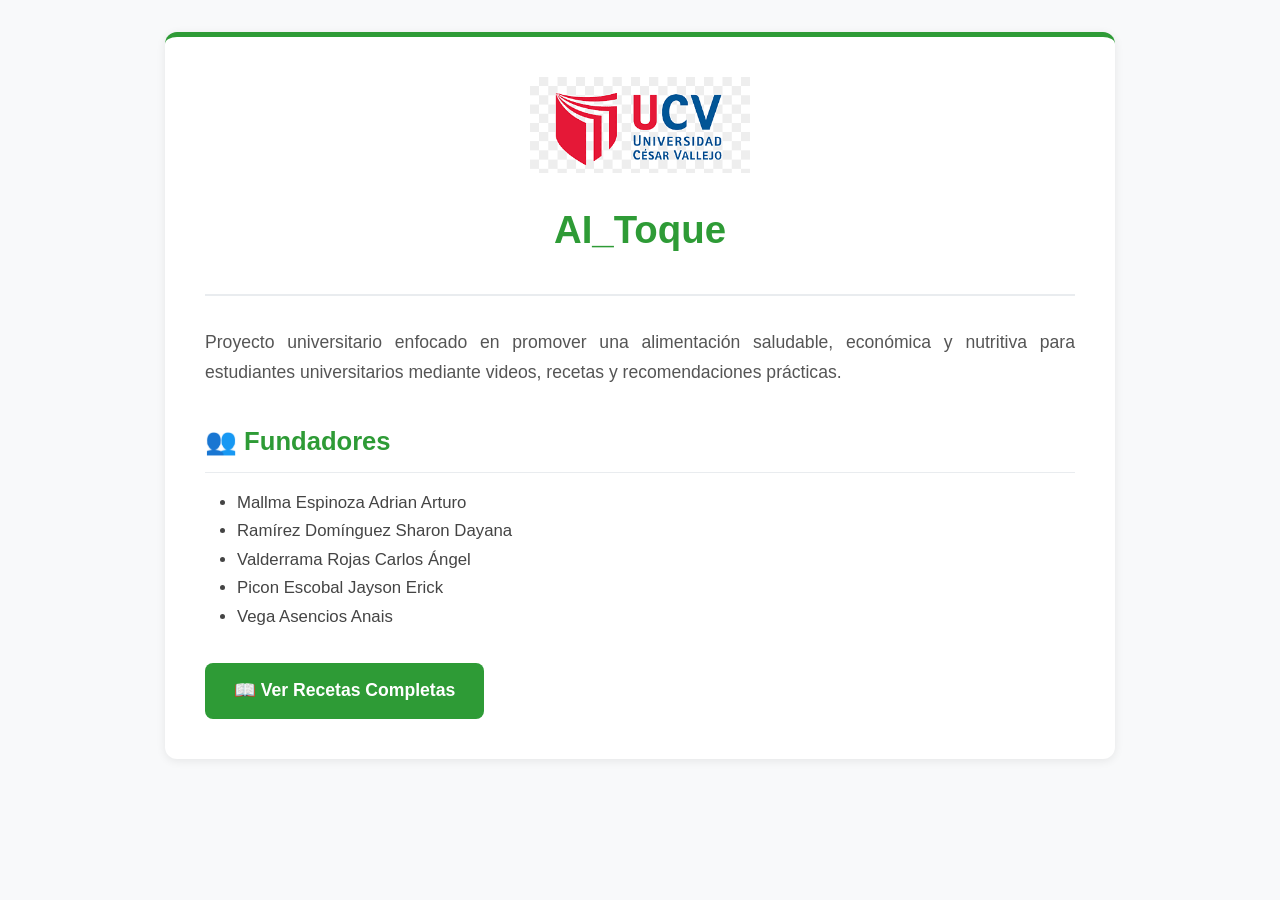
<file: index.html>
<!DOCTYPE html>
<html lang="es">
<head>
    <meta charset="UTF-8">
    <meta name="viewport" content="width=device-width, initial-scale=1.0">
    <title>AI_Toque - Recetas Saludables</title>
    <style>
        /* Estilos generales iguales al resto del sitio */
        * {
            margin: 0;
            padding: 0;
            box-sizing: border-box;
            font-family: 'Segoe UI', Roboto, Arial, sans-serif;
        }

        body {
            background-color: #f8f9fa;
            line-height: 1.7;
            padding: 2rem 1.5rem;
            color: #333;
        }

        /* Contenedor central */
        .contenedor {
            max-width: 950px;
            margin: 0 auto;
            background: #ffffff;
            padding: 2.5rem;
            border-radius: 12px;
            box-shadow: 0 2px 10px rgba(0,0,0,0.08);
            border-top: 5px solid #2e9b36;
        }

        /* Cabecera con logo */
        .cabecera {
            text-align: center;
            margin-bottom: 2rem;
            padding-bottom: 1.5rem;
            border-bottom: 2px solid #e9ecef;
        }

        .logo {
            max-width: 220px;
            margin-bottom: 1rem;
        }

        .cabecera h1 {
            color: #2e9b36;
            font-size: 2.4rem;
            margin-bottom: 0.5rem;
        }

        /* Descripción del proyecto */
        .descripcion {
            font-size: 1.1rem;
            color: #555;
            margin-bottom: 2rem;
            text-align: justify;
        }

        /* Sección fundadores */
        .fundadores h2 {
            color: #2e9b36;
            font-size: 1.6rem;
            margin-bottom: 1rem;
            padding-bottom: 0.5rem;
            border-bottom: 1px solid #e9ecef;
        }

        .fundadores ul {
            margin-left: 2rem;
            margin-bottom: 2rem;
            color: #444;
            font-size: 1.05rem;
        }

        /* Botón principal */
        .boton-principal {
            display: inline-block;
            padding: 0.8rem 1.8rem;
            background-color: #2e9b36;
            color: white;
            text-decoration: none;
            font-weight: bold;
            border-radius: 8px;
            font-size: 1.1rem;
            transition: background 0.2s ease, transform 0.1s ease;
        }

        .boton-principal:hover {
            background-color: #247a2b;
            transform: translateY(-2px);
        }

        /* Responsive para móviles */
        @media (max-width: 600px) {
            .contenedor {
                padding: 1.5rem;
            }
            .cabecera h1 {
                font-size: 2rem;
            }
        }
    </style>
</head>
<body>

    <div class="contenedor">
        <!-- Cabecera con logo -->
        <div class="cabecera">
            <img src="logo-ucv.png" alt="Universidad César Vallejo" class="logo">
            <h1>AI_Toque</h1>
        </div>

        <!-- Descripción del proyecto -->
        <div class="descripcion">
            <p>Proyecto universitario enfocado en promover una alimentación saludable, económica y nutritiva para estudiantes universitarios mediante videos, recetas y recomendaciones prácticas.</p>
        </div>

        <!-- Lista de fundadores -->
        <div class="fundadores">
            <h2>👥 Fundadores</h2>
            <ul>
                <li>Mallma Espinoza Adrian Arturo</li>
                <li>Ramírez Domínguez Sharon Dayana</li>
                <li>Valderrama Rojas Carlos Ángel</li>
                <li>Picon Escobal Jayson Erick</li>
                <li>Vega Asencios Anais</li>
            </ul>
        </div>

        <!-- Botón de acceso -->
        <a href="recetas.html" class="boton-principal">📖 Ver Recetas Completas</a>
    </div>

</body>
</html>
</file>
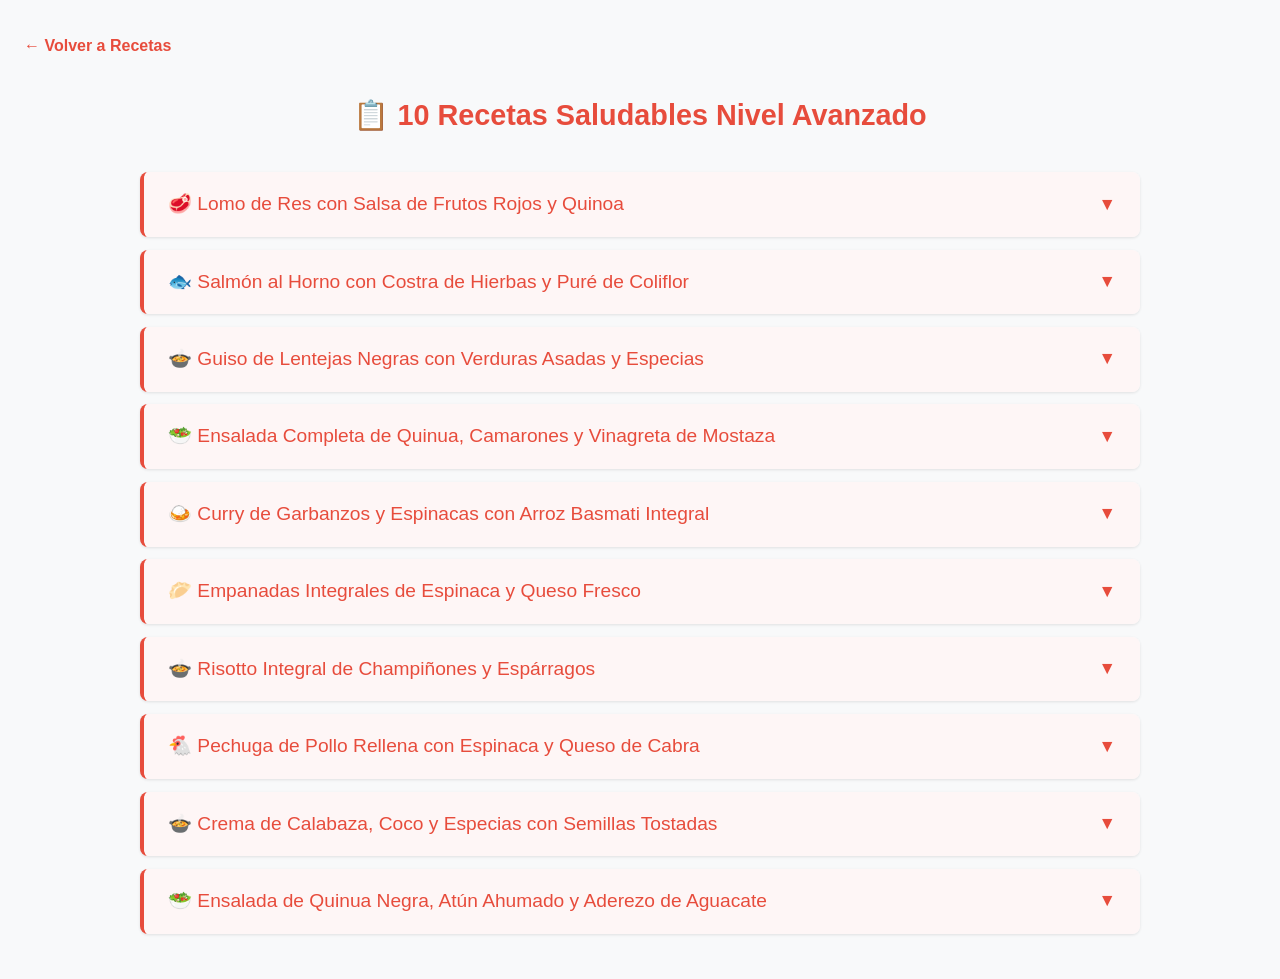
<file: avanzado.html>
<!DOCTYPE html>
<html lang="es">
<head>
    <meta charset="UTF-8">
    <meta name="viewport" content="width=device-width, initial-scale=1.0">
    <title>Nivel Avanzado - Recetas Saludables</title>
    <style>
        * {
            margin: 0;
            padding: 0;
            box-sizing: border-box;
            font-family: 'Segoe UI', Roboto, Arial, sans-serif;
        }

        body {
            background-color: #f8f9fa;
            line-height: 1.7;
            padding: 2rem 1.5rem;
        }

        h2 {
            text-align: center;
            color: #e74c3c;
            margin-bottom: 2rem;
            font-size: 1.8rem;
        }

        /* Estilo del acordeón */
        .acordeon {
            max-width: 1000px;
            margin: 0 auto 0.8rem auto;
            background: #ffffff;
            border-radius: 8px;
            box-shadow: 0 1px 3px rgba(0,0,0,0.1);
            overflow: hidden;
            border-left: 4px solid #e74c3c;
        }

        .cabecera-receta {
            background-color: #fef6f6;
            color: #e74c3c;
            padding: 1rem 1.5rem;
            cursor: pointer;
            display: flex;
            justify-content: space-between;
            align-items: center;
            font-size: 1.2rem;
            font-weight: 500;
            transition: background 0.2s;
        }

        .cabecera-receta:hover {
            background-color: #fde9e9;
        }

        .flecha {
            font-size: 1.1rem;
            font-weight: bold;
        }

        /* Empieza OCULTO por defecto */
        .cuerpo-receta {
            display: none;
            padding: 1.5rem;
            color: #333;
            border-top: 1px solid #eee;
            background: #ffffff;
        }

        .info-nutricional {
            background: #f9f9f9;
            padding: 0.8rem;
            border-radius: 6px;
            margin-bottom: 1.2rem;
            font-style: italic;
            color: #555;
        }

        .cuerpo-receta h4 {
            margin: 1.2rem 0 0.6rem;
            color: #444;
            font-size: 1.1rem;
            border-bottom: 1px dashed #eee;
            padding-bottom: 0.3rem;
        }

        .cuerpo-receta ul,
        .cuerpo-receta ol {
            margin-left: 1.8rem;
            margin-bottom: 1rem;
        }

        .boton-volver {
            display: inline-block;
            margin-bottom: 2rem;
            color: #e74c3c;
            text-decoration: none;
            font-weight: bold;
        }

        .boton-volver:hover {
            text-decoration: underline;
        }
    </style>
</head>
<body>

    <a href="recetas.html" class="boton-volver">← Volver a Recetas</a>

    <h2>📋 10 Recetas Saludables Nivel Avanzado</h2>

    <!-- RECETA 1 -->
    <div class="acordeon">
        <div class="cabecera-receta" onclick="mostrarOcultar(this)">
            🥩 Lomo de Res con Salsa de Frutos Rojos y Quinoa
            <span class="flecha">▼</span>
        </div>
        <div class="cuerpo-receta">
            <p class="info-nutricional"><strong>Valor nutricional:</strong> ~420 kcal | Carbohidratos: 35g | Proteínas: 42g | Grasas: 14g | Hierro, Zinc, Ácido fólico, Antioxidantes</p>
            <h4>🥣 Ingredientes</h4>
            <ul>
                <li>150g de lomo de res magro</li>
                <li>½ taza de quinoa real</li>
                <li>½ taza de frutos rojos (arándanos, frambuesas)</li>
                <li>1 cucharada de vinagre de manzana</li>
                <li>1 cucharadita de miel</li>
                <li>1 diente de ajo y 1 chalota picada</li>
                <li>1 taza de caldo de verduras</li>
                <li>Aceite de oliva, romero, tomillo, sal y pimienta</li>
            </ul>
            <h4>👩‍🍳 Preparación paso a paso</h4>
            <ol>
                <li>Lava la quinoa y cocínala en el caldo durante 18-20 minutos, deja reposar tapada 5 minutos.</li>
                <li>Sazona la carne con sal, pimienta, romero y tomillo. Sella en sartén caliente con unas gotas de aceite por 2-3 minutos por lado, retira y reserva en lugar tibio.</li>
                <li>En la misma sartén, sofríe chalota y ajo hasta dorar, agrega el vinagre, miel y frutos rojos, cocina reduciendo a fuego bajo 5 minutos hasta formar una salsa espesa.</li>
                <li>Sirve la carne cortada en medallones, baña con la salsa y acompaña con la quinoa.</li>
            </ol>
            <h4>🍽️ Sugerencia de emplatado</h4>
            <p>Coloca la quinoa en el centro, la carne a un lado y decora con hojas frescas de tomillo y frutos rojos enteros.</p>
        </div>
    </div>

    <!-- RECETA 2 -->
    <div class="acordeon">
        <div class="cabecera-receta" onclick="mostrarOcultar(this)">
            🐟 Salmón al Horno con Costra de Hierbas y Puré de Coliflor
            <span class="flecha">▼</span>
        </div>
        <div class="cuerpo-receta">
            <p class="info-nutricional"><strong>Valor nutricional:</strong> ~410 kcal | Carbohidratos: 18g | Proteínas: 38g | Grasas: 22g | Omega-3, Vitamina D, Potasio, Calcio</p>
            <h4>🥣 Ingredientes</h4>
            <ul>
                <li>180g de filete de salmón fresco</li>
                <li>300g de coliflor</li>
                <li>2 cucharadas de pan rallado integral</li>
                <li>Perejil, eneldo, cebollino y albahaca picados</li>
                <li>1 diente de ajo rallado</li>
                <li>2 cucharadas de leche descremada</li>
                <li>Jugo de limón, aceite de oliva, nuez moscada, sal y pimienta</li>
            </ul>
            <h4>👩‍🍳 Preparación paso a paso</h4>
            <ol>
                <li>Precalienta el horno a 190 °C. Lava y corta la coliflor en ramitos, cocina en agua con sal 15 minutos hasta que esté muy tierna.</li>
                <li>Mezcla el pan rallado con las hierbas, ajo, un chorrito de aceite, sal y pimienta. Cubre la parte superior del salmón con esta mezcla.</li>
                <li>Hornea el salmón 12-15 minutos hasta que la costra esté dorada.</li>
                <li>Procesa la coliflor escurrida con la leche, nuez moscada, sal y pimienta hasta obtener un puré cremoso.</li>
            </ol>
            <h4>🍽️ Sugerencia de emplatado</h4>
            <p>Sirve el puré de coliflor de base, coloca el salmón encima y decora con rodajas de limón y ramitas de eneldo.</p>
        </div>
    </div>

    <!-- RECETA 3 -->
    <div class="acordeon">
        <div class="cabecera-receta" onclick="mostrarOcultar(this)">
            🍲 Guiso de Lentejas Negras con Verduras Asadas y Especias
            <span class="flecha">▼</span>
        </div>
        <div class="cuerpo-receta">
            <p class="info-nutricional"><strong>Valor nutricional:</strong> ~360 kcal | Carbohidratos: 48g | Proteínas: 21g | Grasas: 9g | Hierro, Magnesio, Ácido fólico, Fibra</p>
            <h4>🥣 Ingredientes</h4>
            <ul>
                <li>1 taza de lentejas negras</li>
                <li>1 zanahoria, 1 calabacín, ½ pimentón rojo y ½ cebolla morada</li>
                <li>1 tomate maduro triturado</li>
                <li>1 cucharadita de comino, cúrcuma, jengibre en polvo y pimentón ahumado</li>
                <li>1 hoja de laurel</li>
                <li>500ml de caldo de verduras casero</li>
                <li>Aceite de oliva, sal y pimienta negra</li>
            </ul>
            <h4>👩‍🍳 Preparación paso a paso</h4>
            <ol>
                <li>Deja las lentejas en remojo 1 hora antes de cocinar, luego escurre y reserva.</li>
                <li>Corta las verduras en trozos grandes, colócalas en bandeja, rocía con aceite y sal, hornea a 180 °C por 20 minutos.</li>
                <li>En olla profunda, sofríe especias unos segundos, agrega tomate, caldo y lentejas. Cocina a fuego bajo 35-40 minutos.</li>
                <li>Incorpora las verduras asadas 5 minutos antes de terminar la cocción.</li>
            </ol>
            <h4>🍽️ Sugerencia de emplatado</h4>
            <p>Sirve caliente, decora con semillas de sésamo y perejil fresco, acompaña con una rodaja de pan integral.</p>
        </div>
    </div>

    <!-- RECETA 4 -->
    <div class="acordeon">
        <div class="cabecera-receta" onclick="mostrarOcultar(this)">
            🥗 Ensalada Completa de Quinua, Camarones y Vinagreta de Mostaza
            <span class="flecha">▼</span>
        </div>
        <div class="cuerpo-receta">
            <p class="info-nutricional"><strong>Valor nutricional:</strong> ~390 kcal | Carbohidratos: 32g | Proteínas: 34g | Grasas: 13g | Omega-3, Yodo, Zinc, Vitaminas A y C</p>
            <h4>🥣 Ingredientes</h4>
            <ul>
                <li>½ taza de quinua cocida y enfriada</li>
                <li>120g de camarones pelados y limpios</li>
                <li>½ aguacate, ½ pepino, 1 tomate y ¼ cebolla morada</li>
                <li>Un puñado de rúcula fresca</li>
                <li>1 cucharadita de mostaza Dijon</li>
                <li>1 cucharada de vinagre de vino blanco</li>
                <li>2 cucharadas de aceite de oliva virgen extra</li>
                <li>Jugo de limón, sal, pimienta y orégano</li>
            </ul>
            <h4>👩‍🍳 Preparación paso a paso</h4>
            <ol>
                <li>Cocina la quinua con una pizca de sal, deja enfriar completamente antes de usar.</li>
                <li>Sazona los camarones, sella en sartén caliente con un poco de aceite 2 minutos por lado, retira y deja enfriar.</li>
                <li>Prepara la vinagreta mezclando mostaza, vinagre, aceite, limón, orégano, sal y pimienta hasta emulsionar.</li>
                <li>Mezcla en un bol rúcula, quinua, verduras cortadas, camarones y aguacate, añade la vinagreta justo antes de servir.</li>
            </ol>
            <h4>🍽️ Sugerencia de emplatado</h4>
            <p>Arma la ensalada en capas en plato hondo, decora con semillas de calabaza y unas gotas de aceite de oliva.</p>
        </div>
    </div>

    <!-- RECETA 5 -->
    <div class="acordeon">
        <div class="cabecera-receta" onclick="mostrarOcultar(this)">
            🍛 Curry de Garbanzos y Espinacas con Arroz Basmati Integral
            <span class="flecha">▼</span>
        </div>
        <div class="cuerpo-receta">
            <p class="info-nutricional"><strong>Valor nutricional:</strong> ~380 kcal | Carbohidratos: 58g | Proteínas: 16g | Grasas: 11g | Fibra, Hierro, Calcio, Potasio</p>
            <h4>🥣 Ingredientes</h4>
            <ul>
                <li>1 taza de garbanzos cocidos</li>
                <li>1 taza de espinacas frescas</li>
                <li>½ taza de arroz basmati integral</li>
                <li>1 cebolla, 2 dientes de ajo y 1 trozo de jengibre fresco</li>
                <li>1 cucharadita de curry, cúrcuma, comino y cilantro molido</li>
                <li>200ml de leche de coco ligera</li>
                <li>1 tomate triturado</li>
                <li>Aceite de oliva, sal y pimienta</li>
            </ul>
            <h4>👩‍🍳 Preparación paso a paso</h4>
            <ol>
                <li>Cocina el arroz en agua con sal 35-40 minutos, deja reposar tapado 10 minutos.</li>
                <li>Sofríe cebolla, ajo y jengibre rallado hasta transparente, agrega especias y cocina 1 minuto sin dejar de mover.</li>
                <li>Añade tomate, leche de coco y garbanzos, cocina a fuego bajo 15 minutos.</li>
                <li>Incorpora las espinacas y cocina 2 minutos más hasta que se ablanden.</li>
            </ol>
            <h4>🍽️ Sugerencia de emplatado</h4>
            <p>Sirve el arroz en un lado y el curry en el otro, decora con hojas de cilantro fresco y unas semillas de sésamo.</p>
        </div>
    </div>

    <!-- RECETA 6 -->
    <div class="acordeon">
        <div class="cabecera-receta" onclick="mostrarOcultar(this)">
            🥟 Empanadas Integrales de Espinaca y Queso Fresco
            <span class="flecha">▼</span>
        </div>
        <div class="cuerpo-receta">
            <p class="info-nutricional"><strong>Valor nutricional:</strong> ~320 kcal por unidad | Carbohidratos: 38g | Proteínas: 14g | Grasas: 12g | Fibra, Calcio, Vitamina A</p>
            <h4>🥣 Ingredientes</h4>
            <ul>
                <li>1 taza de harina integral</li>
                <li>½ taza de agua tibia</li>
                <li>1 cucharada de aceite de oliva</li>
                <li>300g de espinacas cocidas y bien escurridas</li>
                <li>100g de queso fresco bajo en grasa</li>
                <li>½ cebolla picada y 1 diente de ajo</li>
                <li>Nuez moscada, sal y pimienta</li>
            </ul>
            <h4>👩‍🍳 Preparación paso a paso</h4>
            <ol>
                <li>Prepara la masa mezclando harina, agua, aceite y sal, amasa hasta obtener una masa homogénea, deja reposar 20 minutos cubierta.</li>
                <li>Sofríe cebolla y ajo, agrega espinaca picada, condimenta y deja enfriar. Mezcla con el queso desmenuzado.</li>
                <li>Estira la masa, corta círculos, rellena, cierra presionando los bordes y haz pliegues.</li>
                <li>Precalienta horno a 180 °C, hornea 20-25 minutos hasta que estén doradas.</li>
            </ol>
            <h4>🍽️ Sugerencia de emplatado</h4>
            <p>Sirve calientes, acompaña con una ensalada fresca o una salsa de yogur y hierbas.</p>
        </div>
    </div>

    <!-- RECETA 7 -->
    <div class="acordeon">
        <div class="cabecera-receta" onclick="mostrarOcultar(this)">
            🍲 Risotto Integral de Champiñones y Espárragos
            <span class="flecha">▼</span>
        </div>
        <div class="cuerpo-receta">
            <p class="info-nutricional"><strong>Valor nutricional:</strong> ~370 kcal | Carbohidratos: 52g | Proteínas: 13g | Grasas: 11g | Fibra, Potasio, Vitaminas del grupo B</p>
            <h4>🥣 Ingredientes</h4>
            <ul>
                <li>1 taza de arroz integral corto</li>
                <li>150g de champiñones variados</li>
                <li>100g de espárragos verdes</li>
                <li>½ cebolla picada fina</li>
                <li>1 diente de ajo</li>
                <li>600ml de caldo de verduras caliente</li>
                <li>2 cucharadas de queso parmesano rallado bajo en grasa</li>
                <li>1 cucharada de aceite de oliva, vino blanco seco, sal y pimienta</li>
            </ul>
            <h4>👩‍🍳 Preparación paso a paso</h4>
            <ol>
                <li>Sofríe cebolla y ajo hasta transparente, agrega el arroz y tuesta 2 minutos.</li>
                <li>Añade un chorrito de vino y deja evaporar, luego agrega el caldo poco a poco, mezclando constantemente.</li>
                <li>Cocina 35-40 minutos, añade champiñones y espárragos cortados a los 20 minutos.</li>
                <li>Apaga el fuego, incorpora el queso, tapa y deja reposar 3 minutos antes de servir.</li>
            </ol>
            <h4>🍽️ Sugerencia de emplatado</h4>
            <p>Sirve en plato hondo, decora con espárragos enteros y un poco más de queso rallado.</p>
        </div>
    </div>

    <!-- RECETA 8 -->
    <div class="acordeon">
        <div class="cabecera-receta" onclick="mostrarOcultar(this)">
            🐔 Pechuga de Pollo Rellena con Espinaca y Queso de Cabra
            <span class="flecha">▼</span>
        </div>
        <div class="cuerpo-receta">
            <p class="info-nutricional"><strong>Valor nutricional:</strong> ~365 kcal | Carbohidratos: 8g | Proteínas: 45g | Grasas: 17g | Hierro, Calcio, Vitamina B6</p>
            <h4>🥣 Ingredientes</h4>
            <ul>
                <li>150g de pechuga de pollo entera</li>
                <li>50g de espinaca cocida y escurrida</li>
                <li>30g de queso de cabra bajo en grasa</li>
                <li>1 diente de ajo rallado</li>
                <li>1 cucharadita de mostaza</li>
                <li>Jugo de limón, aceite de oliva, tomillo, sal y pimienta</li>
            </ul>
            <h4>👩‍🍳 Preparación paso a paso</h4>
            <ol>
                <li>Abre la pechuga como un libro sin cortar del todo, aplana ligeramente.</li>
                <li>Mezcla espinaca, queso, ajo, mostaza, sal y pimienta, coloca en el centro de la carne.</li>
                <li>Cierra la pechuga, sujeta con palillos de madera y sazona por fuera con limón, tomillo, sal y pimienta.</li>
                <li>Sella en sartén 3 minutos por lado, luego termina de cocinar en horno a 180 °C por 15 minutos.</li>
            </ol>
            <h4>🍽️ Sugerencia de emplatado</h4>
            <p>Corta en rodajas, sirve acompañado de una ensalada de tomate y rúcula, decora con hierbas frescas.</p>
        </div>
    </div>

    <!-- RECETA 9 -->
    <div class="acordeon">
        <div class="cabecera-receta" onclick="mostrarOcultar(this)">
            🍲 Crema de Calabaza, Coco y Especias con Semillas Tostadas
            <span class="flecha">▼</span>
        </div>
        <div class="cuerpo-receta">
            <p class="info-nutricional"><strong>Valor nutricional:</strong> ~275 kcal | Carbohidratos: 32g | Proteínas: 5g | Grasas: 14g | Vitamina A, Potasio, Antioxidantes</p>
            <h4>🥣 Ingredientes</h4>
            <ul>
                <li>600g de calabaza pelada y cortada</li>
                <li>1 cebolla y 1 diente de ajo</li>
                <li>1 trozo de jengibre fresco</li>
                <li>200ml de leche de coco ligera</li>
                <li>300ml de caldo de verduras</li>
                <li>Canela, nuez moscada, comino y pimienta negra</li>
                <li>1 cucharada de semillas mixtas (calabaza, girasol, sésamo)</li>
            </ul>
            <h4>👩‍🍳 Preparación paso a paso</h4>
            <ol>
                <li>Sofríe cebolla, ajo y jengibre, agrega calabaza y cocina 5 minutos.</li>
                <li>Añade caldo y especias, cocina 25 minutos hasta que la calabaza esté muy blanda.</li>
                <li>Procesa hasta obtener una crema fina, agrega leche de coco y cocina 3 minutos más.</li>
                <li>Tuesta las semillas en sartén seca unos minutos hasta que suelten aroma.</li>
            </ol>
            <h4>🍽️ Sugerencia de emplatado</h4>
            <p>Sirve caliente, espolvorea las semillas tostadas encima y decora con una ramita de canela.</p>
        </div>
    </div>

    <!-- RECETA 10 -->
    <div class="acordeon">
        <div class="cabecera-receta" onclick="mostrarOcultar(this)">
            🥗 Ensalada de Quinua Negra, Atún Ahumado y Aderezo de Aguacate
            <span class="flecha">▼</span>
        </div>
        <div class="cuerpo-receta">
            <p class="info-nutricional"><strong>Valor nutricional:</strong> ~395 kcal | Carbohidratos: 34g | Proteínas: 32g | Grasas: 16g | Omega-3, Ácido fólico, Potasio, Vitamina E</p>
            <h4>🥣 Ingredientes</h4>
            <ul>
                <li>½ taza de quinua negra</li>
                <li>100g de atún ahumado bajo en sodio</li>
                <li>½ aguacate maduro</li>
                <li>½ pepino, ½ pimentón amarillo y ¼ cebolla morada</li>
                <li>Un puñado de hojas de rúcula y canónigos</li>
                <li>Jugo de limón, agua, cilantro fresco, sal y pimienta</li>
            </ul>
            <h4>👩‍🍳 Preparación paso a paso</h4>
            <ol>
                <li>Cocina la quinua negra en el doble de agua con sal durante 25-30 minutos, deja enfriar completamente.</li>
                <li>Prepara el aderezo procesando aguacate, limón, un chorrito de agua, cilantro, sal y pimienta hasta que quede cremoso.</li>
                <li>Corta las verduras en juliana fina, desmenuza el atún.</li>
                <li>Mezcla todos los ingredientes en un bol amplio, añade el aderezo y mezcla suavemente.</li>
            </ol>
            <h4>🍽️ Sugerencia de emplatado</h4>
            <p>Presenta en plato hondo, decora con semillas de chía y rodajas finas de limón.</p>
        </div>
    </div>

    <!-- FUNCIÓN DE FUNCIONAMIENTO -->
    <script>
        function mostrarOcultar(titulo) {
            const contenido = titulo.nextElementSibling;
            const flecha = titulo.querySelector('.flecha');
            if (contenido.style.display === "block") {
                contenido.style.display = "none";
                flecha.textContent = "▼";
            } else {
                contenido.style.display = "block";
                flecha.textContent = "▲";
            }
        }
    </script>

</body>
</html>
</file>
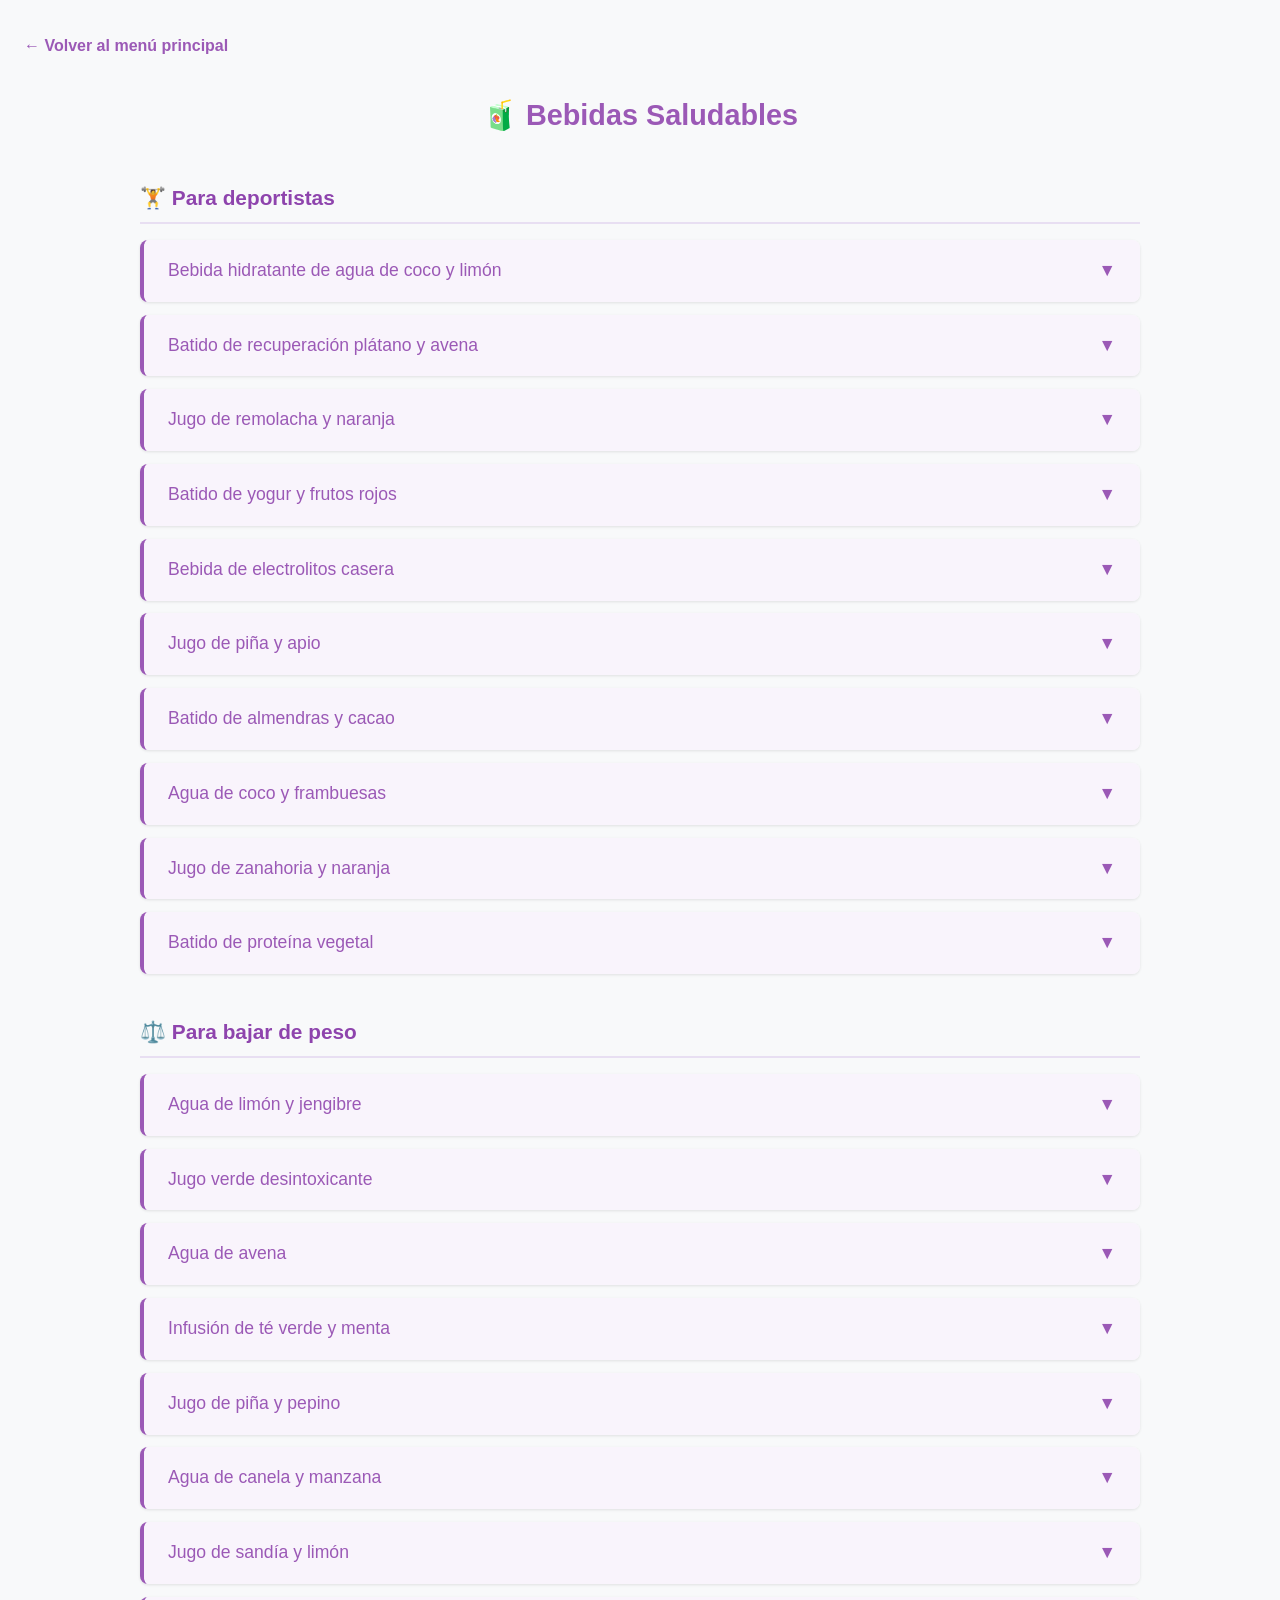
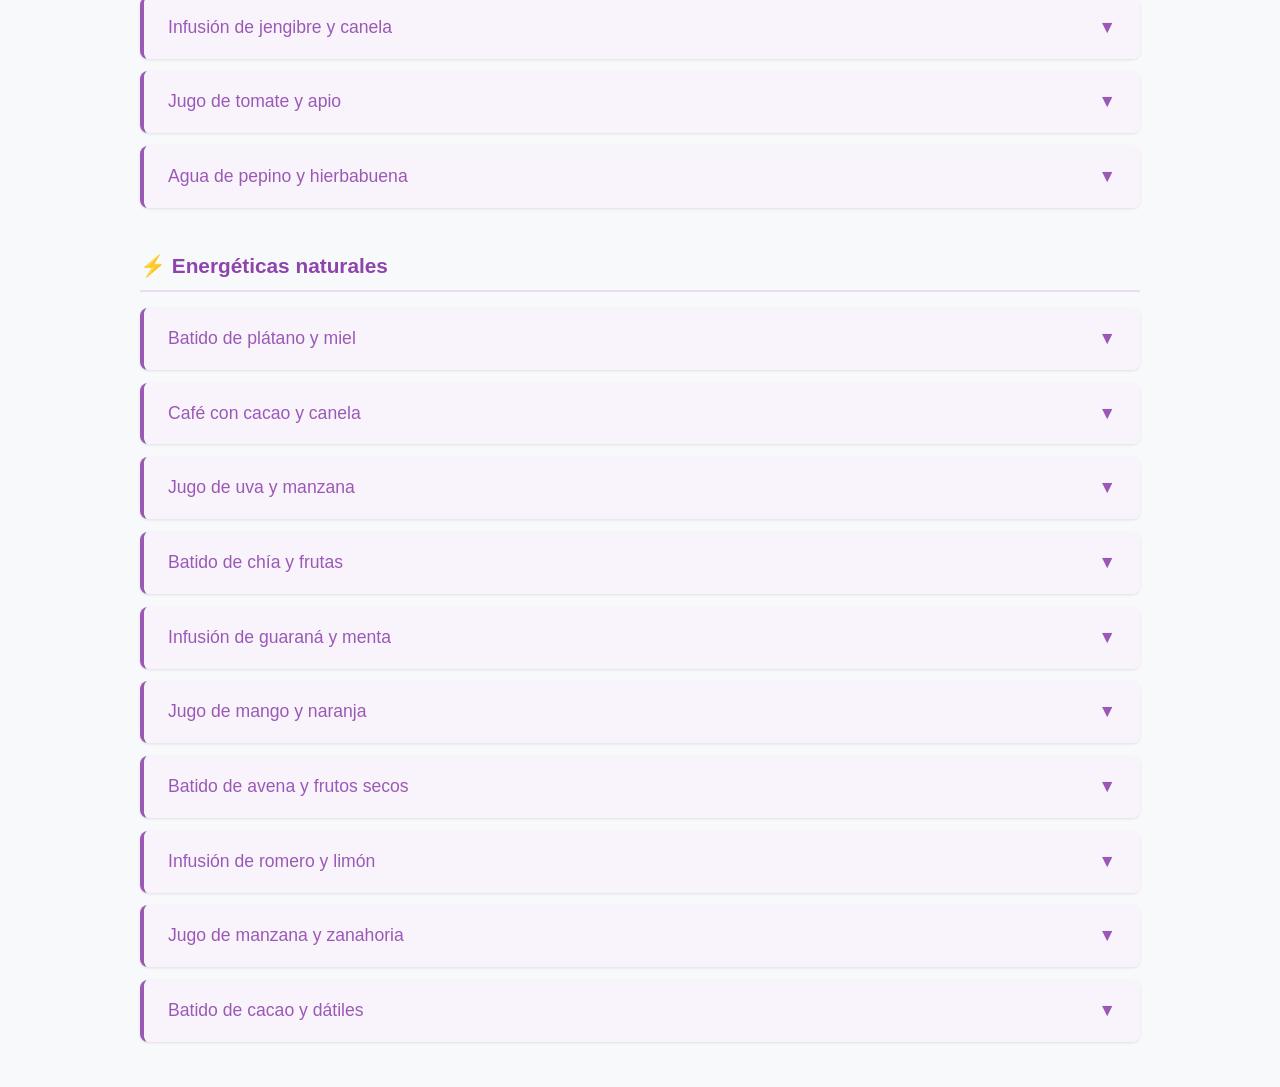
<file: bebidas.html>
<!DOCTYPE html>
<html lang="es">
<head>
    <meta charset="UTF-8">
    <meta name="viewport" content="width=device-width, initial-scale=1.0">
    <title>Bebidas Saludables</title>
    <style>
        * {
            margin: 0;
            padding: 0;
            box-sizing: border-box;
            font-family: 'Segoe UI', Roboto, Arial, sans-serif;
        }

        body {
            background-color: #f8f9fa;
            line-height: 1.7;
            padding: 2rem 1.5rem;
        }

        h2 {
            text-align: center;
            color: #9b59b6;
            margin-bottom: 2rem;
            font-size: 1.8rem;
        }

        .categoria {
            max-width: 1000px;
            margin: 2.5rem auto 1rem auto;
            font-size: 1.3rem;
            font-weight: bold;
            color: #8e44ad;
            padding-bottom: 0.4rem;
            border-bottom: 2px solid #e8dff2;
        }

        .acordeon {
            max-width: 1000px;
            margin: 0 auto 0.8rem auto;
            background: #ffffff;
            border-radius: 8px;
            box-shadow: 0 1px 3px rgba(0,0,0,0.1);
            overflow: hidden;
            border-left: 4px solid #9b59b6;
        }

        .cabecera-receta {
            background-color: #f9f4fc;
            color: #9b59b6;
            padding: 1rem 1.5rem;
            cursor: pointer;
            display: flex;
            justify-content: space-between;
            align-items: center;
            font-size: 1.1rem;
            font-weight: 500;
            transition: background 0.2s;
        }

        .cabecera-receta:hover {
            background-color: #f3e9fa;
        }

        .flecha {
            font-size: 1.1rem;
            font-weight: bold;
        }

        .cuerpo-receta {
            display: none;
            padding: 1.5rem;
            color: #333;
            border-top: 1px solid #eee;
            background: #ffffff;
        }

        .info-nutricional {
            background: #f9f9f9;
            padding: 0.8rem;
            border-radius: 6px;
            margin-bottom: 1.2rem;
            font-style: italic;
            color: #555;
        }

        .cuerpo-receta h4 {
            margin: 1.2rem 0 0.6rem;
            color: #444;
            font-size: 1.1rem;
            border-bottom: 1px dashed #eee;
            padding-bottom: 0.3rem;
        }

        .cuerpo-receta ul,
        .cuerpo-receta ol {
            margin-left: 1.8rem;
            margin-bottom: 1rem;
        }

        .boton-volver {
            display: inline-block;
            margin-bottom: 2rem;
            color: #9b59b6;
            text-decoration: none;
            font-weight: bold;
        }

        .boton-volver:hover {
            text-decoration: underline;
        }
    </style>
</head>
<body>

    <a href="recetas.html" class="boton-volver">← Volver al menú principal</a>

    <h2>🧃 Bebidas Saludables</h2>

    <!-- ====================== CATEGORÍA 1: PARA DEPORTISTAS ====================== -->
    <div class="categoria">🏋️ Para deportistas</div>

    <!-- 1 -->
    <div class="acordeon">
        <div class="cabecera-receta" onclick="mostrarOcultar(this)">
            Bebida hidratante de agua de coco y limón
            <span class="flecha">▼</span>
        </div>
        <div class="cuerpo-receta">
            <p class="info-nutricional"><strong>Valores:</strong> ~55 kcal | 12g carbohidratos | 0.6g proteína | 0.2g grasa | Repone electrolitos y evita calambres</p>
            <h4>Ingredientes</h4>
            <ul>
                <li>200 ml de agua de coco natural</li>
                <li>Jugo de medio limón</li>
                <li>1 pizca de sal marina</li>
                <li>Hielo al gusto</li>
            </ul>
            <h4>Preparación</h4>
            <ol>
                <li>Mezcla todos los ingredientes en un vaso.</li>
                <li>Agrega hielo y sirve de inmediato.</li>
            </ol>
        </div>
    </div>

    <!-- 2 -->
    <div class="acordeon">
        <div class="cabecera-receta" onclick="mostrarOcultar(this)">
            Batido de recuperación plátano y avena
            <span class="flecha">▼</span>
        </div>
        <div class="cuerpo-receta">
            <p class="info-nutricional"><strong>Valores:</strong> ~210 kcal | 38g carbohidratos | 7g proteína | 4g grasa | Ayuda a reparar músculos</p>
            <h4>Ingredientes</h4>
            <ul>
                <li>1 plátano maduro</li>
                <li>2 cucharadas de avena en hojuelas</li>
                <li>200 ml de leche descremada o vegetal</li>
                <li>Media cucharadita de canela</li>
            </ul>
            <h4>Preparación</h4>
            <ol>
                <li>Licúa todo hasta obtener una mezcla cremosa.</li>
                <li>Sirve fresco en los 30 min posteriores al ejercicio.</li>
            </ol>
        </div>
    </div>

    <!-- 3 -->
    <div class="acordeon">
        <div class="cabecera-receta" onclick="mostrarOcultar(this)">
            Jugo de remolacha y naranja
            <span class="flecha">▼</span>
        </div>
        <div class="cuerpo-receta">
            <p class="info-nutricional"><strong>Valores:</strong> ~135 kcal | 30g carbohidratos | 2.2g proteína | 0.4g grasa | Mejora resistencia y circulación</p>
            <h4>Ingredientes</h4>
            <ul>
                <li>½ remolacha pequeña</li>
                <li>Jugo de 2 naranjas</li>
                <li>100 ml de agua</li>
            </ul>
            <h4>Preparación</h4>
            <ol>
                <li>Pela y corta la remolacha en trozos.</li>
                <li>Licúa con el jugo y el agua, cuela y sirve.</li>
            </ol>
        </div>
    </div>

    <!-- 4 -->
    <div class="acordeon">
        <div class="cabecera-receta" onclick="mostrarOcultar(this)">
            Batido de yogur y frutos rojos
            <span class="flecha">▼</span>
        </div>
        <div class="cuerpo-receta">
            <p class="info-nutricional"><strong>Valores:</strong> ~180 kcal | 22g carbohidratos | 15g proteína | 3.5g grasa | Recuperación muscular rápida</p>
            <h4>Ingredientes</h4>
            <ul>
                <li>150 g de yogur natural sin azúcar</li>
                <li>½ taza de frutos rojos</li>
                <li>1 cucharadita de semillas de chía</li>
                <li>100 ml de agua</li>
            </ul>
            <h4>Preparación</h4>
            <ol>
                <li>Licúa todos los ingredientes hasta integrar.</li>
                <li>Sirve al momento.</li>
            </ol>
        </div>
    </div>

    <!-- 5 -->
    <div class="acordeon">
        <div class="cabecera-receta" onclick="mostrarOcultar(this)">
            Bebida de electrolitos casera
            <span class="flecha">▼</span>
        </div>
        <div class="cuerpo-receta">
            <p class="info-nutricional"><strong>Valores:</strong> ~80 kcal | 19g carbohidratos | 0g proteína | 0g grasa | Equilibra minerales después del esfuerzo</p>
            <h4>Ingredientes</h4>
            <ul>
                <li>500 ml de agua</li>
                <li>Jugo de 1 limón</li>
                <li>1 cucharadita de miel</li>
                <li>½ cucharadita de sal marina</li>
                <li>½ cucharadita de bicarbonato</li>
            </ul>
            <h4>Preparación</h4>
            <ol>
                <li>Mezcla todo hasta disolver bien.</li>
                <li>Guarda en la nevera y consume durante el día.</li>
            </ol>
        </div>
    </div>

    <!-- 6 -->
    <div class="acordeon">
        <div class="cabecera-receta" onclick="mostrarOcultar(this)">
            Jugo de piña y apio
            <span class="flecha">▼</span>
        </div>
        <div class="cuerpo-receta">
            <p class="info-nutricional"><strong>Valores:</strong> ~95 kcal | 22g carbohidratos | 1g proteína | 0.3g grasa | Reduce inflamación muscular</p>
            <h4>Ingredientes</h4>
            <ul>
                <li>2 rodajas de piña</li>
                <li>1 tallo de apio</li>
                <li>150 ml de agua</li>
            </ul>
            <h4>Preparación</h4>
            <ol>
                <li>Lava y corta en trozos, licúa todo.</li>
                <li>Cuela si prefieres más ligero.</li>
            </ol>
        </div>
    </div>

    <!-- 7 -->
    <div class="acordeon">
        <div class="cabecera-receta" onclick="mostrarOcultar(this)">
            Batido de almendras y cacao
            <span class="flecha">▼</span>
        </div>
        <div class="cuerpo-receta">
            <p class="info-nutricional"><strong>Valores:</strong> ~200 kcal | 16g carbohidratos | 8g proteína | 11g grasa | Energía sostenida y antioxidantes</p>
            <h4>Ingredientes</h4>
            <ul>
                <li>200 ml de leche de almendras</li>
                <li>1 cucharada de cacao puro en polvo</li>
                <li>1 cucharadita de miel</li>
                <li>1 pizca de canela</li>
            </ul>
            <h4>Preparación</h4>
            <ol>
                <li>Mezcla todo en licuadora o batidor.</li>
                <li>Sirve tibio o frío.</li>
            </ol>
        </div>
    </div>

    <!-- 8 -->
    <div class="acordeon">
        <div class="cabecera-receta" onclick="mostrarOcultar(this)">
            Agua de coco y frambuesas
            <span class="flecha">▼</span>
        </div>
        <div class="cuerpo-receta">
            <p class="info-nutricional"><strong>Valores:</strong> ~70 kcal | 16g carbohidratos | 0.8g proteína | 0.3g grasa | Hidratación con antioxidantes</p>
            <h4>Ingredientes</h4>
            <ul>
                <li>200 ml de agua de coco</li>
                <li>½ taza de frambuesas</li>
                <li>Hielo al gusto</li>
            </ul>
            <h4>Preparación</h4>
            <ol>
                <li>Licúa suavemente las frambuesas con el agua de coco.</li>
                <li>Sirve con hielo.</li>
            </ol>
        </div>
    </div>

    <!-- 9 -->
    <div class="acordeon">
        <div class="cabecera-receta" onclick="mostrarOcultar(this)">
            Jugo de zanahoria y naranja
            <span class="flecha">▼</span>
        </div>
        <div class="cuerpo-receta">
            <p class="info-nutricional"><strong>Valores:</strong> ~120 kcal | 28g carbohidratos | 1.8g proteína | 0.4g grasa | Mejora visión y resistencia</p>
            <h4>Ingredientes</h4>
            <ul>
                <li>1 zanahoria mediana</li>
                <li>Jugo de 2 naranjas</li>
                <li>100 ml de agua</li>
            </ul>
            <h4>Preparación</h4>
            <ol>
                <li>Corta y licúa todo junto.</li>
                <li>Cuela y sirve fresco.</li>
            </ol>
        </div>
    </div>

    <!-- 10 -->
    <div class="acordeon">
        <div class="cabecera-receta" onclick="mostrarOcultar(this)">
            Batido de proteína vegetal
            <span class="flecha">▼</span>
        </div>
        <div class="cuerpo-receta">
            <p class="info-nutricional"><strong>Valores:</strong> ~220 kcal | 24g carbohidratos | 20g proteína | 6g grasa | Recuperación muscular completa</p>
            <h4>Ingredientes</h4>
            <ul>
                <li>200 ml de leche de soja</li>
                <li>1 cucharada de semillas de girasol</li>
                <li>½ plátano</li>
                <li>1 cucharadita de cacao puro</li>
            </ul>
            <h4>Preparación</h4>
            <ol>
                <li>Licúa todo hasta obtener una mezcla homogénea.</li>
                <li>Consumir inmediatamente.</li>
            </ol>
        </div>
    </div>

    <!-- ====================== CATEGORÍA 2: PARA BAJAR DE PESO ====================== -->
    <div class="categoria">⚖️ Para bajar de peso</div>

    <!-- 1 -->
    <div class="acordeon">
        <div class="cabecera-receta" onclick="mostrarOcultar(this)">
            Agua de limón y jengibre
            <span class="flecha">▼</span>
        </div>
        <div class="cuerpo-receta">
            <p class="info-nutricional"><strong>Valores:</strong> ~30 kcal | 7g carbohidratos | 0.2g proteína | 0g grasa | Acelera metabolismo y quema grasas</p>
            <h4>Ingredientes</h4>
            <ul>
                <li>Jugo de 2 limones</li>
                <li>5 g de jengibre fresco rallado</li>
                <li>1 litro de agua</li>
            </ul>
            <h4>Preparación</h4>
            <ol>
                <li>Mezcla todo y deja reposar 10 min.</li>
                <li>Beber durante todo el día.</li>
            </ol>
        </div>
    </div>

    <!-- 2 -->
    <div class="acordeon">
        <div class="cabecera-receta" onclick="mostrarOcultar(this)">
            Jugo verde desintoxicante
            <span class="flecha">▼</span>
        </div>
        <div class="cuerpo-receta">
            <p class="info-nutricional"><strong>Valores:</strong> ~110 kcal | 24g carbohidratos | 2g proteína | 0.5g grasa | Limpia el organismo y sacia</p>
            <h4>Ingredientes</h4>
            <ul>
                <li>1 puñado de espinacas</li>
                <li>1 manzana verde</li>
                <li>1 tallo de apio</li>
                <li>Jugo de medio limón</li>
                <li>150 ml de agua</li>
            </ul>
            <h4>Preparación</h4>
            <ol>
                <li>Lava bien y licúa todo.</li>
                <li>Sirve sin colar para aprovechar la fibra.</li>
            </ol>
        </div>
    </div>

    <!-- 3 -->
    <div class="acordeon">
        <div class="cabecera-receta" onclick="mostrarOcultar(this)">
            Agua de avena
            <span class="flecha">▼</span>
        </div>
        <div class="cuerpo-receta">
            <p class="info-nutricional"><strong>Valores:</strong> ~150 kcal | 27g carbohidratos | 5g proteína | 3g grasa | Reduce el apetito y regula glucosa</p>
            <h4>Ingredientes</h4>
            <ul>
                <li>3 cucharadas de avena</li>
                <li>1 litro de agua</li>
                <li>1 pizca de canela</li>
            </ul>
            <h4>Preparación</h4>
            <ol>
                <li>Deja reposar la avena en media taza de agua 1 hora.</li>
                <li>Licúa, agrega el resto del agua y canela.</li>
                <li>Cuela y bebe antes de las comidas.</li>
            </ol>
        </div>
    </div>

    <!-- 4 -->
    <div class="acordeon">
        <div class="cabecera-receta" onclick="mostrarOcultar(this)">
            Infusión de té verde y menta
            <span class="flecha">▼</span>
        </div>
        <div class="cuerpo-receta">
            <p class="info-nutricional"><strong>Valores:</strong> ~15 kcal | 3g carbohidratos | 0.1g proteína | 0g grasa | Quemagrasas natural y digestivo</p>
            <h4>Ingredientes</h4>
            <ul>
                <li>1 cucharadita de té verde</li>
                <li>3 hojas de menta fresca</li>
                <li>250 ml de agua hirviendo</li>
            </ul>
            <h4>Preparación</h4>
            <ol>
                <li>Infusiona 5 minutos, tapa y cuela.</li>
                <li>Tomar hasta 2 tazas al día.</li>
            </ol>
        </div>
    </div>

    <!-- 5 -->
    <div class="acordeon">
        <div class="cabecera-receta" onclick="mostrarOcultar(this)">
            Jugo de piña y pepino
            <span class="flecha">▼</span>
        </div>
        <div class="cuerpo-receta">
            <p class="info-nutricional"><strong>Valores:</strong> ~90 kcal | 21g carbohidratos | 0.9g proteína | 0.2g grasa | Diurético y reduce hinchazón</p>
            <h4>Ingredientes</h4>
            <ul>
                <li>2 rodajas de piña</li>
                <li>½ pepino con cáscara</li>
                <li>Jugo de medio limón</li>
                <li>150 ml de agua</li>
            </ul>
            <h4>Preparación</h4>
            <ol>
                <li>Licúa todo, cuela o no según gusto.</li>
                <li>Sirve en ayunas.</li>
            </ol>
        </div>
    </div>

    <!-- 6 -->
    <div class="acordeon">
        <div class="cabecera-receta" onclick="mostrarOcultar(this)">
            Agua de canela y manzana
            <span class="flecha">▼</span>
        </div>
        <div class="cuerpo-receta">
            <p class="info-nutricional"><strong>Valores:</strong> ~40 kcal | 9g carbohidratos | 0.2g proteína | 0.1g grasa | Controla ansiedad por dulces</p>
            <h4>Ingredientes</h4>
            <ul>
                <li>1 manzana en rodajas</li>
                <li>1 rama de canela</li>
                <li>500 ml de agua</li>
            </ul>
            <h4>Preparación</h4>
            <ol>
                <li>Hervir 5 minutos, apagar y reposar 10 min.</li>
                <li>Cuela y bebe caliente o frío.</li>
            </ol>
        </div>
    </div>

    <!-- 7 -->
    <div class="acordeon">
        <div class="cabecera-receta" onclick="mostrarOcultar(this)">
            Jugo de sandía y limón
            <span class="flecha">▼</span>
        </div>
        <div class="cuerpo-receta">
            <p class="info-nutricional"><strong>Valores:</strong> ~75 kcal | 18g carbohidratos | 0.6g proteína | 0.2g grasa | Baja calorías y sacia rápido</p>
            <h4>Ingredientes</h4>
            <ul>
                <li>200 g de sandía sin semillas</li>
                <li>Jugo de 1 limón</li>
                <li>100 ml de agua</li>
            </ul>
            <h4>Preparación</h4>
            <ol>
                <li>Licúa todo, sirve con hielo.</li>
            </ol>
        </div>
    </div>

    <!-- 8 -->
    <div class="acordeon">
        <div class="cabecera-receta" onclick="mostrarOcultar(this)">
            Infusión de jengibre y canela
            <span class="flecha">▼</span>
        </div>
        <div class="cuerpo-receta">
            <p class="info-nutricional"><strong>Valores:</strong> ~20 kcal | 4.5g carbohidratos | 0.1g proteína | 0g grasa | Aumenta gasto calórico en reposo</p>
            <h4>Ingredientes</h4>
            <ul>
                <li>5 g de jengibre en rodajas</li>
                <li>1 rama de canela</li>
                <li>300 ml de agua</li>
            </ul>
            <h4>Preparación</h4>
            <ol>
                <li>Hervir 8 minutos, reposar 5 y colar.</li>
            </ol>
        </div>
    </div>

    <!-- 9 -->
    <div class="acordeon">
        <div class="cabecera-receta" onclick="mostrarOcultar(this)">
            Jugo de tomate y apio
            <span class="flecha">▼</span>
        </div>
        <div class="cuerpo-receta">
            <p class="info-nutricional"><strong>Valores:</strong> ~60 kcal | 12g carbohidratos | 2g proteína | 0.3g grasa | Bajo en calorías y muy saciante</p>
            <h4>Ingredientes</h4>
            <ul>
                <li>2 tomates maduros</li>
                <li>1 tallo de apio</li>
                <li>Jugo de medio limón</li>
                <li>100 ml de agua</li>
            </ul>
            <h4>Preparación</h4>
            <ol>
                <li>Licúa todo, condimenta con pizca de sal y pimienta.</li>
            </ol>
        </div>
    </div>

    <!-- 10 -->
    <div class="acordeon">
        <div class="cabecera-receta" onclick="mostrarOcultar(this)">
            Agua de pepino y hierbabuena
            <span class="flecha">▼</span>
        </div>
        <div class="cuerpo-receta">
            <p class="info-nutricional"><strong>Valores:</strong> ~25 kcal | 5.5g carbohidratos | 0.4g proteína | 0.1g grasa | Hidratante y reduce retención de líquidos</p>
            <h4>Ingredientes</h4>
            <ul>
                <li>½ pepino en rodajas finas</li>
                <li>4 hojas de hierbabuena</li>
                <li>Jugo de 1 limón</li>
                <li>1 litro de agua</li>
            </ul>
            <h4>Preparación</h4>
            <ol>
                <li>Mezcla todo en una jarra, deja enfriar 1 hora antes de beber.</li>
            </ol>
        </div>
    </div>

    <!-- ====================== CATEGORÍA 3: ENERGÉTICAS NATURALES ====================== -->
    <div class="categoria">⚡ Energéticas naturales</div>

    <!-- 1 -->
    <div class="acordeon">
        <div class="cabecera-receta" onclick="mostrarOcultar(this)">
            Batido de plátano y miel
            <span class="flecha">▼</span>
        </div>
        <div class="cuerpo-receta">
            <p class="info-nutricional"><strong>Valores:</strong> ~190 kcal | 42g carbohidratos | 2.5g proteína | 1.2g grasa | Energía rápida y sostenida</p>
            <h4>Ingredientes</h4>
            <ul>
                <li>1 plátano maduro</li>
                <li>1 cucharadita de miel</li>
                <li>200 ml de agua o leche vegetal</li>
            </ul>
            <h4>Preparación</h4>
            <ol>
                <li>Licúa todo hasta que quede cremoso.</li>
            </ol>
        </div>
    </div>

    <!-- 2 -->
    <div class="acordeon">
        <div class="cabecera-receta" onclick="mostrarOcultar(this)">
            Café con cacao y canela
            <span class="flecha">▼</span>
        </div>
        <div class="cuerpo-receta">
            <p class="info-nutricional"><strong>Valores:</strong> ~85 kcal | 10g carbohidratos | 2g proteína | 2.5g grasa | Mejora concentración y energía</p>
            <h4>Ingredientes</h4>
            <ul>
                <li>200 ml de café negro suave</li>
                <li>1 cucharadita de cacao puro</li>
                <li>1 pizca de canela</li>
                <li>1 cucharadita de miel</li>
            </ul>
            <h4>Preparación</h4>
            <ol>
                <li>Mezcla bien todos los ingredientes.</li>
            </ol>
        </div>
    </div>

    <!-- 3 -->
    <div class="acordeon">
        <div class="cabecera-receta" onclick="mostrarOcultar(this)">
            Jugo de uva y manzana
            <span class="flecha">▼</span>
        </div>
        <div class="cuerpo-receta">
            <p class="info-nutricional"><strong>Valores:</strong> ~160 kcal | 38g carbohidratos | 1.2g proteína | 0.3g grasa | Energía inmediata y antioxidantes</p>
            <h4>Ingredientes</h4>
            <ul>
                <li>1 taza de uvas sin semillas</li>
                <li>1 manzana mediana</li>
                <li>100 ml de agua</li>
            </ul>
            <h4>Preparación</h4>
            <ol>
                <li>Licúa todo, cuela si prefieres.</li>
            </ol>
        </div>
    </div>

    <!-- 4 -->
    <div class="acordeon">
        <div class="cabecera-receta" onclick="mostrarOcultar(this)">
            Batido de chía y frutas
            <span class="flecha">▼</span>
        </div>
        <div class="cuerpo-receta">
            <p class="info-nutricional"><strong>Valores:</strong> ~210 kcal | 35g carbohidratos | 4g proteína | 7g grasa | Energía que dura varias horas</p>
            <h4>Ingredientes</h4>
            <ul>
                <li>1 cucharada de semillas de chía</li>
                <li>½ taza de fresas</li>
                <li>½ plátano</li>
                <li>200 ml de agua</li>
            </ul>
            <h4>Preparación</h4>
            <ol>
                <li>Deja reposar la chía en agua 20 min, luego licúa con el resto.</li>
            </ol>
        </div>
    </div>

    <!-- 5 -->
    <div class="acordeon">
        <div class="cabecera-receta" onclick="mostrarOcultar(this)">
            Infusión de guaraná y menta
            <span class="flecha">▼</span>
        </div>
        <div class="cuerpo-receta">
            <p class="info-nutricional"><strong>Valores:</strong> ~35 kcal | 8g carbohidratos | 0.3g proteína | 0g grasa | Estimula sin causar nerviosismo</p>
            <h4>Ingredientes</h4>
            <ul>
                <li>1 cucharadita de polvo de guaraná</li>
                <li>3 hojas de menta</li>
                <li>250 ml de agua hirviendo</li>
            </ul>
            <h4>Preparación</h4>
            <ol>
                <li>Infusiona 5 minutos, cuela y sirve.</li>
            </ol>
        </div>
    </div>

    <!-- 6 -->
    <div class="acordeon">
        <div class="cabecera-receta" onclick="mostrarOcultar(this)">
            Jugo de mango y naranja
            <span class="flecha">▼</span>
        </div>
        <div class="cuerpo-receta">
            <p class="info-nutricional"><strong>Valores:</strong> ~155 kcal | 36g carbohidratos | 1.5g proteína | 0.4g grasa | Aporte rápido de energía natural</p>
            <h4>Ingredientes</h4>
            <ul>
                <li>½ taza de pulpa de mango</li>
                <li>Jugo de 2 naranjas</li>
                <li>50 ml de agua</li>
            </ul>
            <h4>Preparación</h4>
            <ol>
                <li>Licúa todo bien y sirve con hielo.</li>
            </ol>
        </div>
    </div>

    <!-- 7 -->
    <div class="acordeon">
        <div class="cabecera-receta" onclick="mostrarOcultar(this)">
            Batido de avena y frutos secos
            <span class="flecha">▼</span>
        </div>
        <div class="cuerpo-receta">
            <p class="info-nutricional"><strong>Valores:</strong> ~230 kcal | 32g carbohidratos | 6g proteína | 9g grasa | Energía sostenida para todo el día</p>
            <h4>Ingredientes</h4>
            <ul>
                <li>2 cucharadas de avena</li>
                <li>4 almendras</li>
                <li>1 dátil sin hueso</li>
                <li>200 ml de agua o leche vegetal</li>
            </ul>
            <h4>Preparación</h4>
            <ol>
                <li>Licúa todos los ingredientes hasta obtener una mezcla homogénea.</li>
            </ol>
        </div>
    </div>

    <!-- 8 -->
    <div class="acordeon">
        <div class="cabecera-receta" onclick="mostrarOcultar(this)">
            Infusión de romero y limón
            <span class="flecha">▼</span>
        </div>
        <div class="cuerpo-receta">
            <p class="info-nutricional"><strong>Valores:</strong> ~20 kcal | 4.5g carbohidratos | 0.2g proteína | 0g grasa | Mejora concentración y energía mental</p>
            <h4>Ingredientes</h4>
            <ul>
                <li>1 ramita de romero fresco</li>
                <li>Jugo de medio limón</li>
                <li>250 ml de agua hirviendo</li>
            </ul>
            <h4>Preparación</h4>
            <ol>
                <li>Deja reposar 5 minutos, cuela y sirve.</li>
            </ol>
        </div>
    </div>

    <!-- 9 -->
    <div class="acordeon">
        <div class="cabecera-receta" onclick="mostrarOcultar(this)">
            Jugo de manzana y zanahoria
            <span class="flecha">▼</span>
        </div>
        <div class="cuerpo-receta">
            <p class="info-nutricional"><strong>Valores:</strong> ~140 kcal | 33g carbohidratos | 1.3g proteína | 0.3g grasa | Energía más vitaminas para el sistema inmune</p>
            <h4>Ingredientes</h4>
            <ul>
                <li>1 manzana</li>
                <li>1 zanahoria pequeña</li>
                <li>100 ml de agua</li>
            </ul>
            <h4>Preparación</h4>
            <ol>
                <li>Corta en trozos y licúa todo junto.</li>
                <li>Cuela si deseas una textura más fina.</li>
            </ol>
        </div>
    </div>

    <!-- 10 -->
    <div class="acordeon">
        <div class="cabecera-receta" onclick="mostrarOcultar(this)">
            Batido de cacao y dátiles
            <span class="flecha">▼</span>
        </div>
        <div class="cuerpo-receta">
            <p class="info-nutricional"><strong>Valores:</strong> ~220 kcal | 38g carbohidratos | 4g proteína | 7g grasa | Energía potente y antioxidantes</p>
            <h4>Ingredientes</h4>
            <ul>
                <li>2 dátiles sin hueso</li>
                <li>1 cucharada de cacao puro</li>
                <li>200 ml de leche de almendras</li>
                <li>1 pizca de canela</li>
            </ul>
            <h4>Preparación</h4>
            <ol>
                <li>Licúa todo hasta que quede muy cremoso.</li>
            </ol>
        </div>
    </div>

    <script>
        function mostrarOcultar(elemento) {
            const contenido = elemento.nextElementSibling;
            const flecha = elemento.querySelector('.flecha');
            if (contenido.style.display === "block") {
                contenido.style.display = "none";
                flecha.textContent = "▼";
            } else {
                contenido.style.display = "block";
                flecha.textContent = "▲";
            }
        }
    </script>

</body>
</html>
</file>
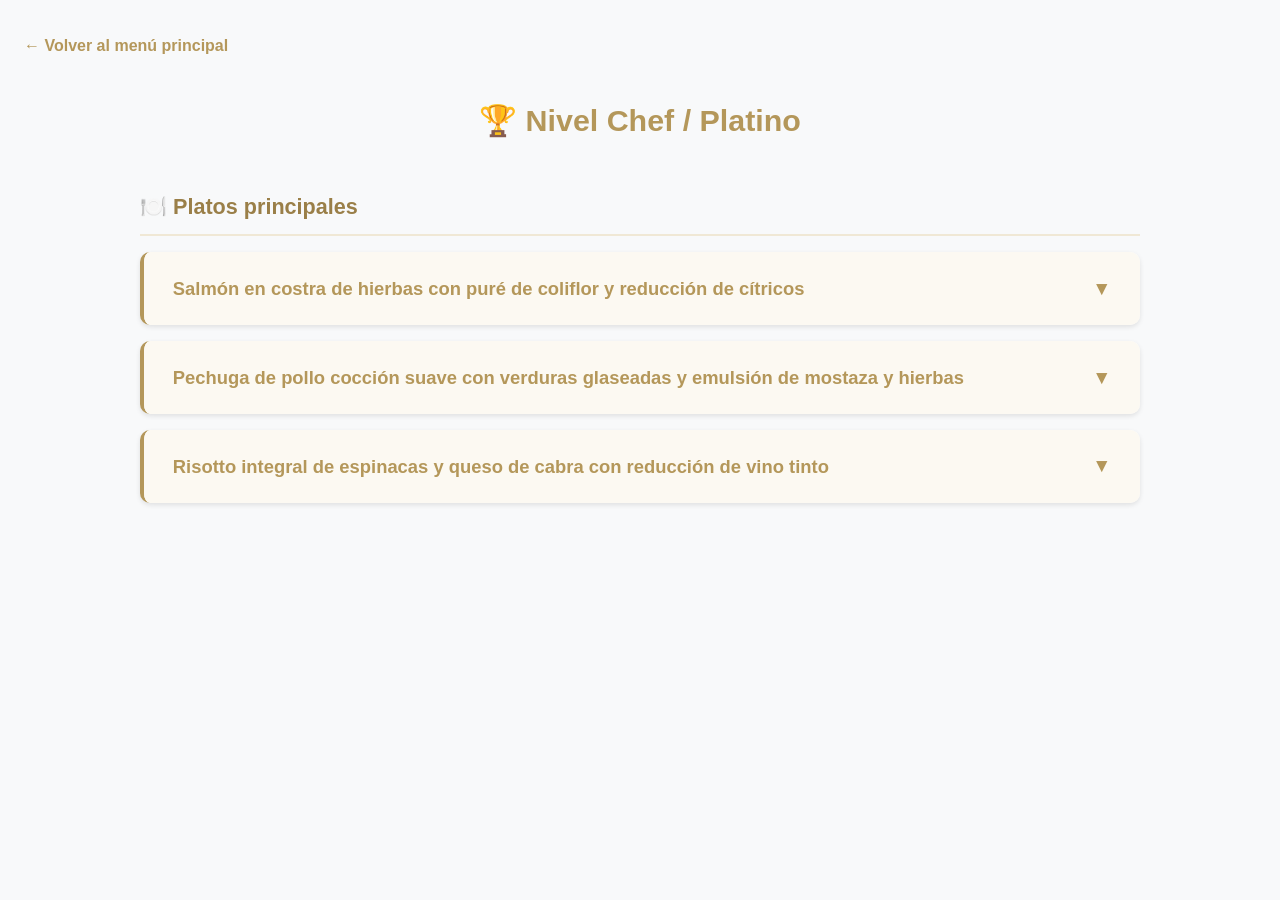
<file: Chef.html>
<!DOCTYPE html>
<html lang="es">
<head>
    <meta charset="UTF-8">
    <meta name="viewport" content="width=device-width, initial-scale=1.0">
    <title>Nivel Chef / Platino</title>
    <style>
        * {
            margin: 0;
            padding: 0;
            box-sizing: border-box;
            font-family: 'Segoe UI', Roboto, Arial, sans-serif;
        }

        body {
            background-color: #f8f9fa;
            line-height: 1.8;
            padding: 2rem 1.5rem;
        }

        h2 {
            text-align: center;
            color: #b4975a;
            margin-bottom: 2rem;
            font-size: 1.9rem;
        }

        .categoria {
            max-width: 1000px;
            margin: 2.5rem auto 1rem auto;
            font-size: 1.35rem;
            font-weight: bold;
            color: #9a7f48;
            padding-bottom: 0.5rem;
            border-bottom: 2px solid #f0e8d5;
        }

        .acordeon {
            max-width: 1000px;
            margin: 0 auto 1rem auto;
            background: #ffffff;
            border-radius: 10px;
            box-shadow: 0 2px 5px rgba(0,0,0,0.1);
            overflow: hidden;
            border-left: 4px solid #b4975a;
        }

        .cabecera-receta {
            background-color: #fcf9f2;
            color: #b4975a;
            padding: 1.2rem 1.8rem;
            cursor: pointer;
            display: flex;
            justify-content: space-between;
            align-items: center;
            font-size: 1.15rem;
            font-weight: 600;
            transition: background 0.2s ease;
        }

        .cabecera-receta:hover {
            background-color: #f8f2e6;
        }

        .flecha {
            font-size: 1.2rem;
            font-weight: bold;
        }

        .cuerpo-receta {
            display: none;
            padding: 1.8rem;
            color: #333;
            border-top: 1px solid #eee;
            background: #ffffff;
        }

        .info-nutricional, .tecnica {
            background: #fdfbf7;
            padding: 1rem;
            border-radius: 8px;
            margin-bottom: 1.5rem;
            border-left: 3px solid #e2c997;
        }

        .emplatado {
            background: #f8f5ed;
            padding: 1rem;
            border-radius: 8px;
            margin-top: 1.5rem;
            border-left: 3px solid #b4975a;
        }

        .cuerpo-receta h4 {
            margin: 1.5rem 0 0.7rem;
            color: #444;
            font-size: 1.15rem;
            border-bottom: 1px dashed #e0d4b8;
            padding-bottom: 0.4rem;
        }

        .cuerpo-receta ul,
        .cuerpo-receta ol {
            margin-left: 2rem;
            margin-bottom: 1.2rem;
        }

        .boton-volver {
            display: inline-block;
            margin-bottom: 2rem;
            color: #b4975a;
            text-decoration: none;
            font-weight: bold;
        }

        .boton-volver:hover {
            text-decoration: underline;
        }
    </style>
</head>
<body>

    <a href="recetas.html" class="boton-volver">← Volver al menú principal</a>

    <h2>🏆 Nivel Chef / Platino</h2>

    <!-- CATEGORÍA: PLATOS PRINCIPALES -->
    <div class="categoria">🍽️ Platos principales</div>

    <!-- Receta 1 -->
    <div class="acordeon">
        <div class="cabecera-receta" onclick="mostrarOcultar(this)">
            Salmón en costra de hierbas con puré de coliflor y reducción de cítricos
            <span class="flecha">▼</span>
        </div>
        <div class="cuerpo-receta">
            <div class="info-nutricional">
                <strong>Información nutricional (por porción):</strong> ~380 kcal | 12g carbohidratos | 35g proteína | 22g grasa<br>
                <strong>Tiempo estimado:</strong> 45 minutos | <strong>Dificultad:</strong> Media-Alta
            </div>

            <div class="tecnica">
                <strong>Técnica clave:</strong> Sellado a la plancha + cocción suave en horno; preparación de reducción de salsas; puré sin grumos.
            </div>

            <h4>Ingredientes</h4>
            <ul>
                <li>1 filete de salmón fresco (180-200 g), sin espinas</li>
                <li>2 cucharadas de pan rallado integral</li>
                <li>1 cucharada de perejil fresco picado</li>
                <li>1 cucharadita de eneldo seco</li>
                <li>1 diente de ajo rallado muy fino</li>
                <li>1 cucharadita de aceite de oliva virgen extra</li>
                <li>Sal y pimienta negra recién molida al gusto</li>
                <li><strong>Para el puré:</strong> 300 g de coliflor, 50 ml de leche desnatada o bebida vegetal sin azúcar, nuez moscada al gusto</li>
                <li><strong>Para la reducción:</strong> 100 ml de jugo de naranja natural, 50 ml de jugo de limón, 1 cucharadita de miel, pizca de jengibre fresco rallado</li>
            </ul>

            <h4>Preparación paso a paso</h4>
            <ol>
                <li><strong>Reducir los cítricos:</strong> En una cacerola pequeña, calienta los jugos con la miel y el jengibre a fuego medio. Cuando empiece a hervir, baja al mínimo y deja cocinar sin tapar durante 10-12 minutos, hasta que espese y tenga textura de jarabe ligero. Reserva fuera del fuego.</li>
                <li><strong>Preparar el puré:</strong> Corta la coliflor en flores iguales, hiérvela en agua con sal durante 12-15 minutos hasta que esté muy tierna. Escurre muy bien todo el agua para que no quede aguado. Tritura con la leche, sal, pimienta y nuez moscada hasta obtener una crema lisa y homogénea. Mantén caliente tapado.</li>
                <li><strong>Preparar la costra:</strong> Mezcla en un bol el pan rallado, las hierbas, el ajo, el aceite, sal y pimienta. Seca muy bien el salmón con papel absorbente, úntalo ligeramente con una gota de aceite y cubre solo la parte superior con la mezcla, presionando suavemente para que quede adherida.</li>
                <li><strong>Cocción:</strong> Calienta una sartén antiadherente a fuego medio-alto. Coloca el salmón con la piel hacia abajo y sella 2 minutos sin moverlo para que no se pegue. Luego, pasa la sartén al horno precalentado a 180 °C y cocina 8-10 minutos más hasta que esté en su punto.</li>
            </ol>

            <div class="emplatado">
                <h4>🎨 Instrucciones de emplatado</h4>
                <ol>
                    <li>Coloca una cucharada generosa de puré en el centro del plato llano. Con la parte trasera de una cuchara, haz un movimiento circular suave para extenderlo en forma de círculo irregular, de unos 10-12 cm de diámetro.</li>
                    <li>Apoya el filete de salmón sobre el puré, con la parte de la costra hacia arriba.</li>
                    <li>Con una cuchara pequeña, traza líneas finas de la reducción de cítricos alrededor del pescado, sin cubrirlo completamente para que se vea la textura de la costra.</li>
                    <li>Decora con unas hojas de eneldo fresco y una rodaja muy fina de naranja o limón para dar contraste de color.</li>
                    <li>Finaliza con 2-3 gotas de aceite de oliva virgen extra en crudo sobre el puré.</li>
                </ol>
            </div>
        </div>
    </div>

    <!-- Receta 2 -->
    <div class="acordeon">
        <div class="cabecera-receta" onclick="mostrarOcultar(this)">
            Pechuga de pollo cocción suave con verduras glaseadas y emulsión de mostaza y hierbas
            <span class="flecha">▼</span>
        </div>
        <div class="cuerpo-receta">
            <div class="info-nutricional">
                <strong>Información nutricional (por porción):</strong> ~320 kcal | 8g carbohidratos | 42g proteína | 14g grasa<br>
                <strong>Tiempo estimado:</strong> 60 minutos | <strong>Dificultad:</strong> Alta
            </div>

            <div class="tecnica">
                <strong>Técnica clave:</strong> Cocción a baja temperatura para conservar toda la jugosidad; glaseado de verduras; preparación de emulsiones estables.
            </div>

            <h4>Ingredientes</h4>
            <ul>
                <li>1 pechuga de pollo entera limpia (aprox. 220 g)</li>
                <li>1 ramita de tomillo fresco, 1 de romero, 1 hoja de laurel</li>
                <li>1 diente de ajo aplastado con piel</li>
                <li>1 cucharadita de aceite de oliva virgen extra</li>
                <li>Sal, pimienta negra y pimentón dulce al gusto</li>
                <li><strong>Verduras:</strong> ½ calabacín, ½ pimiento rojo, 1 zanahoria mediana, ¼ de cebolla morada</li>
                <li><strong>Emulsión:</strong> 1 cucharada de mostaza Dijon, 2 cucharadas de aceite de oliva, 1 cucharada de agua tibia, jugo de ¼ de limón, pizca de perejil picado</li>
            </ul>

            <h4>Preparación paso a paso</h4>
            <ol>
                <li><strong>Preparar el pollo:</strong> Seca muy bien la pechuga con papel absorbente. Sazona con sal, pimienta y pimentón por todos lados. Colócala en una bolsa de cierre hermético junto con las hierbas, el ajo y el aceite. Saca todo el aire posible presionando suavemente y cierra bien.</li>
                <li><strong>Cocción a baja temperatura:</strong> Calienta una olla grande con agua hasta alcanzar los 62-63 °C (usa un termómetro si tienes). Introduce la bolsa y mantén esa temperatura constante durante 40-45 minutos. Si no tienes termómetro, usa fuego muy bajo sin que el agua llegue nunca a hervir.</li>
                <li><strong>Verduras glaseadas:</strong> Corta todas las verduras en trozos del mismo tamaño para que se cocinen parejo. Mezcla con una cucharadita de aceite, sal y una pizca de azúcar o miel. Asa en horno precalentado a 200 °C durante 20-25 minutos, removiendo a la mitad del tiempo, hasta que estén doradas y tiernas.</li>
                <li><strong>Emulsión:</strong> En un bol pequeño, mezcla la mostaza con el jugo de limón y el agua. Ve agregando el aceite en hilo fino mientras bates constantemente con un tenedor o varilla hasta que espese y quede una crema uniforme. Añade el perejil y rectifica de sal.</li>
                <li><strong>Terminar el pollo:</strong> Saca la bolsa, retira las hierbas y el ajo. Si quieres un toque dorado rápido, pasa la pechuga 1 minuto por sartén muy caliente por cada lado.</li>
            </ol>

            <div class="emplatado">
                <h4>🎨 Instrucciones de emplatado</h4>
                <ol>
                    <li>Coloca las verduras en un lado del plato, formando una montaña baja y ordenada, procurando que se vean los colores.</li>
                    <li>Corta la pechuga en lonchas finas y uniformes, sin separarlas del todo para que mantengan su forma.</li>
                    <li>Apoya las lonchas sobre las verduras o en el centro del plato, ligeramente inclinadas.</li>
                    <li>Con una cuchara pequeña, dibuja líneas o puntos de la emulsión alrededor del pollo, sin cubrirlo completamente.</li>
                    <li>Decora con una ramita pequeña de tomillo fresco para dar un toque final profesional.</li>
                </ol>
            </div>
        </div>
    </div>

    <!-- Receta 3 -->
    <div class="acordeon">
        <div class="cabecera-receta" onclick="mostrarOcultar(this)">
            Risotto integral de espinacas y queso de cabra con reducción de vino tinto
            <span class="flecha">▼</span>
        </div>
        <div class="cuerpo-receta">
            <div class="info-nutricional">
                <strong>Información nutricional (por porción):</strong> ~350 kcal | 45g carbohidratos | 12g proteína | 14g grasa<br>
                <strong>Tiempo estimado:</strong> 50 minutos | <strong>Dificultad:</strong> Alta
            </div>

            <div class="tecnica">
                <strong>Técnica clave:</strong> Cocción del arroz por absorción; control del calor y el líquido; reducción de vino para salsas de acompañamiento.
            </div>

            <h4>Ingredientes</h4>
            <ul>
                <li>100 g de arroz integral para risotto</li>
                <li>½ cebolla pequeña picada muy fina</li>
                <li>1 diente de ajo picado</li>
                <li>150 g de espinacas frescas limpias</li>
                <li>50 g de queso de cabra semicurado</li>
                <li>50 ml de vino tinto seco</li>
                <li>500-600 ml de caldo de verduras casero, caliente</li>
                <li>1 cucharadita de aceite de oliva virgen extra</li>
                <li>Sal, pimienta y nuez moscada al gusto</li>
                <li><strong>Para la reducción:</strong> 80 ml de vino tinto, 1 cucharadita de miel, pizca de sal</li>
            </ul>

            <h4>Preparación paso a paso</h4>
            <ol>
                <li><strong>Reducir el vino:</strong> En una cacerola pequeña, calienta el vino con la miel y una pizca de sal. Deja reducir a fuego lento hasta que quede una cucharada aproximadamente de jarabe espeso. Reserva.</li>
                <li><strong>Sofreír:</strong> En una olla amplia, calienta el aceite y sofríe la cebolla y el ajo a fuego muy bajo durante 5-6 minutos hasta que estén transparentes sin dorarse.</li>
                <li><strong>Arroz:</strong> Añade el arroz y remueve 2 minutos para que se impregne bien de grasa. Agrega los 50 ml de vino tinto y deja que se evapore por completo.</li>
                <li><strong>Cocción:</strong> Ve agregando el caldo caliente poco a poco, solo un cucharón cada vez, removiendo constantemente y esperando a que se absorba antes de añadir más. Repite durante 35-40 minutos hasta que el arroz esté tierno pero firme en el centro.</li>
                <li><strong>Finalizar:</strong> A mitad de cocción incorpora las espinacas picadas. Apaga el fuego, añade el queso de cabra desmenuzado, rectifica de sal y pimienta, tapa y deja reposar 2 minutos.</li>
            </ol>

            <div class="emplatado">
                <h4>🎨 Instrucciones de emplatado</h4>
                <ol>
                    <li>Coloca un aro de cocina en el centro del plato y rellénalo con el risotto, presionando suavemente para que tome forma.</li>
                    <li>Retira el aro con cuidado levantándolo verticalmente.</li>
                    <li>Vierte un hilo fino de la reducción de vino alrededor del risotto, formando un círculo o líneas curvas.</li>
                    <li>Decora con un trocito de queso de cabra desmenuzado y una hoja de espinaca fresca en el centro.</li>
                    <li>Termina con unas gotas de aceite de oliva virgen extra para dar brillo.</li>
                </ol>
            </div>
        </div>
    </div>

    <script>
        function mostrarOcultar(elemento) {
            const contenido = elemento.nextElementSibling;
            const flecha = elemento.querySelector('.flecha');
            if (contenido.style.display === "block") {
                contenido.style.display = "none";
                flecha.textContent = "▼";
            } else {
                contenido.style.display = "block";
                flecha.textContent = "▲";
            }
        }
    </script>

</body>
</html>
</file>
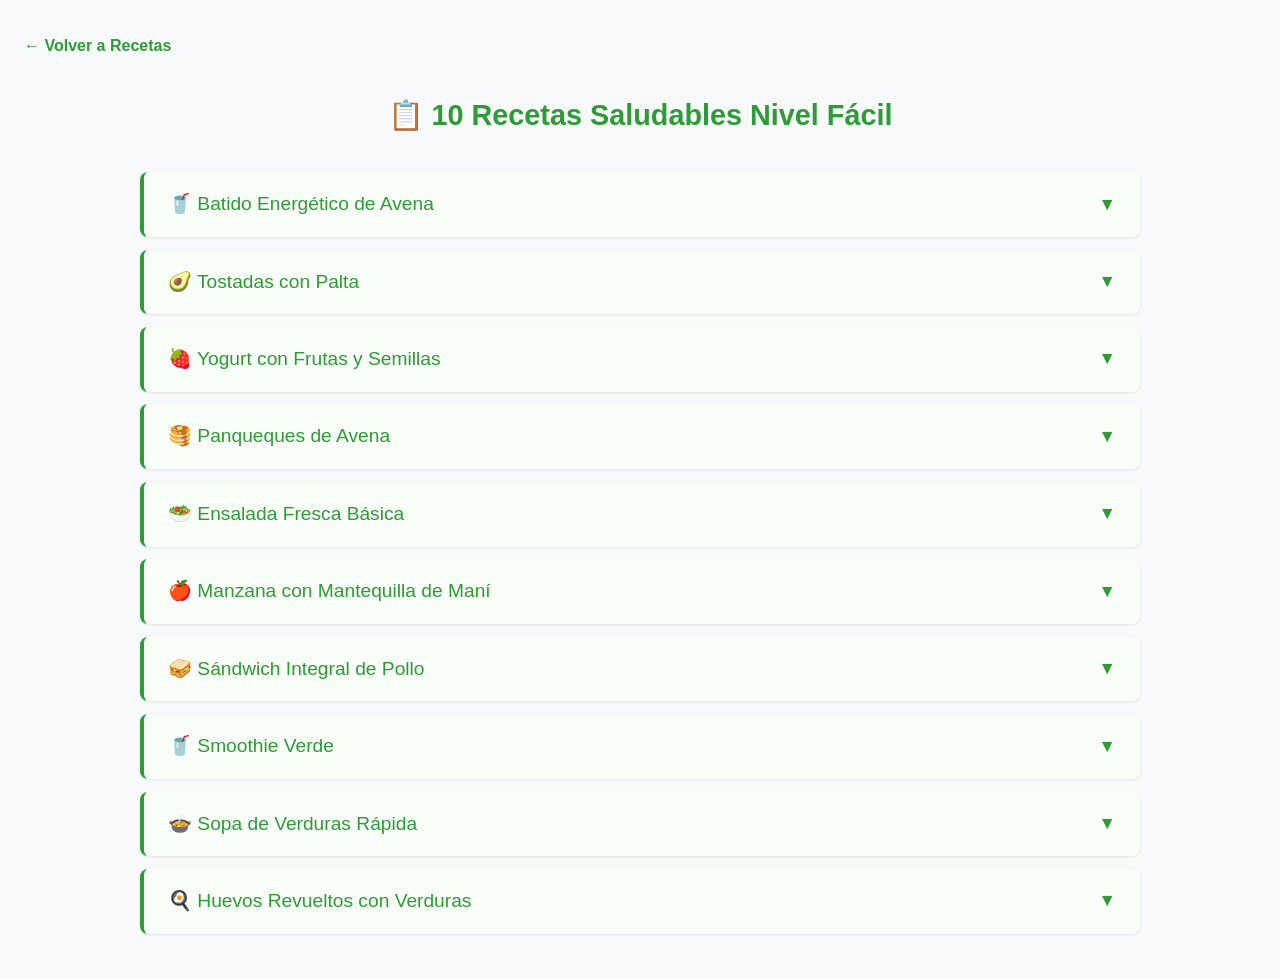
<file: facil.html>
<!DOCTYPE html>
<html lang="es">
<head>
    <meta charset="UTF-8">
    <meta name="viewport" content="width=device-width, initial-scale=1.0">
    <title>Nivel Fácil - Recetas Saludables</title>
    <style>
        * {
            margin: 0;
            padding: 0;
            box-sizing: border-box;
            font-family: Arial, sans-serif;
        }

        body {
            background-color: #f8f9fa;
            line-height: 1.7;
            padding: 2rem 1.5rem;
        }

        h2 {
            text-align: center;
            color: #2e9b36;
            margin-bottom: 2rem;
            font-size: 1.8rem;
        }

        /* Estilo del acordeón */
        .acordeon {
            max-width: 1000px;
            margin: 0 auto 0.8rem auto;
            background: #ffffff;
            border-radius: 8px;
            box-shadow: 0 1px 3px rgba(0,0,0,0.1);
            overflow: hidden;
            border-left: 4px solid #2e9b36;
        }

        .cabecera-receta {
            background-color: #f8fdf8;
            color: #2e9b36;
            padding: 1rem 1.5rem;
            cursor: pointer;
            display: flex;
            justify-content: space-between;
            align-items: center;
            font-size: 1.2rem;
            font-weight: 500;
            transition: background 0.2s;
        }

        .cabecera-receta:hover {
            background-color: #eef9ee;
        }

        .flecha {
            font-size: 1.1rem;
            font-weight: bold;
        }

        /* ✅ Empieza OCULTO por defecto */
        .cuerpo-receta {
            display: none;
            padding: 1.5rem;
            color: #333;
            border-top: 1px solid #eee;
            background: #ffffff;
        }

        .info-nutricional {
            background: #f9f9f9;
            padding: 0.8rem;
            border-radius: 6px;
            margin-bottom: 1.2rem;
            font-style: italic;
            color: #555;
        }

        .cuerpo-receta h4 {
            margin: 1.2rem 0 0.6rem;
            color: #444;
            font-size: 1.1rem;
            border-bottom: 1px dashed #eee;
            padding-bottom: 0.3rem;
        }

        .cuerpo-receta ul,
        .cuerpo-receta ol {
            margin-left: 1.8rem;
            margin-bottom: 1rem;
        }

        .boton-volver {
            display: inline-block;
            margin-bottom: 2rem;
            color: #2e9b36;
            text-decoration: none;
            font-weight: bold;
        }

        .boton-volver:hover {
            text-decoration: underline;
        }
    </style>
</head>
<body>

    <a href="recetas.html" class="boton-volver">← Volver a Recetas</a>

    <h2>📋 10 Recetas Saludables Nivel Fácil</h2>

    <!-- RECETA 1 -->
    <div class="acordeon">
        <div class="cabecera-receta" onclick="mostrarOcultar(this)">
            🥤 Batido Energético de Avena
            <span class="flecha">▼</span>
        </div>
        <div class="cuerpo-receta">
            <p class="info-nutricional"><strong>Valor nutricional:</strong> ~220 kcal | Carbohidratos: 38g | Proteínas: 7g | Grasas: 5g | Vitaminas: B1, B2, E, Potasio</p>
            <h4>🥣 Ingredientes</h4>
            <ul>
                <li>3 cucharadas de avena en hojuelas</li>
                <li>1 vaso (200ml) de leche descremada o bebida vegetal</li>
                <li>1 plátano maduro mediano</li>
                <li>1 cucharadita de miel o azúcar moreno</li>
                <li>1 pizca de canela en polvo</li>
            </ul>
            <h4>👩‍🍳 Preparación paso a paso</h4>
            <ol>
                <li>Coloca todos los ingredientes en la licuadora.</li>
                <li>Procesa durante 1 o 2 minutos hasta obtener una mezcla homogénea.</li>
                <li>Sirve inmediatamente.</li>
            </ol>
            <h4>🍽️ Sugerencia de emplatado</h4>
            <p>Sirve en un vaso alto, decora con una pizca de canela y rodajas de plátano.</p>
        </div>
    </div>

    <!-- RECETA 2 -->
    <div class="acordeon">
        <div class="cabecera-receta" onclick="mostrarOcultar(this)">
            🥑 Tostadas con Palta
            <span class="flecha">▼</span>
        </div>
        <div class="cuerpo-receta">
            <p class="info-nutricional"><strong>Valor nutricional:</strong> ~260 kcal | Carbohidratos: 22g | Proteínas: 6g | Grasas: 16g | Vitaminas: A, C, E, K, Ácido Fólico</p>
            <h4>🥣 Ingredientes</h4>
            <ul>
                <li>2 rebanadas de pan integral</li>
                <li>½ palta madura</li>
                <li>Jugo de medio limón</li>
                <li>Sal y pimienta negra al gusto</li>
            </ul>
            <h4>👩‍🍳 Preparación paso a paso</h4>
            <ol>
                <li>Tuesta el pan hasta que esté crujiente.</li>
                <li>Aplasta la palta y mezcla con limón, sal y pimienta.</li>
                <li>Unta sobre las rebanadas de pan.</li>
            </ol>
            <h4>🍽️ Sugerencia de emplatado</h4>
            <p>Coloca en un plato, decora con rodajas de tomate o pimentón.</p>
        </div>
    </div>

    <!-- RECETA 3 -->
    <div class="acordeon">
        <div class="cabecera-receta" onclick="mostrarOcultar(this)">
            🍓 Yogurt con Frutas y Semillas
            <span class="flecha">▼</span>
        </div>
        <div class="cuerpo-receta">
            <p class="info-nutricional"><strong>Valor nutricional:</strong> ~190 kcal | Carbohidratos: 28g | Proteínas: 10g | Grasas: 5g | Vitaminas: C, D, Calcio</p>
            <h4>🥣 Ingredientes</h4>
            <ul>
                <li>1 taza de yogurt natural sin azúcar</li>
                <li>½ taza de frutas frescas de temporada</li>
                <li>1 cucharadita de semillas de chía o linaza</li>
                <li>1 cucharadita de miel</li>
            </ul>
            <h4>👩‍🍳 Preparación paso a paso</h4>
            <ol>
                <li>Coloca el yogurt en un recipiente.</li>
                <li>Agrega las frutas cortadas en trozos pequeños.</li>
                <li>Añade semillas y miel, mezcla suavemente.</li>
            </ol>
            <h4>🍽️ Sugerencia de emplatado</h4>
            <p>Sirve en un tazón, decora con hojas de menta fresca.</p>
        </div>
    </div>

    <!-- RECETA 4 -->
    <div class="acordeon">
        <div class="cabecera-receta" onclick="mostrarOcultar(this)">
            🥞 Panqueques de Avena
            <span class="flecha">▼</span>
        </div>
        <div class="cuerpo-receta">
            <p class="info-nutricional"><strong>Valor nutricional:</strong> ~230 kcal | Carbohidratos: 32g | Proteínas: 9g | Grasas: 7g | Complejo B, Hierro</p>
            <h4>🥣 Ingredientes</h4>
            <ul>
                <li>4 cucharadas de avena molida</li>
                <li>1 huevo mediano</li>
                <li>½ taza de leche descremada</li>
                <li>1 pizca de canela</li>
            </ul>
            <h4>👩‍🍳 Preparación paso a paso</h4>
            <ol>
                <li>Mezcla todos los ingredientes hasta obtener una masa homogénea.</li>
                <li>Deja reposar 5 minutos.</li>
                <li>Cocina porciones pequeñas en sartén caliente 2 minutos por lado.</li>
            </ol>
            <h4>🍽️ Sugerencia de emplatado</h4>
            <p>Apila en un plato, acompaña con fruta fresca.</p>
        </div>
    </div>

    <!-- RECETA 5 -->
    <div class="acordeon">
        <div class="cabecera-receta" onclick="mostrarOcultar(this)">
            🥗 Ensalada Fresca Básica
            <span class="flecha">▼</span>
        </div>
        <div class="cuerpo-receta">
            <p class="info-nutricional"><strong>Valor nutricional:</strong> ~150 kcal | Carbohidratos: 12g | Proteínas: 2g | Grasas: 10g | Vitaminas A, C, K</p>
            <h4>🥣 Ingredientes</h4>
            <ul>
                <li>1 taza de lechuga picada</li>
                <li>½ tomate mediano</li>
                <li>¼ cebolla morada</li>
                <li>½ pepino</li>
                <li>Aceite de oliva, jugo de limón, sal y pimienta</li>
            </ul>
            <h4>👩‍🍳 Preparación paso a paso</h4>
            <ol>
                <li>Lava y desinfecta todas las verduras.</li>
                <li>Corta y mezcla en un bol amplio.</li>
                <li>Aliña justo antes de servir.</li>
            </ol>
            <h4>🍽️ Sugerencia de emplatado</h4>
            <p>Sirve en bol, decora con semillas si deseas.</p>
        </div>
    </div>

    <!-- RECETA 6 -->
    <div class="acordeon">
        <div class="cabecera-receta" onclick="mostrarOcultar(this)">
            🍎 Manzana con Mantequilla de Maní
            <span class="flecha">▼</span>
        </div>
        <div class="cuerpo-receta">
            <p class="info-nutricional"><strong>Valor nutricional:</strong> ~210 kcal | Carbohidratos: 25g | Proteínas: 5g | Grasas: 11g | Vitamina E, Potasio</p>
            <h4>🥣 Ingredientes</h4>
            <ul>
                <li>1 manzana mediana</li>
                <li>1 cucharada de mantequilla de maní natural sin azúcar</li>
                <li>Semillas de girasol o chía (opcional)</li>
            </ul>
            <h4>👩‍🍳 Preparación paso a paso</h4>
            <ol>
                <li>Lava y corta la manzana en gajos.</li>
                <li>Unta la mantequilla sobre cada trozo.</li>
            </ol>
            <h4>🍽️ Sugerencia de emplatado</h4>
            <p>Coloca en forma de abanico en el plato, espolvorea semillas.</p>
        </div>
    </div>

    <!-- RECETA 7 -->
    <div class="acordeon">
        <div class="cabecera-receta" onclick="mostrarOcultar(this)">
            🥪 Sándwich Integral de Pollo
            <span class="flecha">▼</span>
        </div>
        <div class="cuerpo-receta">
            <p class="info-nutricional"><strong>Valor nutricional:</strong> ~280 kcal | Carbohidratos: 26g | Proteínas: 22g | Grasas: 9g | Hierro, Vitamina B6</p>
            <h4>🥣 Ingredientes</h4>
            <ul>
                <li>2 rebanadas de pan integral</li>
                <li>80g de pechuga de pollo cocida y desmenuzada</li>
                <li>Lechuga y tomate</li>
                <li>1 cucharadita de mayonesa baja en grasa</li>
            </ul>
            <h4>👩‍🍳 Preparación paso a paso</h4>
            <ol>
                <li>Unta la mayonesa en el pan.</li>
                <li>Agrega lechuga, tomate y pollo.</li>
                <li>Cierra y corta por la mitad.</li>
            </ol>
            <h4>🍽️ Sugerencia de emplatado</h4>
            <p>Acompaña con una ensalada pequeña.</p>
        </div>
    </div>

    <!-- RECETA 8 -->
    <div class="acordeon">
        <div class="cabecera-receta" onclick="mostrarOcultar(this)">
            🥤 Smoothie Verde
            <span class="flecha">▼</span>
        </div>
        <div class="cuerpo-receta">
            <p class="info-nutricional"><strong>Valor nutricional:</strong> ~180 kcal | Carbohidratos: 35g | Proteínas: 4g | Grasas: 2g | Hierro, Vitamina A</p>
            <h4>🥣 Ingredientes</h4>
            <ul>
                <li>1 puñado de espinacas frescas</li>
                <li>1 plátano maduro</li>
                <li>½ taza de piña o papaya</li>
                <li>1 vaso de agua o leche vegetal</li>
            </ul>
            <h4>👩‍🍳 Preparación paso a paso</h4>
            <ol>
                <li>Lava bien todos los ingredientes.</li>
                <li>Lleva todo a la licuadora.</li>
                <li>Procesa hasta obtener una mezcla homogénea.</li>
            </ol>
            <h4>🍽️ Sugerencia de emplatado</h4>
            <p>Sirve en vaso alto, decora con rodaja de fruta.</p>
        </div>
    </div>

    <!-- RECETA 9 -->
    <div class="acordeon">
        <div class="cabecera-receta" onclick="mostrarOcultar(this)">
            🍲 Sopa de Verduras Rápida
            <span class="flecha">▼</span>
        </div>
        <div class="cuerpo-receta">
            <p class="info-nutricional"><strong>Valor nutricional:</strong> ~160 kcal | Carbohidratos: 24g | Proteínas: 3g | Grasas: 4g | Vitaminas A y C</p>
            <h4>🥣 Ingredientes</h4>
            <ul>
                <li>1 zanahoria pequeña</li>
                <li>1 papa mediana</li>
                <li>½ taza de calabaza</li>
                <li>2 tazas de agua o caldo de verduras</li>
                <li>Sal, orégano y ajo en polvo</li>
            </ul>
            <h4>👩‍🍳 Preparación paso a paso</h4>
            <ol>
                <li>Pela y corta todas las verduras en cubos.</li>
                <li>Hervir el agua con condimentos 5 minutos.</li>
                <li>Agregar verduras y cocinar 15-20 minutos hasta que estén suaves.</li>
            </ol>
            <h4>🍽️ Sugerencia de emplatado</h4>
            <p>Sirve caliente, decora con perejil picado.</p>
        </div>
    </div>

    <!-- RECETA 10 -->
    <div class="acordeon">
        <div class="cabecera-receta" onclick="mostrarOcultar(this)">
            🍳 Huevos Revueltos con Verduras
            <span class="flecha">▼</span>
        </div>
        <div class="cuerpo-receta">
            <p class="info-nutricional"><strong>Valor nutricional:</strong> ~240 kcal | Carbohidratos: 5g | Proteínas: 16g | Grasas: 18g | Vitamina D, B12</p>
            <h4>🥣 Ingredientes</h4>
            <ul>
                <li>2 huevos</li>
                <li>¼ cebolla picada fina</li>
                <li>½ tomate picado</li>
                <li>1 cucharadita de aceite vegetal</li>
                <li>Sal y pimienta al gusto</li>
            </ul>
            <h4>👩‍🍳 Preparación paso a paso</h4>
            <ol>
                <li>Bate los huevos con sal y pimienta.</li>
                <li>Sofríe cebolla y tomate 2 minutos.</li>
                <li>Agrega huevos y cocina revolviendo suavemente.</li>
            </ol>
            <h4>🍽️ Sugerencia de emplatado</h4>
            <p>Sirve con pan integral o arroz integral.</p>
        </div>
    </div>

    <!-- FUNCIÓN QUE HACE QUE FUNCIONE AL HACER CLIC -->
    <script>
        function mostrarOcultar(titulo) {
            const contenido = titulo.nextElementSibling;
            const flecha = titulo.querySelector('.flecha');
            if (contenido.style.display === "block") {
                contenido.style.display = "none";
                flecha.textContent = "▼";
            } else {
                contenido.style.display = "block";
                flecha.textContent = "▲";
            }
        }
    </script>

</body>
</html>
</file>
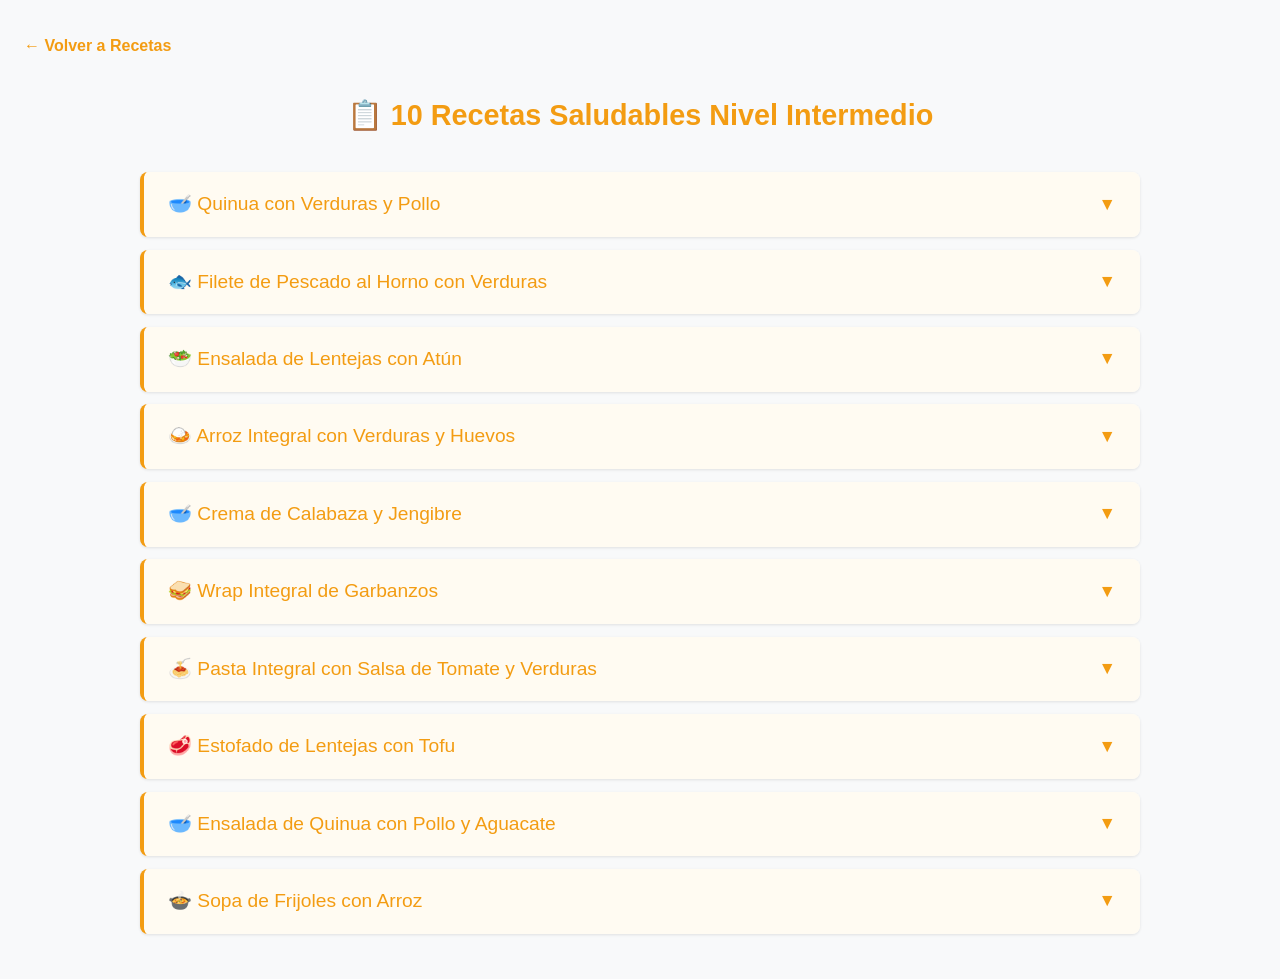
<file: intermedio.html>
<!DOCTYPE html>
<html lang="es">
<head>
    <meta charset="UTF-8">
    <meta name="viewport" content="width=device-width, initial-scale=1.0">
    <title>Nivel Intermedio - Recetas Saludables</title>
    <style>
        * {
            margin: 0;
            padding: 0;
            box-sizing: border-box;
            font-family: Arial, sans-serif;
        }

        body {
            background-color: #f8f9fa;
            line-height: 1.7;
            padding: 2rem 1.5rem;
        }

        h2 {
            text-align: center;
            color: #f39c12;
            margin-bottom: 2rem;
            font-size: 1.8rem;
        }

        /* Estilo del acordeón */
        .acordeon {
            max-width: 1000px;
            margin: 0 auto 0.8rem auto;
            background: #ffffff;
            border-radius: 8px;
            box-shadow: 0 1px 3px rgba(0,0,0,0.1);
            overflow: hidden;
            border-left: 4px solid #f39c12;
        }

        .cabecera-receta {
            background-color: #fffbf2;
            color: #f39c12;
            padding: 1rem 1.5rem;
            cursor: pointer;
            display: flex;
            justify-content: space-between;
            align-items: center;
            font-size: 1.2rem;
            font-weight: 500;
            transition: background 0.2s;
        }

        .cabecera-receta:hover {
            background-color: #fff5e0;
        }

        .flecha {
            font-size: 1.1rem;
            font-weight: bold;
        }

        /* Empieza OCULTO por defecto */
        .cuerpo-receta {
            display: none;
            padding: 1.5rem;
            color: #333;
            border-top: 1px solid #eee;
            background: #ffffff;
        }

        .info-nutricional {
            background: #f9f9f9;
            padding: 0.8rem;
            border-radius: 6px;
            margin-bottom: 1.2rem;
            font-style: italic;
            color: #555;
        }

        .cuerpo-receta h4 {
            margin: 1.2rem 0 0.6rem;
            color: #444;
            font-size: 1.1rem;
            border-bottom: 1px dashed #eee;
            padding-bottom: 0.3rem;
        }

        .cuerpo-receta ul,
        .cuerpo-receta ol {
            margin-left: 1.8rem;
            margin-bottom: 1rem;
        }

        .boton-volver {
            display: inline-block;
            margin-bottom: 2rem;
            color: #f39c12;
            text-decoration: none;
            font-weight: bold;
        }

        .boton-volver:hover {
            text-decoration: underline;
        }
    </style>
</head>
<body>

    <a href="recetas.html" class="boton-volver">← Volver a Recetas</a>

    <h2>📋 10 Recetas Saludables Nivel Intermedio</h2>

    <!-- RECETA 1 -->
    <div class="acordeon">
        <div class="cabecera-receta" onclick="mostrarOcultar(this)">
            🥣 Quinua con Verduras y Pollo
            <span class="flecha">▼</span>
        </div>
        <div class="cuerpo-receta">
            <p class="info-nutricional"><strong>Valor nutricional:</strong> ~350 kcal | Carbohidratos: 45g | Proteínas: 28g | Grasas: 8g | Hierro, Magnesio, Complejo B</p>
            <h4>🥣 Ingredientes</h4>
            <ul>
                <li>1 taza de quinua lavada</li>
                <li>150g de pechuga de pollo cortada en cubos</li>
                <li>½ pimentón rojo picado</li>
                <li>½ zanahoria rallada</li>
                <li>½ calabacín en cubos</li>
                <li>1 diente de ajo picado</li>
                <li>2 tazas de agua o caldo de verduras</li>
                <li>Aceite de oliva, sal, comino y pimienta</li>
            </ul>
            <h4>👩‍🍳 Preparación paso a paso</h4>
            <ol>
                <li>Tuesta la quinua en una olla seca durante 2 minutos para resaltar su sabor.</li>
                <li>Agrega el agua o caldo, cocina a fuego medio hasta que hierva, baja el fuego y tapa por 15 minutos.</li>
                <li>Aparte, sofríe el ajo, pimentón, zanahoria y calabacín por 5 minutos.</li>
                <li>Añade el pollo, condimenta y cocina hasta que esté dorado.</li>
                <li>Mezcla todo con la quinua ya cocida y deja reposar 3 minutos.</li>
            </ol>
            <h4>🍽️ Sugerencia de emplatado</h4>
            <p>Sirve caliente, decora con perejil fresco picado y unas gotas de limón.</p>
        </div>
    </div>

    <!-- RECETA 2 -->
    <div class="acordeon">
        <div class="cabecera-receta" onclick="mostrarOcultar(this)">
            🐟 Filete de Pescado al Horno con Verduras
            <span class="flecha">▼</span>
        </div>
        <div class="cuerpo-receta">
            <p class="info-nutricional"><strong>Valor nutricional:</strong> ~320 kcal | Carbohidratos: 18g | Proteínas: 35g | Grasas: 12g | Omega-3, Vitamina D, Yodo</p>
            <h4>🥣 Ingredientes</h4>
            <ul>
                <li>200g de filete de pescado blanco (merluza o lenguado)</li>
                <li>1 papa mediana en rodajas finas</li>
                <li>1 cebolla en aros</li>
                <li>½ tomate en rodajas</li>
                <li>Jugo de 1 limón</li>
                <li>Aceite de oliva, sal, orégano y pimienta</li>
            </ul>
            <h4>👩‍🍳 Preparación paso a paso</h4>
            <ol>
                <li>Precalienta el horno a 180 °C.</li>
                <li>En una bandeja para horno, coloca las papas, cebolla y tomate, rocía con un poco de aceite y condimenta.</li>
                <li>Coloca el pescado encima, baña con jugo de limón y añade orégano.</li>
                <li>Cubre con papel aluminio y hornea 20 minutos, retira el papel y deja 5 minutos más para dorar.</li>
            </ol>
            <h4>🍽️ Sugerencia de emplatado</h4>
            <p>Sirve en plato hondo, acompaña con una ensalada fresca de lechuga.</p>
        </div>
    </div>

    <!-- RECETA 3 -->
    <div class="acordeon">
        <div class="cabecera-receta" onclick="mostrarOcultar(this)">
            🥗 Ensalada de Lentejas con Atún
            <span class="flecha">▼</span>
        </div>
        <div class="cuerpo-receta">
            <p class="info-nutricional"><strong>Valor nutricional:</strong> ~380 kcal | Carbohidratos: 42g | Proteínas: 26g | Grasas: 11g | Hierro, Zinc, Vitamina B9</p>
            <h4>🥣 Ingredientes</h4>
            <ul>
                <li>1 taza de lentejas cocidas y frías</li>
                <li>1 lata de atún al agua escurrido</li>
                <li>½ pepino en cubos</li>
                <li>½ pimentón amarillo picado</li>
                <li>¼ cebolla morada picada fina</li>
                <li>Jugo de limón, aceite de oliva, sal y pimienta</li>
            </ul>
            <h4>👩‍🍳 Preparación paso a paso</h4>
            <ol>
                <li>Si las lentejas están cocidas calientes, déjalas enfriar completamente.</li>
                <li>Mezcla en un bol amplio las lentejas, el atún desmenuzado, el pepino, pimentón y cebolla.</li>
                <li>Prepara el aderezo aparte con limón, aceite, sal y pimienta, mezcla bien.</li>
                <li>Agrega el aderezo a la ensalada y mezcla suavemente.</li>
            </ol>
            <h4>🍽️ Sugerencia de emplatado</h4>
            <p>Sirve en bol individual, decora con unas hojas de rúcula fresca.</p>
        </div>
    </div>

    <!-- RECETA 4 -->
    <div class="acordeon">
        <div class="cabecera-receta" onclick="mostrarOcultar(this)">
            🍛 Arroz Integral con Verduras y Huevos
            <span class="flecha">▼</span>
        </div>
        <div class="cuerpo-receta">
            <p class="info-nutricional"><strong>Valor nutricional:</strong> ~340 kcal | Carbohidratos: 52g | Proteínas: 14g | Grasas: 9g | Fibra, Vitamina A, Calcio</p>
            <h4>🥣 Ingredientes</h4>
            <ul>
                <li>1 taza de arroz integral</li>
                <li>2 tazas de agua o caldo</li>
                <li>2 huevos</li>
                <li>½ zanahoria en cubos pequeños</li>
                <li>½ ejote picado</li>
                <li>½ taza de maíz dulce</li>
                <li>1 diente de ajo y cebolla picada</li>
                <li>Aceite, sal, cúrcuma y pimienta</li>
            </ul>
            <h4>👩‍🍳 Preparación paso a paso</h4>
            <ol>
                <li>Lava bien el arroz integral y cocínalo con el agua y sal durante 30-35 minutos hasta que esté suave.</li>
                <li>En otra sartén, sofríe cebolla, ajo, zanahoria y ejotes por 5 minutos.</li>
                <li>Agrega el maíz, la cúrcuma y un poco de agua, cocina 3 minutos más.</li>
                <li>Añade el arroz cocido y mezcla. Aparte, cocina los huevos revueltos y agrégalos al final.</li>
            </ol>
            <h4>🍽️ Sugerencia de emplatado</h4>
            <p>Sirve en plato hondo, puedes añadir semillas de sésamo para dar textura.</p>
        </div>
    </div>

    <!-- RECETA 5 -->
    <div class="acordeon">
        <div class="cabecera-receta" onclick="mostrarOcultar(this)">
            🥣 Crema de Calabaza y Jengibre
            <span class="flecha">▼</span>
        </div>
        <div class="cuerpo-receta">
            <p class="info-nutricional"><strong>Valor nutricional:</strong> ~210 kcal | Carbohidratos: 29g | Proteínas: 4g | Grasas: 8g | Vitamina A, Potasio, Antioxidantes</p>
            <h4>🥣 Ingredientes</h4>
            <ul>
                <li>500g de calabaza pelada y cortada en cubos</li>
                <li>1 cebolla mediana</li>
                <li>1 trocito de jengibre fresco (aprox 2cm)</li>
                <li>500ml de caldo de verduras</li>
                <li>1 cucharada de aceite de oliva</li>
                <li>Sal, pimienta y nuez moscada al gusto</li>
            </ul>
            <h4>👩‍🍳 Preparación paso a paso</h4>
            <ol>
                <li>Sofríe la cebolla picada en el aceite hasta que esté transparente.</li>
                <li>Agrega la calabaza y el jengibre rallado, cocina 3 minutos.</li>
                <li>Vierte el caldo, lleva a ebullición y cocina a fuego bajo por 20 minutos hasta que la calabaza esté muy blanda.</li>
                <li>Deja enfriar un poco y procesa en la licuadora hasta obtener una crema homogénea.</li>
                <li>Regresa a la olla, condimenta y calienta antes de servir.</li>
            </ol>
            <h4>🍽️ Sugerencia de emplatado</h4>
            <p>Sirve caliente, decora con un chorrito de aceite de oliva y semillas de calabaza.</p>
        </div>
    </div>

    <!-- RECETA 6 -->
    <div class="acordeon">
        <div class="cabecera-receta" onclick="mostrarOcultar(this)">
            🥪 Wrap Integral de Garbanzos
            <span class="flecha">▼</span>
        </div>
        <div class="cuerpo-receta">
            <p class="info-nutricional"><strong>Valor nutricional:</strong> ~390 kcal | Carbohidratos: 55g | Proteínas: 18g | Grasas: 12g | Fibra, Hierro, Magnesio</p>
            <h4>🥣 Ingredientes</h4>
            <ul>
                <li>1 tortilla integral grande</li>
                <li>1 taza de garbanzos cocidos</li>
                <li>½ pimentón en tiras</li>
                <li>½ zanahoria rallada</li>
                <li>Lechuga fresca</li>
                <li>1 cucharada de yogurt natural sin azúcar</li>
                <li>Comino, pimentón dulce, sal y limón</li>
            </ul>
            <h4>👩‍🍳 Preparación paso a paso</h4>
            <ol>
                <li>Machaca los garbanzos en un bol, agrega el yogurt, limón, comino, pimentón dulce y sal, mezcla bien.</li>
                <li>Calienta la tortilla unos segundos en sartén para que sea más flexible.</li>
                <li>Unta la mezcla de garbanzos sobre la tortilla, añade la lechuga, pimentón y zanahoria.</li>
                <li>Enrolla con cuidado y corta por la mitad.</li>
            </ol>
            <h4>🍽️ Sugerencia de emplatado</h4>
            <p>Sirve en plato, acompaña con una salsa de tomate casera ligera.</p>
        </div>
    </div>

    <!-- RECETA 7 -->
    <div class="acordeon">
        <div class="cabecera-receta" onclick="mostrarOcultar(this)">
            🍝 Pasta Integral con Salsa de Tomate y Verduras
            <span class="flecha">▼</span>
        </div>
        <div class="cuerpo-receta">
            <p class="info-nutricional"><strong>Valor nutricional:</strong> ~360 kcal | Carbohidratos: 62g | Proteínas: 12g | Grasas: 7g | Fibra, Licopeno, Vitamina C</p>
            <h4>🥣 Ingredientes</h4>
            <ul>
                <li>100g de pasta integral</li>
                <li>3 tomates maduros</li>
                <li>½ cebolla picada</li>
                <li>1 diente de ajo</li>
                <li>½ calabacín en cubos</li>
                <li>1 zanahoria rallada</li>
                <li>Aceite de oliva, albahaca, sal y pimienta</li>
            </ul>
            <h4>👩‍🍳 Preparación paso a paso</h4>
            <ol>
                <li>Cocina la pasta en agua con sal según el tiempo indicado en el paquete, escurre y reserva.</li>
                <li>En una sartén, sofríe cebolla y ajo hasta dorar.</li>
                <li>Agrega los tomates picados, cocina 10 minutos hasta formar una salsa, añade el calabacín y zanahoria.</li>
                <li>Condimenta, añade la albahaca y mezcla con la pasta cocida.</li>
            </ol>
            <h4>🍽️ Sugerencia de emplatado</h4>
            <p>Sirve caliente, puedes añadir un poco de queso fresco rallado si lo deseas.</p>
        </div>
    </div>

    <!-- RECETA 8 -->
    <div class="acordeon">
        <div class="cabecera-receta" onclick="mostrarOcultar(this)">
            🥩 Estofado de Lentejas con Tofu
            <span class="flecha">▼</span>
        </div>
        <div class="cuerpo-receta">
            <p class="info-nutricional"><strong>Valor nutricional:</strong> ~330 kcal | Carbohidratos: 38g | Proteínas: 22g | Grasas: 9g | Hierro, Calcio, Ácidos grasos saludables</p>
            <h4>🥣 Ingredientes</h4>
            <ul>
                <li>1 taza de lentejas</li>
                <li>150g de tofu firme cortado en cubos</li>
                <li>1 zanahoria en rodajas</li>
                <li>1 papa en cubos</li>
                <li>1 cebolla y 1 diente de ajo</li>
                <li>400ml de caldo de verduras</li>
                <li>Aceite, pimentón, comino, sal y laurel</li>
            </ul>
            <h4>👩‍🍳 Preparación paso a paso</h4>
            <ol>
                <li>Lava las lentejas y déjalas en remojo 30 minutos antes de cocinar.</li>
                <li>Sofríe cebolla, ajo, zanahoria y papa en una olla con un poco de aceite.</li>
                <li>Agrega el tofu, dora ligeramente, añade las lentejas escurridas y el caldo.</li>
                <li>Incorpora las especias y la hoja de laurel, cocina a fuego medio-bajo por 25-30 minutos.</li>
            </ol>
            <h4>🍽️ Sugerencia de emplatado</h4>
            <p>Sirve caliente en plato hondo, decora con cilantro fresco picado.</p>
        </div>
    </div>

    <!-- RECETA 9 -->
    <div class="acordeon">
        <div class="cabecera-receta" onclick="mostrarOcultar(this)">
            🥣 Ensalada de Quinua con Pollo y Aguacate
            <span class="flecha">▼</span>
        </div>
        <div class="cuerpo-receta">
            <p class="info-nutricional"><strong>Valor nutricional:</strong> ~370 kcal | Carbohidratos: 32g | Proteínas: 27g | Grasas: 16g | Potasio, Ácido fólico, Vitamina E</p>
            <h4>🥣 Ingredientes</h4>
            <ul>
                <li>½ taza de quinua cocida</li>
                <li>120g de pechuga de pollo a la plancha</li>
                <li>½ aguacate en cubos</li>
                <li>½ tomate en cubos</li>
                <li>Lechuga o rúcula al gusto</li>
                <li>Jugo de limón, aceite de oliva, sal y pimienta</li>
            </ul>
            <h4>👩‍🍳 Preparación paso a paso</h4>
            <ol>
                <li>Deja enfriar la quinua cocida antes de usarla.</li>
                <li>Corta el pollo en tiras o cubos pequeños.</li>
                <li>En un bol amplio coloca la lechuga, quinua, pollo, tomate y aguacate.</li>
                <li>Prepara el aderezo con limón, aceite, sal y pimienta, vierte sobre la ensalada y mezcla suavemente.</li>
            </ol>
            <h4>🍽️ Sugerencia de emplatado</h4>
            <p>Sirve en plato llano, decora con semillas de girasol para dar más textura.</p>
        </div>
    </div>

    <!-- RECETA 10 -->
    <div class="acordeon">
        <div class="cabecera-receta" onclick="mostrarOcultar(this)">
            🍲 Sopa de Frijoles con Arroz
            <span class="flecha">▼</span>
        </div>
        <div class="cuerpo-receta">
            <p class="info-nutricional"><strong>Valor nutricional:</strong> ~340 kcal | Carbohidratos: 54g | Proteínas: 16g | Grasas: 6g | Fibra, Hierro, Magnesio</p>
            <h4>🥣 Ingredientes</h4>
            <ul>
                <li>1 taza de frijoles cocidos</li>
                <li>½ taza de arroz cocido</li>
                <li>1 cebolla, 1 ajo y 1 tomate</li>
                <li>½ zanahoria en cubos</li>
                <li>400ml de agua o caldo</li>
                <li>Aceite, comino, orégano, sal y pimienta</li>
            </ul>
            <h4>👩‍🍳 Preparación paso a paso</h4>
            <ol>
                <li>Sofríe cebolla, ajo y tomate picados hasta formar una salsa espesa.</li>
                <li>Agrega la zanahoria y cocina 3 minutos más.</li>
                <li>Añade los frijoles y el caldo, deja cocinar 10 minutos.</li>
                <li>Incorpora el arroz cocido, condimenta y deja reposar 5 minutos antes de servir.</li>
            </ol>
            <h4>🍽️ Sugerencia de emplatado</h4>
            <p>Sirve caliente, acompaña con unas rodajas de aguacate fresco.</p>
        </div>
    </div>

    <!-- FUNCIÓN DE FUNCIONAMIENTO -->
    <script>
        function mostrarOcultar(titulo) {
            const contenido = titulo.nextElementSibling;
            const flecha = titulo.querySelector('.flecha');
            if (contenido.style.display === "block") {
                contenido.style.display = "none";
                flecha.textContent = "▼";
            } else {
                contenido.style.display = "block";
                flecha.textContent = "▲";
            }
        }
    </script>

</body>
</html>
</file>
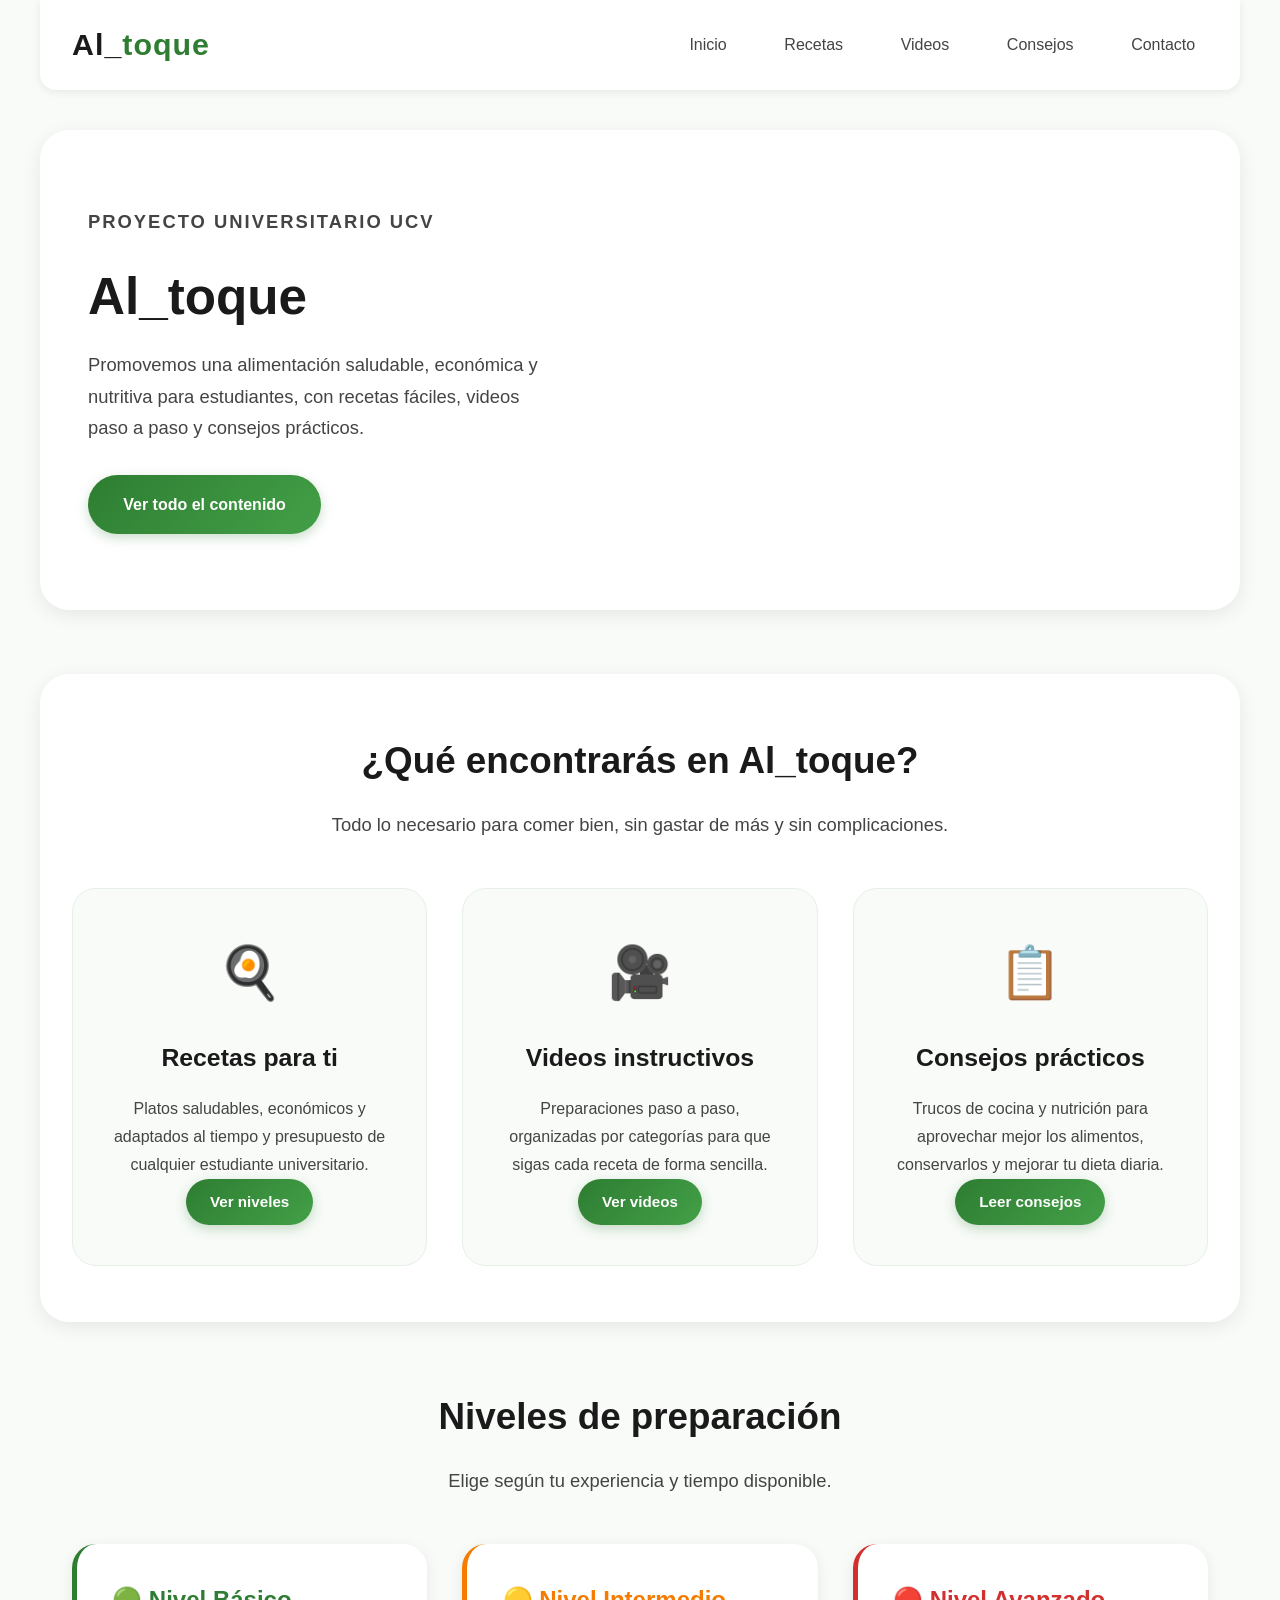
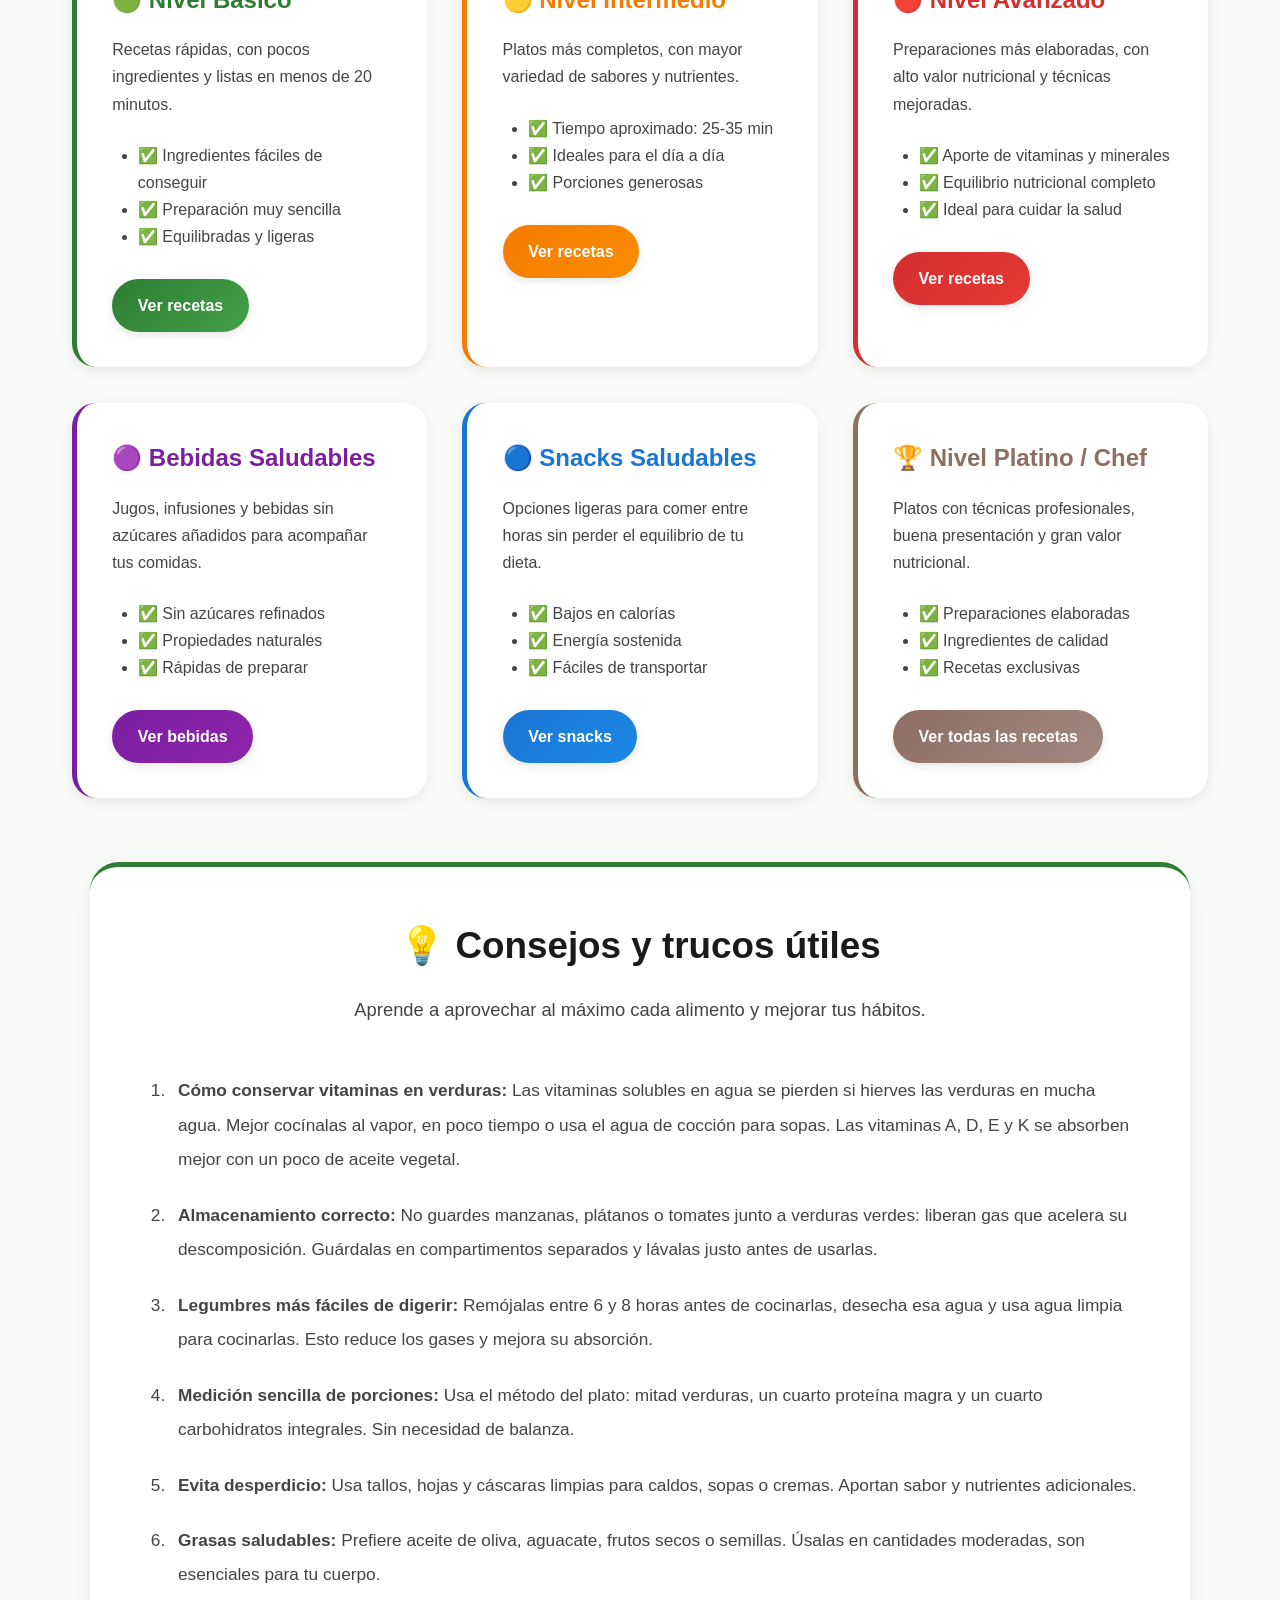
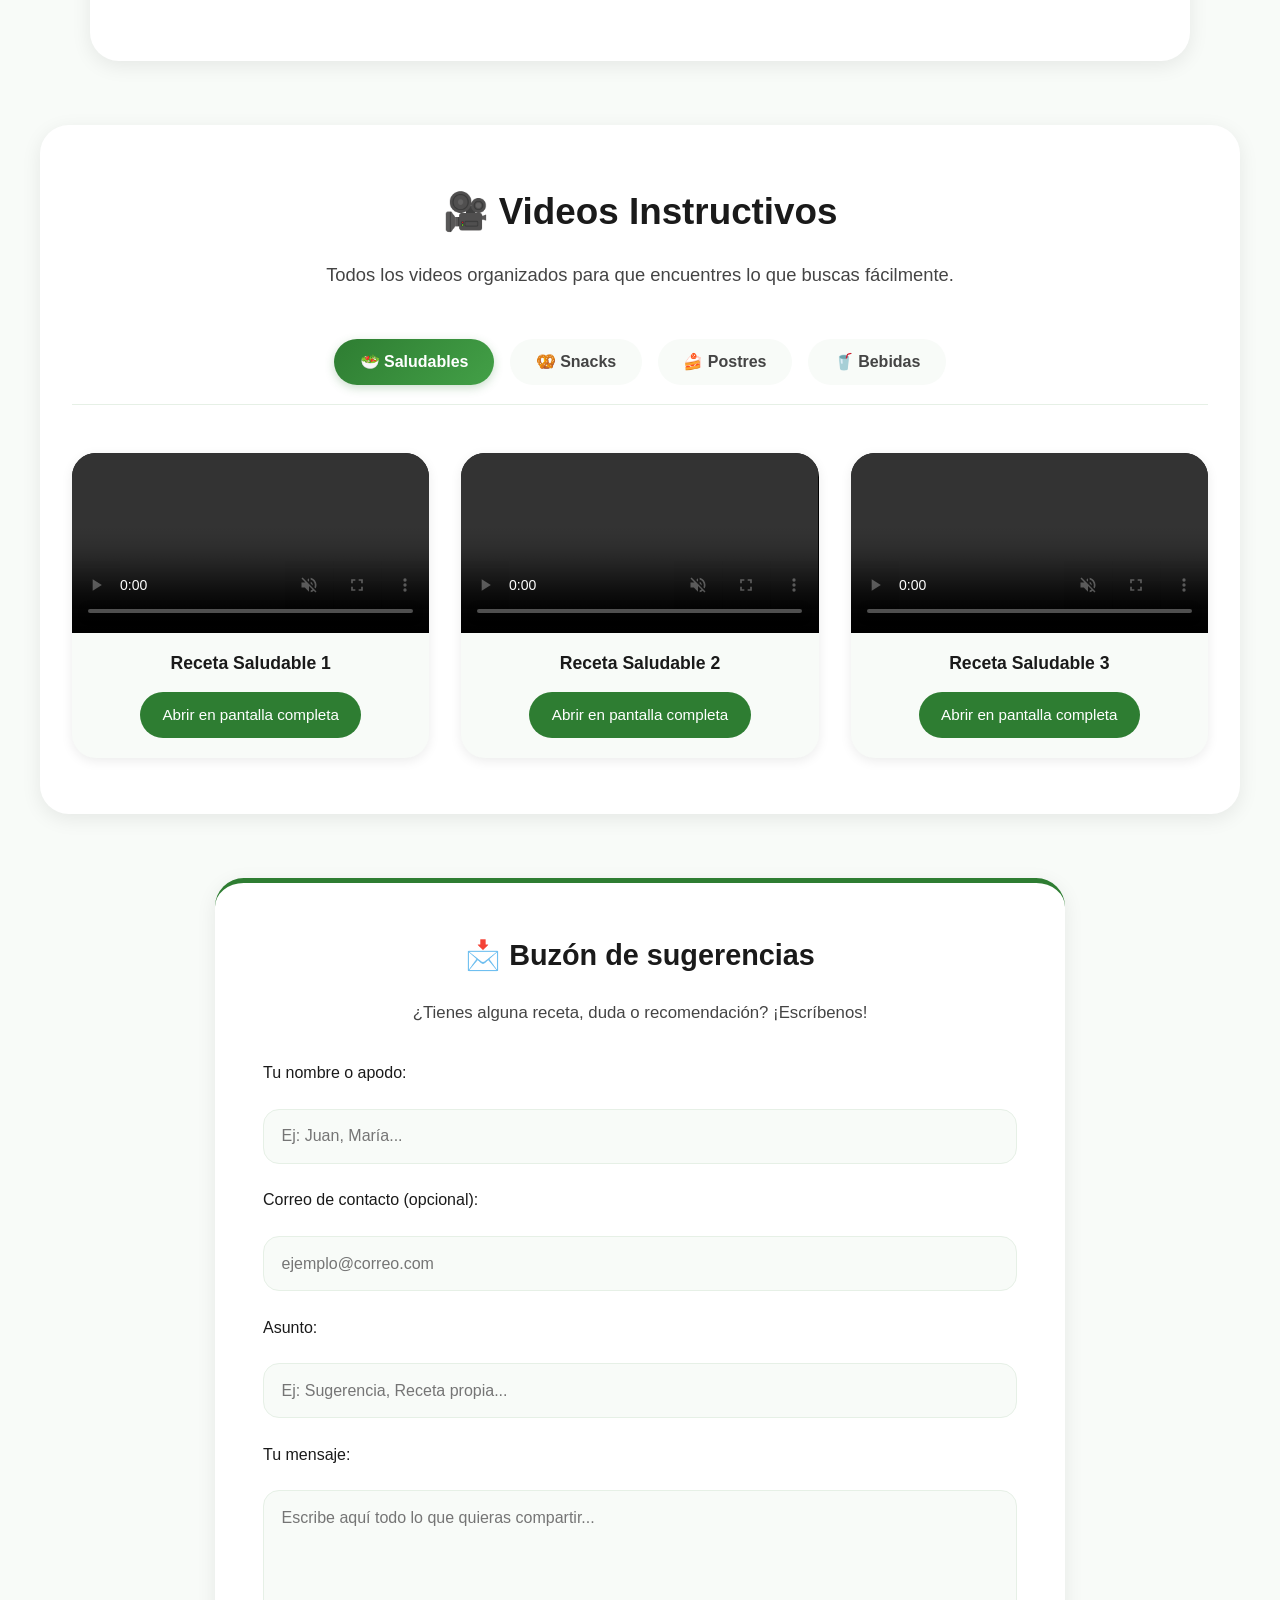
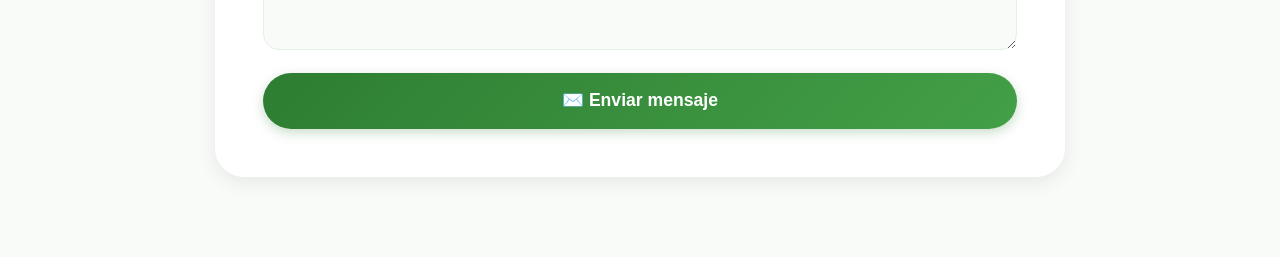
<file: recetas.html>
<!DOCTYPE html>
<html lang="es">
<head>
    <meta charset="UTF-8">
    <meta name="viewport" content="width=device-width, initial-scale=1.0">
    <title>Al_toque - Alimentación Saludable</title>
    <style>
        * {
            margin: 0;
            padding: 0;
            box-sizing: border-box;
            font-family: 'Segoe UI', Roboto, Oxygen, Ubuntu, Cantarell, sans-serif;
        }

        :root {
            --color-principal: #2E7D32;
            --color-principal-claro: #43A047;
            --color-principal-oscuro: #1B5E20;
            --color-texto-oscuro: #1A1A1A;
            --color-texto-medio: #444444;
            --color-texto-claro: #777777;
            --color-fondo: #FFFFFF;
            --color-fondo-suave: #F8FBF8;
            --color-borde: #E6F0E6;
            --color-sombra: rgba(0, 0, 0, 0.08);
            --transicion: all 0.3s ease;
        }

        body {
            background-color: var(--color-fondo-suave);
            color: var(--color-texto-oscuro);
            line-height: 1.7;
        }

        /* --- Navegación --- */
        nav {
            background: var(--color-fondo);
            padding: 1.2rem 2rem;
            display: flex;
            justify-content: space-between;
            align-items: center;
            max-width: 1200px;
            margin: 0 auto;
            box-shadow: 0 2px 10px var(--color-sombra);
            border-radius: 0 0 1rem 1rem;
            position: sticky;
            top: 0;
            z-index: 999;
        }

        .logo {
            font-size: 1.9rem;
            font-weight: 700;
            color: var(--color-texto-oscuro);
            text-decoration: none;
            letter-spacing: 1px;
        }

        .logo span {
            color: var(--color-principal);
        }

        .menu {
            display: flex;
            gap: 2rem;
            list-style: none;
            flex-wrap: wrap;
        }

        .menu a {
            text-decoration: none;
            color: var(--color-texto-medio);
            font-weight: 500;
            padding: 0.4rem 0.8rem;
            border-radius: 2rem;
            transition: var(--transicion);
        }

        .menu a:hover {
            color: var(--color-fondo);
            background: var(--color-principal);
        }

        /* --- Sección Principal --- */
        .hero {
            max-width: 1200px;
            margin: 2.5rem auto;
            background: var(--color-fondo);
            border-radius: 1.8rem;
            overflow: hidden;
            box-shadow: 0 5px 20px var(--color-sombra);
            display: grid;
            grid-template-columns: 1fr 1.1fr;
            gap: 2rem;
            align-items: center;
            position: relative;
        }

        .hero-texto {
            padding: 3rem;
        }

        .etiqueta {
            font-size: 0.95rem;
            text-transform: uppercase;
            letter-spacing: 2px;
            color: var(--color-principal);
            font-weight: 600;
            margin-bottom: 1rem;
        }

        .hero-texto h1 {
            font-size: 3.2rem;
            line-height: 1.1;
            margin-bottom: 1.5rem;
            color: var(--color-texto-oscuro);
        }

        .hero-texto p {
            font-size: 1.15rem;
            color: var(--color-texto-medio);
            margin-bottom: 2rem;
        }

        .boton-principal {
            background: linear-gradient(135deg, var(--color-principal), var(--color-principal-claro));
            color: white;
            padding: 1rem 2.2rem;
            border-radius: 2.5rem;
            text-decoration: none;
            font-weight: 600;
            display: inline-block;
            transition: var(--transicion);
            box-shadow: 0 4px 12px rgba(46, 125, 50, 0.25);
        }

        .boton-principal:hover {
            transform: translateY(-3px);
            box-shadow: 0 6px 16px rgba(46, 125, 50, 0.3);
        }

        .hero-imagen {
            width: 100%;
            height: 100%;
            background: url('https://images.unsplash.com/photo-1540189549336-e6e99c3679fe?ixlib=rb-4.0.3&auto=format&fit=crop&w=800&q=80') center / cover no-repeat;
            min-height: 480px;
        }

        /* --- ¿Qué encontrarás? --- */
        .seccion-servicios {
            max-width: 1200px;
            margin: 4rem auto;
            padding: 3.5rem 2rem;
            background: var(--color-fondo);
            border-radius: 1.8rem;
            box-shadow: 0 5px 20px var(--color-sombra);
            text-align: center;
        }

        .titulo-seccion {
            font-size: 2.3rem;
            margin-bottom: 1rem;
            color: var(--color-texto-oscuro);
        }

        .subtitulo-seccion {
            color: var(--color-texto-medio);
            font-size: 1.15rem;
            margin-bottom: 3rem;
            max-width: 750px;
            margin-left: auto;
            margin-right: auto;
        }

        .contenedor-bloques {
            display: grid;
            grid-template-columns: repeat(auto-fit, minmax(320px, 1fr));
            gap: 2.2rem;
        }

        .bloque {
            background: var(--color-fondo-suave);
            padding: 2.5rem 2rem;
            border-radius: 1.5rem;
            border: 1px solid var(--color-borde);
            transition: var(--transicion);
        }

        .bloque:hover {
            transform: translateY(-8px);
            box-shadow: 0 8px 20px var(--color-sombra);
            border-color: var(--color-principal-claro);
        }

        .icono-bloque {
            font-size: 3.2rem;
            color: var(--color-principal);
            margin-bottom: 1.3rem;
        }

        .bloque h3 {
            font-size: 1.55rem;
            margin-bottom: 1rem;
            color: var(--color-texto-oscuro);
        }

        .bloque p {
            color: var(--color-texto-medio);
            line-height: 1.75;
        }

        /* --- Niveles de recetas --- */
        .contenedor-niveles {
            max-width: 1200px;
            margin: 4rem auto;
            padding: 0 2rem;
        }

        .contenedor-tarjetas {
            display: grid;
            grid-template-columns: repeat(auto-fit, minmax(350px, 1fr));
            gap: 2.2rem;
        }

        .tarjeta-nivel {
            background: var(--color-fondo);
            border-radius: 1.5rem;
            padding: 2.2rem;
            box-shadow: 0 4px 15px var(--color-sombra);
            border-left: 5px solid transparent;
            transition: var(--transicion);
        }

        .tarjeta-nivel:hover {
            transform: translateY(-6px);
            box-shadow: 0 8px 22px var(--color-sombra);
        }

        .tarjeta-nivel h3 {
            font-size: 1.5rem;
            margin-bottom: 1rem;
            display: flex;
            align-items: center;
            gap: 0.7rem;
        }

        .tarjeta-nivel p {
            color: var(--color-texto-medio);
            margin-bottom: 1.5rem;
        }

        .tarjeta-nivel ul {
            margin-left: 1.6rem;
            margin-bottom: 1.8rem;
            color: var(--color-texto-medio);
        }

        .boton-ingresar {
            display: inline-block;
            padding: 0.8rem 1.6rem;
            border-radius: 2.5rem;
            color: white;
            text-decoration: none;
            font-weight: 600;
            transition: var(--transicion);
            box-shadow: 0 3px 8px rgba(0,0,0,0.1);
            border: none;
            cursor: pointer;
        }

        /* Colores por nivel */
        .basico { border-color: #2E7D32; }
        .basico h3 { color: #2E7D32; }
        .basico .boton-ingresar { background: linear-gradient(135deg, #2E7D32, #43A047); }
        .basico .boton-ingresar:hover { background: #1B5E20; }

        .intermedio { border-color: #F57C00; }
        .intermedio h3 { color: #F57C00; }
        .intermedio .boton-ingresar { background: linear-gradient(135deg, #F57C00, #FB8C00); }
        .intermedio .boton-ingresar:hover { background: #E65100; }

        .avanzado { border-color: #D32F2F; }
        .avanzado h3 { color: #D32F2F; }
        .avanzado .boton-ingresar { background: linear-gradient(135deg, #D32F2F, #E53935); }
        .avanzado .boton-ingresar:hover { background: #B71C1C; }

        .bebidas { border-color: #7B1FA2; }
        .bebidas h3 { color: #7B1FA2; }
        .bebidas .boton-ingresar { background: linear-gradient(135deg, #7B1FA2, #8E24AA); }
        .bebidas .boton-ingresar:hover { background: #4A148C; }

        .snacks { border-color: #1976D2; }
        .snacks h3 { color: #1976D2; }
        .snacks .boton-ingresar { background: linear-gradient(135deg, #1976D2, #1E88E5); }
        .snacks .boton-ingresar:hover { background: #0D47A1; }

        .chef { border-color: #8D6E63; }
        .chef h3 { color: #8D6E63; }
        .chef .boton-ingresar { background: linear-gradient(135deg, #8D6E63, #A1887F); }
        .chef .boton-ingresar:hover { background: #5D4037; }

        /* --- Consejos --- */
        .seccion-consejos {
            max-width: 1100px;
            margin: 4rem auto;
            padding: 3rem;
            background: var(--color-fondo);
            border-radius: 1.8rem;
            box-shadow: 0 5px 20px var(--color-sombra);
            border-top: 5px solid var(--color-principal);
        }

        .lista-consejos {
            margin-left: 2rem;
            color: var(--color-texto-medio);
            font-size: 1.08rem;
            line-height: 2;
        }

        .lista-consejos li {
            margin-bottom: 1.3rem;
            padding-left: 0.5rem;
            transition: var(--transicion);
        }

        .lista-consejos li:hover {
            padding-left: 0.9rem;
            color: var(--color-principal);
        }

        /* --- Sección Videos --- */
        .seccion-videos {
            max-width: 1200px;
            margin: 4rem auto;
            padding: 3.5rem 2rem;
            background: var(--color-fondo);
            border-radius: 1.8rem;
            box-shadow: 0 5px 20px var(--color-sombra);
        }

        .pestanas-categorias {
            display: flex;
            gap: 1rem;
            flex-wrap: wrap;
            justify-content: center;
            margin-bottom: 3rem;
            padding-bottom: 1.2rem;
            border-bottom: 1px solid var(--color-borde);
        }

        .boton-pestana {
            padding: 0.85rem 1.6rem;
            border: none;
            border-radius: 2.5rem;
            background: var(--color-fondo-suave);
            color: var(--color-texto-medio);
            font-weight: 600;
            font-size: 1rem;
            cursor: pointer;
            transition: var(--transicion);
            display: flex;
            align-items: center;
            gap: 0.5rem;
        }

        .boton-pestana.activa {
            background: linear-gradient(135deg, var(--color-principal), var(--color-principal-claro));
            color: white;
            box-shadow: 0 3px 10px rgba(46, 125, 50, 0.25);
        }

        .boton-pestana:hover:not(.activa) {
            background: #E8F5E9;
            color: var(--color-principal);
        }

        .contenedor-categoria {
            display: none;
        }

        .contenedor-categoria.mostrar {
            display: grid;
            grid-template-columns: repeat(auto-fill, minmax(280px, 1fr));
            gap: 2rem;
        }

        .tarjeta-video {
            background: var(--color-fondo-suave);
            border-radius: 1.5rem;
            overflow: hidden;
            box-shadow: 0 3px 12px var(--color-sombra);
            transition: var(--transicion);
            padding-bottom: 1.2rem;
            text-align: center;
        }

        .tarjeta-video:hover {
            transform: translateY(-7px);
            box-shadow: 0 8px 20px var(--color-sombra);
        }

        .reproductor-video {
            width: 100%;
            height: 180px;
            background: #F0F4F0;
            border-radius: 1rem 1rem 0 0;
            overflow: hidden;
            display: flex;
            align-items: center;
            justify-content: center;
        }

        .reproductor-video video {
            width: 100%;
            height: 100%;
            object-fit: cover;
            background-color: #000;
        }

        .tarjeta-video h4 {
            color: var(--color-texto-oscuro);
            font-size: 1.1rem;
            margin: 1rem 0 0.8rem 0;
            padding: 0 0.5rem;
        }

        .boton-ver {
            display: inline-block;
            padding: 0.65rem 1.4rem;
            background: var(--color-principal);
            color: white;
            border-radius: 2.5rem;
            text-decoration: none;
            font-size: 0.95rem;
            font-weight: 500;
            transition: var(--transicion);
            border: none;
            cursor: pointer;
        }

        .boton-ver:hover {
            background: var(--color-principal-oscuro);
        }

        /* --- Contacto --- */
        .seccion-buzon {
            max-width: 850px;
            margin: 0 auto 5rem auto;
            background: var(--color-fondo);
            padding: 3rem;
            border-radius: 1.8rem;
            box-shadow: 0 5px 20px var(--color-sombra);
            border-top: 5px solid var(--color-principal);
        }

        .seccion-buzon h2 {
            text-align: center;
            color: var(--color-texto-oscuro);
            margin-bottom: 1.2rem;
            font-size: 1.8rem;
        }

        .seccion-buzon p {
            text-align: center;
            color: var(--color-texto-medio);
            margin-bottom: 2rem;
            font-size: 1.05rem;
        }

        .formulario {
            display: flex;
            flex-direction: column;
            gap: 1.4rem;
        }

        .formulario label {
            font-weight: 500;
            color: var(--color-texto-oscuro);
        }

        .formulario input,
        .formulario textarea {
            padding: 1.1rem;
            border: 1px solid var(--color-borde);
            border-radius: 1rem;
            font-size: 1rem;
            background: var(--color-fondo-suave);
            transition: var(--transicion);
        }

        .formulario input:focus,
        .formulario textarea:focus {
            outline: none;
            border-color: var(--color-principal);
            box-shadow: 0 0 0 3px rgba(46, 125, 50, 0.15);
        }

        .formulario textarea {
            resize: vertical;
            min-height: 160px;
        }

        .boton-enviar {
            background: linear-gradient(135deg, var(--color-principal), var(--color-principal-claro));
            color: white;
            padding: 1.1rem;
            border: none;
            border-radius: 2.5rem;
            font-size: 1.1rem;
            font-weight: 600;
            cursor: pointer;
            transition: var(--transicion);
            box-shadow: 0 4px 12px rgba(46, 125, 50, 0.25);
        }

        .boton-enviar:hover {
            transform: translateY(-3px);
            background: var(--color-principal-oscuro);
        }

        .mensaje-exito {
            display: none;
            margin-top: 1.2rem;
            padding: 1.2rem;
            background-color: #E8F5E9;
            color: #1B5E20;
            border-radius: 1rem;
            text-align: center;
            font-weight: 500;
            font-size: 1.05rem;
        }

        /* --- Responsive --- */
        @media (max-width: 920px) {
            .hero {
                grid-template-columns: 1fr;
            }
            .hero-imagen {
                min-height: 320px;
                order: 1;
            }
            .hero-texto {
                order: 2;
                padding: 2rem;
                text-align: center;
            }
            nav {
                flex-direction: column;
                gap: 1rem;
                padding: 1rem;
            }
            .menu {
                gap: 0.5rem;
                justify-content: center;
            }
            .titulo-seccion {
                font-size: 2rem;
            }
        }
    </style>
</head>
<body>

    <!-- Menú de navegación -->
    <nav>
        <a href="recetas.html" class="logo">Al_<span>toque</span></a>
        <ul class="menu">
            <li><a href="#inicio">Inicio</a></li>
            <li><a href="#recetas">Recetas</a></li>
            <li><a href="#videos">Videos</a></li>
            <li><a href="#consejos">Consejos</a></li>
            <li><a href="#buzon">Contacto</a></li>
        </ul>
    </nav>

    <!-- Sección principal -->
    <section class="hero" id="inicio">
        <div class="hero-texto">
            <p class="etiqueta">Proyecto Universitario UCV</p>
            <h1>Al_toque</h1>
            <p>Promovemos una alimentación saludable, económica y nutritiva para estudiantes, con recetas fáciles, videos paso a paso y consejos prácticos.</p>
            <a href="#recetas" class="boton-principal">Ver todo el contenido</a>
        </div>
        <div class="hero-imagen"></div>
    </section>

    <!-- ¿Qué encontrarás? -->
    <section class="seccion-servicios">
        <h2 class="titulo-seccion">¿Qué encontrarás en Al_toque?</h2>
        <p class="subtitulo-seccion">Todo lo necesario para comer bien, sin gastar de más y sin complicaciones.</p>

        <div class="contenedor-bloques">
            <div class="bloque">
                <div class="icono-bloque">🍳</div>
                <h3>Recetas para ti</h3>
                <p>Platos saludables, económicos y adaptados al tiempo y presupuesto de cualquier estudiante universitario.</p>
                <a href="#recetas" class="boton-principal" style="padding: 0.65rem 1.5rem; font-size: 0.95rem;">Ver niveles</a>
            </div>
            <div class="bloque">
                <div class="icono-bloque">🎥</div>
                <h3>Videos instructivos</h3>
                <p>Preparaciones paso a paso, organizadas por categorías para que sigas cada receta de forma sencilla.</p>
                <a href="#videos" class="boton-principal" style="padding: 0.65rem 1.5rem; font-size: 0.95rem;">Ver videos</a>
            </div>
            <div class="bloque">
                <div class="icono-bloque">📋</div>
                <h3>Consejos prácticos</h3>
                <p>Trucos de cocina y nutrición para aprovechar mejor los alimentos, conservarlos y mejorar tu dieta diaria.</p>
                <a href="#consejos" class="boton-principal" style="padding: 0.65rem 1.5rem; font-size: 0.95rem;">Leer consejos</a>
            </div>
        </div>
    </section>

    <!-- Niveles de recetas -->
    <section class="contenedor-niveles" id="recetas">
        <h2 class="titulo-seccion" style="text-align:center;">Niveles de preparación</h2>
        <p class="subtitulo-seccion" style="text-align:center;">Elige según tu experiencia y tiempo disponible.</p>

        <div class="contenedor-tarjetas">
            <div class="tarjeta-nivel basico">
                <h3>🟢 Nivel Básico</h3>
                <p>Recetas rápidas, con pocos ingredientes y listas en menos de 20 minutos.</p>
                <ul>
                    <li>✅ Ingredientes fáciles de conseguir</li>
                    <li>✅ Preparación muy sencilla</li>
                    <li>✅ Equilibradas y ligeras</li>
                </ul>
                <a href="facil.html" class="boton-ingresar">Ver recetas</a>
            </div>
            <div class="tarjeta-nivel intermedio">
                <h3>🟡 Nivel Intermedio</h3>
                <p>Platos más completos, con mayor variedad de sabores y nutrientes.</p>
                <ul>
                    <li>✅ Tiempo aproximado: 25-35 min</li>
                    <li>✅ Ideales para el día a día</li>
                    <li>✅ Porciones generosas</li>
                </ul>
                <a href="intermedio.html" class="boton-ingresar">Ver recetas</a>
            </div>
            <div class="tarjeta-nivel avanzado">
                <h3>🔴 Nivel Avanzado</h3>
                <p>Preparaciones más elaboradas, con alto valor nutricional y técnicas mejoradas.</p>
                <ul>
                    <li>✅ Aporte de vitaminas y minerales</li>
                    <li>✅ Equilibrio nutricional completo</li>
                    <li>✅ Ideal para cuidar la salud</li>
                </ul>
                <a href="avanzado.html" class="boton-ingresar">Ver recetas</a>
            </div>
            <div class="tarjeta-nivel bebidas">
                <h3>🟣 Bebidas Saludables</h3>
                <p>Jugos, infusiones y bebidas sin azúcares añadidos para acompañar tus comidas.</p>
                <ul>
                    <li>✅ Sin azúcares refinados</li>
                    <li>✅ Propiedades naturales</li>
                    <li>✅ Rápidas de preparar</li>
                </ul>
                <a href="bebidas.html" class="boton-ingresar">Ver bebidas</a>
            </div>
            <div class="tarjeta-nivel snacks">
                <h3>🔵 Snacks Saludables</h3>
                <p>Opciones ligeras para comer entre horas sin perder el equilibrio de tu dieta.</p>
                <ul>
                    <li>✅ Bajos en calorías</li>
                    <li>✅ Energía sostenida</li>
                    <li>✅ Fáciles de transportar</li>
                </ul>
                <a href="snacks.html" class="boton-ingresar">Ver snacks</a>
            </div>
            <!-- ✅ Nivel Platino con formato igual al resto -->
            <div class="tarjeta-nivel chef">
                <h3>🏆 Nivel Platino / Chef</h3>
                <p>Platos con técnicas profesionales, buena presentación y gran valor nutricional.</p>
                <ul>
                    <li>✅ Preparaciones elaboradas</li>
                    <li>✅ Ingredientes de calidad</li>
                    <li>✅ Recetas exclusivas</li>
                </ul>
                <a href="Chef.html" class="boton-ingresar">Ver todas las recetas</a>
            </div>
        </div>
    </section>

    <!-- Consejos -->
    <section class="seccion-consejos" id="consejos">
        <h2 class="titulo-seccion" style="text-align:center;">💡 Consejos y trucos útiles</h2>
        <p class="subtitulo-seccion" style="text-align:center;">Aprende a aprovechar al máximo cada alimento y mejorar tus hábitos.</p>

        <ol class="lista-consejos">
            <li><strong>Cómo conservar vitaminas en verduras:</strong> Las vitaminas solubles en agua se pierden si hierves las verduras en mucha agua. Mejor cocínalas al vapor, en poco tiempo o usa el agua de cocción para sopas. Las vitaminas A, D, E y K se absorben mejor con un poco de aceite vegetal.</li>
            <li><strong>Almacenamiento correcto:</strong> No guardes manzanas, plátanos o tomates junto a verduras verdes: liberan gas que acelera su descomposición. Guárdalas en compartimentos separados y lávalas justo antes de usarlas.</li>
            <li><strong>Legumbres más fáciles de digerir:</strong> Remójalas entre 6 y 8 horas antes de cocinarlas, desecha esa agua y usa agua limpia para cocinarlas. Esto reduce los gases y mejora su absorción.</li>
            <li><strong>Medición sencilla de porciones:</strong> Usa el método del plato: mitad verduras, un cuarto proteína magra y un cuarto carbohidratos integrales. Sin necesidad de balanza.</li>
            <li><strong>Evita desperdicio:</strong> Usa tallos, hojas y cáscaras limpias para caldos, sopas o cremas. Aportan sabor y nutrientes adicionales.</li>
            <li><strong>Grasas saludables:</strong> Prefiere aceite de oliva, aguacate, frutos secos o semillas. Úsalas en cantidades moderadas, son esenciales para tu cuerpo.</li>
        </ol>
    </section>

    <!-- ✅ Sección Videos limpia, ordenada y sin huecos -->
    <section class="seccion-videos" id="videos">
        <h2 class="titulo-seccion" style="text-align:center;">🎥 Videos Instructivos</h2>
        <p class="subtitulo-seccion" style="text-align:center;">Todos los videos organizados para que encuentres lo que buscas fácilmente.</p>

        <div class="pestanas-categorias">
            <button class="boton-pestana activa" onclick="mostrarCategoria('saludables')">🥗 Saludables</button>
            <button class="boton-pestana" onclick="mostrarCategoria('snacks')">🥨 Snacks</button>
            <button class="boton-pestana" onclick="mostrarCategoria('postres')">🍰 Postres</button>
            <button class="boton-pestana" onclick="mostrarCategoria('bebidas')">🥤 Bebidas</button>
        </div>

        <!-- Saludables -->
        <div class="contenedor-categoria mostrar" id="categoria-saludables">
            <div class="tarjeta-video">
                <div class="reproductor-video">
                    <video src="saludable1.mp4" preload="metadata" controls muted playsinline>
                        Tu navegador no soporta reproducción de video.
                    </video>
                </div>
                <h4>Receta Saludable 1</h4>
                <a href="saludable1.mp4" target="_blank" class="boton-ver">Abrir en pantalla completa</a>
            </div>
            <div class="tarjeta-video">
                <div class="reproductor-video">
                    <video src="saludable3.mp4" preload="metadata" controls muted playsinline>
                        Tu navegador no soporta reproducción de video.
                    </video>
                </div>
                <h4>Receta Saludable 2</h4>
                <a href="saludable3.mp4" target="_blank" class="boton-ver">Abrir en pantalla completa</a>
            </div>
            <div class="tarjeta-video">
                <div class="reproductor-video">
                    <video src="saludable4.mp4" preload="metadata" controls muted playsinline>
                        Tu navegador no soporta reproducción de video.
                    </video>
                </div>
                <h4>Receta Saludable 3</h4>
                <a href="saludable4.mp4" target="_blank" class="boton-ver">Abrir en pantalla completa</a>
            </div>
        </div>

        <!-- Snacks -->
        <div class="contenedor-categoria" id="categoria-snacks">
            <div class="tarjeta-video">
                <div class="reproductor-video">
                    <video src="snacks1.mp4" preload="metadata" controls muted playsinline>
                        Tu navegador no soporta reproducción de video.
                    </video>
                </div>
                <h4>Snack Saludable 1</h4>
                <a href="snacks1.mp4" target="_blank" class="boton-ver">Abrir en pantalla completa</a>
            </div>
            <div class="tarjeta-video">
                <div class="reproductor-video">
                    <video src="snacks2.mp4" preload="metadata" controls muted playsinline>
                        Tu navegador no soporta reproducción de video.
                    </video>
                </div>
                <h4>Snack Saludable 2</h4>
                <a href="snacks2.mp4" target="_blank" class="boton-ver">Abrir en pantalla completa</a>
            </div>
        </div>

        <!-- Postres -->
        <div class="contenedor-categoria" id="categoria-postres">
            <div class="tarjeta-video">
                <div class="reproductor-video">
                    <video src="postre1.mp4" preload="metadata" controls muted playsinline>
                        Tu navegador no soporta reproducción de video.
                    </video>
                </div>
                <h4>Postre Saludable 1</h4>
                <a href="postre1.mp4" target="_blank" class="boton-ver">Abrir en pantalla completa</a>
            </div>
            <div class="tarjeta-video">
                <div class="reproductor-video">
                    <video src="postre2.mp4" preload="metadata" controls muted playsinline>
                        Tu navegador no soporta reproducción de video.
                    </video>
                </div>
                <h4>Postre Saludable 2</h4>
                <a href="postre2.mp4" target="_blank" class="boton-ver">Abrir en pantalla completa</a>
            </div>
            <div class="tarjeta-video">
                <div class="reproductor-video">
                    <video src="postre3.mp4" preload="metadata" controls muted playsinline>
                        Tu navegador no soporta reproducción de video.
                    </video>
                </div>
                <h4>Postre Saludable 3</h4>
                <a href="postre3.mp4" target="_blank" class="boton-ver">Abrir en pantalla completa</a>
            </div>
        </div>

        <!-- Bebidas -->
        <div class="contenedor-categoria" id="categoria-bebidas">
            <div class="tarjeta-video">
                <div class="reproductor-video">
                    <video src="bebidas1.mp4" preload="metadata" controls muted playsinline>
                        Tu navegador no soporta reproducción de video.
                    </video>
                </div>
                <h4>Bebida Saludable 1</h4>
                <a href="bebidas1.mp4" target="_blank" class="boton-ver">Abrir en pantalla completa</a>
            </div>
            <div class="tarjeta-video">
                <div class="reproductor-video">
                    <video src="bebidas2.mp4" preload="metadata" controls muted playsinline>
                        Tu navegador no soporta reproducción de video.
                    </video>
                </div>
                <h4>Bebida Saludable 2</h4>
                <a href="bebidas2.mp4" target="_blank" class="boton-ver">Abrir en pantalla completa</a>
            </div>
            <div class="tarjeta-video">
                <div class="reproductor-video">
                    <video src="bebidas4.mp4" preload="metadata" controls muted playsinline>
                        Tu navegador no soporta reproducción de video.
                    </video>
                </div>
                <h4>Bebida Saludable 3</h4>
                <a href="bebidas4.mp4" target="_blank" class="boton-ver">Abrir en pantalla completa</a>
            </div>
            <div class="tarjeta-video">
                <div class="reproductor-video">
                    <video src="bebidas5.mp4" preload="metadata" controls muted playsinline>
                        Tu navegador no soporta reproducción de video.
                    </video>
                </div>
                <h4>Bebida Saludable 4</h4>
                <a href="bebidas5.mp4" target="_blank" class="boton-ver">Abrir en pantalla completa</a>
            </div>
        </div>
    </section>

    <!-- Contacto -->
    <section class="seccion-buzon" id="buzon">
        <h2>📩 Buzón de sugerencias</h2>
        <p>¿Tienes alguna receta, duda o recomendación? ¡Escríbenos!</p>

        <form class="formulario" action="https://formspree.io/f/mdarwoev" method="POST" id="formularioContacto">
            <label for="nombre">Tu nombre o apodo:</label>
            <input type="text" id="nombre" name="nombre" required placeholder="Ej: Juan, María...">

            <label for="correo">Correo de contacto (opcional):</label>
            <input type="email" id="correo" name="correo" placeholder="ejemplo@correo.com">

            <label for="asunto">Asunto:</label>
            <input type="text" id="asunto" name="asunto" required placeholder="Ej: Sugerencia, Receta propia...">

            <label for="mensaje">Tu mensaje:</label>
            <textarea id="mensaje" name="mensaje" required placeholder="Escribe aquí todo lo que quieras compartir..."></textarea>

            <button type="submit" class="boton-enviar">✉️ Enviar mensaje</button>
        </form>

        <div class="mensaje-exito" id="avisoExito">
            ✅ ¡Mensaje enviado con éxito! Muchas gracias por colaborar.
        </div>
    </section>

    <script>
        // Desplazamiento suave
        document.querySelectorAll('a[href^="#"]').forEach(anchor => {
            anchor.addEventListener('click', function (e) {
                e.preventDefault();
                document.querySelector(this.getAttribute('href')).scrollIntoView({
                    behavior: 'smooth'
                });
            });
        });

        // Cambiar categorías de videos
        function mostrarCategoria(categoria) {
            document.querySelectorAll('.boton-pestana').forEach(btn => btn.classList.remove('activa'));
            document.querySelectorAll('.contenedor-categoria').forEach(cat => cat.classList.remove('mostrar'));
            event.currentTarget.classList.add('activa');
            document.getElementById('categoria-' + categoria).classList.add('mostrar');
        }

        // Envío de formulario
        const form = document.getElementById('formularioContacto');
        const aviso = document.getElementById('avisoExito');
        form.addEventListener('submit', function() {
            setTimeout(() => {
                aviso.style.display = 'block';
                form.reset();
                setTimeout(() => aviso.style.display = 'none', 5000);
            }, 800);
        });
    </script>

</body>
</html>
</file>
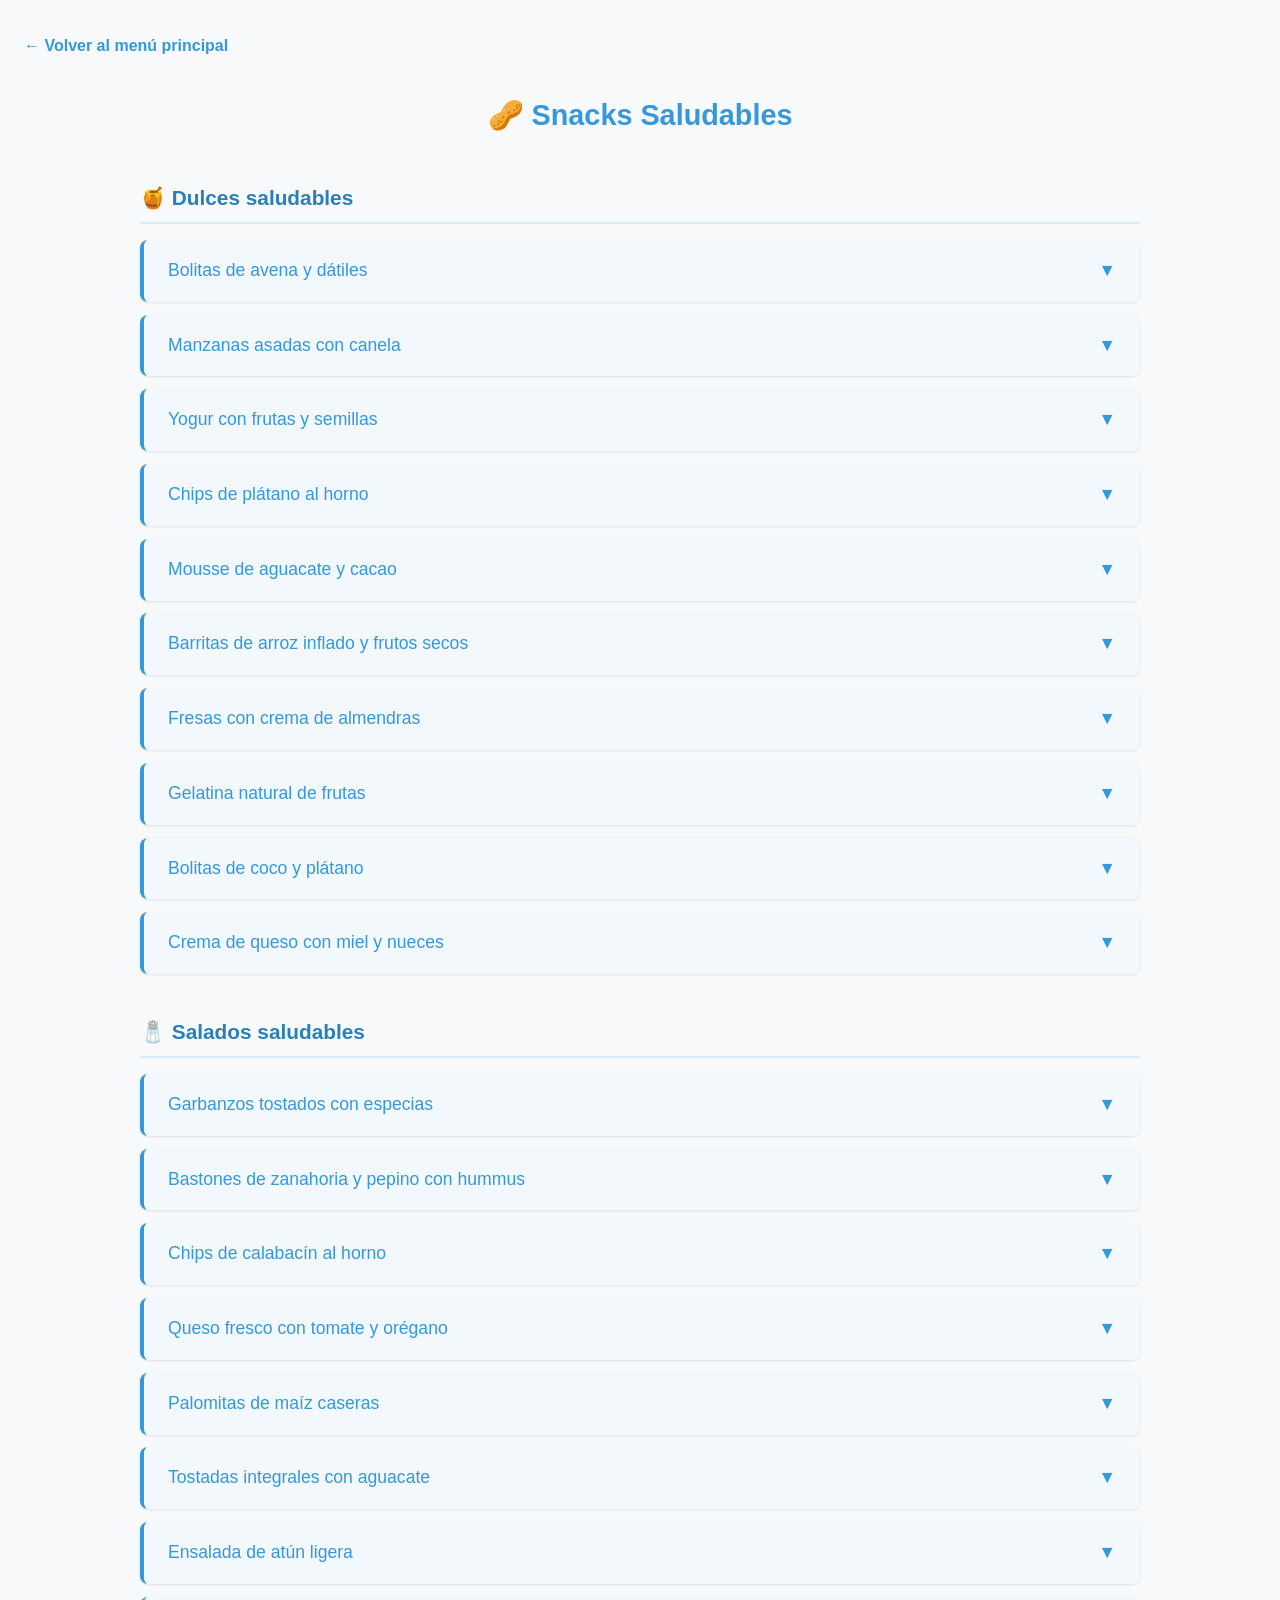
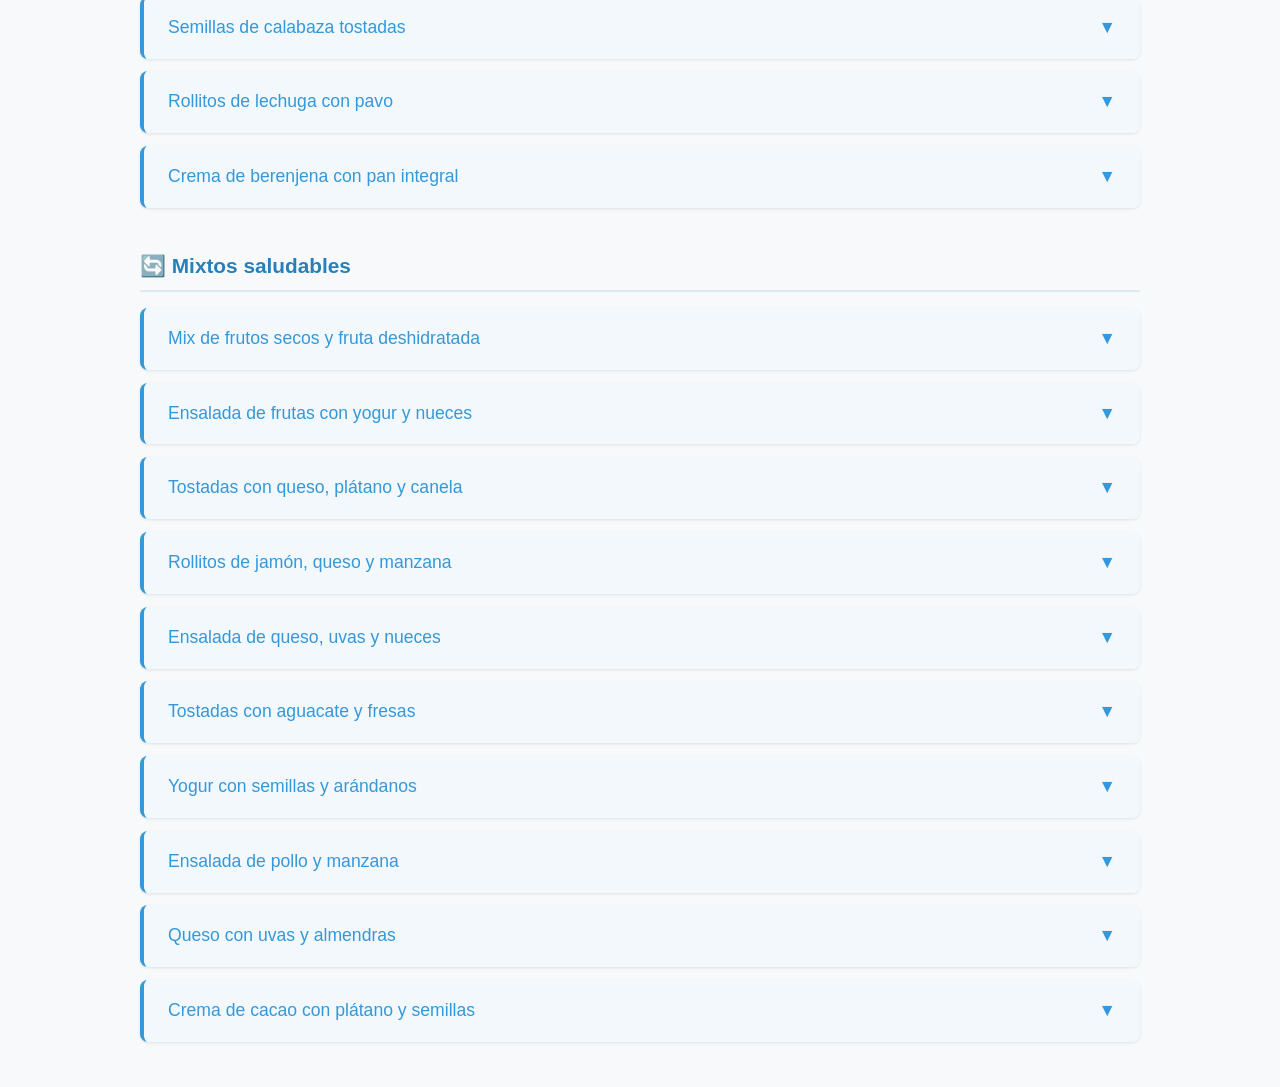
<file: snacks.html>
<!DOCTYPE html>
<html lang="es">
<head>
    <meta charset="UTF-8">
    <meta name="viewport" content="width=device-width, initial-scale=1.0">
    <title>Snacks Saludables</title>
    <style>
        * {
            margin: 0;
            padding: 0;
            box-sizing: border-box;
            font-family: 'Segoe UI', Roboto, Arial, sans-serif;
        }

        body {
            background-color: #f8f9fa;
            line-height: 1.7;
            padding: 2rem 1.5rem;
        }

        h2 {
            text-align: center;
            color: #3498db;
            margin-bottom: 2rem;
            font-size: 1.8rem;
        }

        .categoria {
            max-width: 1000px;
            margin: 2.5rem auto 1rem auto;
            font-size: 1.3rem;
            font-weight: bold;
            color: #2980b9;
            padding-bottom: 0.4rem;
            border-bottom: 2px solid #d6eaf8;
        }

        .acordeon {
            max-width: 1000px;
            margin: 0 auto 0.8rem auto;
            background: #ffffff;
            border-radius: 8px;
            box-shadow: 0 1px 3px rgba(0,0,0,0.1);
            overflow: hidden;
            border-left: 4px solid #3498db;
        }

        .cabecera-receta {
            background-color: #f2f8fc;
            color: #3498db;
            padding: 1rem 1.5rem;
            cursor: pointer;
            display: flex;
            justify-content: space-between;
            align-items: center;
            font-size: 1.1rem;
            font-weight: 500;
            transition: background 0.2s;
        }

        .cabecera-receta:hover {
            background-color: #e8f4fc;
        }

        .flecha {
            font-size: 1.1rem;
            font-weight: bold;
        }

        .cuerpo-receta {
            display: none;
            padding: 1.5rem;
            color: #333;
            border-top: 1px solid #eee;
            background: #ffffff;
        }

        .info-nutricional {
            background: #f9f9f9;
            padding: 0.8rem;
            border-radius: 6px;
            margin-bottom: 1.2rem;
            font-style: italic;
            color: #555;
        }

        .cuerpo-receta h4 {
            margin: 1.2rem 0 0.6rem;
            color: #444;
            font-size: 1.1rem;
            border-bottom: 1px dashed #eee;
            padding-bottom: 0.3rem;
        }

        .cuerpo-receta ul,
        .cuerpo-receta ol {
            margin-left: 1.8rem;
            margin-bottom: 1rem;
        }

        .boton-volver {
            display: inline-block;
            margin-bottom: 2rem;
            color: #3498db;
            text-decoration: none;
            font-weight: bold;
        }

        .boton-volver:hover {
            text-decoration: underline;
        }
    </style>
</head>
<body>

    <a href="recetas.html" class="boton-volver">← Volver al menú principal</a>

    <h2>🥜 Snacks Saludables</h2>

    <!-- ====================== CATEGORÍA 1: DULCES SALUDABLES ====================== -->
    <div class="categoria">🍯 Dulces saludables</div>

    <!-- 1 -->
    <div class="acordeon">
        <div class="cabecera-receta" onclick="mostrarOcultar(this)">
            Bolitas de avena y dátiles
            <span class="flecha">▼</span>
        </div>
        <div class="cuerpo-receta">
            <p class="info-nutricional"><strong>Valores (por unidad):</strong> ~70 kcal | 10g carbohidratos | 1.5g proteína | 2.8g grasa | Energía natural sin azúcar refinada</p>
            <h4>Ingredientes</h4>
            <ul>
                <li>1 taza de avena en hojuelas</li>
                <li>8 dátiles sin hueso</li>
                <li>2 cucharadas de cacao puro en polvo</li>
                <li>1 cucharada de aceite de coco</li>
                <li>1 pizca de canela</li>
            </ul>
            <h4>Preparación</h4>
            <ol>
                <li>Remoja los dátiles en agua tibia 10 minutos y escurre.</li>
                <li>Licúa o tritura todos los ingredientes hasta formar una masa pegajosa.</li>
                <li>Forma bolitas con las manos y deja enfriar 30 min en la nevera.</li>
            </ol>
        </div>
    </div>

    <!-- 2 -->
    <div class="acordeon">
        <div class="cabecera-receta" onclick="mostrarOcultar(this)">
            Manzanas asadas con canela
            <span class="flecha">▼</span>
        </div>
        <div class="cuerpo-receta">
            <p class="info-nutricional"><strong>Valores (por unidad):</strong> ~85 kcal | 22g carbohidratos | 0.4g proteína | 0.2g grasa | Fibra y dulzor natural</p>
            <h4>Ingredientes</h4>
            <ul>
                <li>2 manzanas medianas</li>
                <li>1 cucharadita de canela en polvo</li>
                <li>1 cucharadita de miel o jarabe de agave</li>
                <li>Un chorrito de agua</li>
            </ul>
            <h4>Preparación</h4>
            <ol>
                <li>Corta las manzanas en rodajas o en cuartos.</li>
                <li>Colócalas en un recipiente apto para horno, agrega el agua y espolvorea canela y miel.</li>
                <li>Hornea a 180 °C durante 15-20 minutos hasta que estén tiernas.</li>
            </ol>
        </div>
    </div>

    <!-- 3 -->
    <div class="acordeon">
        <div class="cabecera-receta" onclick="mostrarOcultar(this)">
            Yogur con frutas y semillas
            <span class="flecha">▼</span>
        </div>
        <div class="cuerpo-receta">
            <p class="info-nutricional"><strong>Valores (por porción):</strong> ~160 kcal | 21g carbohidratos | 9g proteína | 4g grasa | Completo y saciante</p>
            <h4>Ingredientes</h4>
            <ul>
                <li>150 g de yogur natural sin azúcar</li>
                <li>½ taza de frutas picadas (fresas, plátano, arándanos)</li>
                <li>1 cucharadita de semillas de chía o lino</li>
                <li>1 cucharadita de miel (opcional)</li>
            </ul>
            <h4>Preparación</h4>
            <ol>
                <li>Coloca el yogur en un vaso o tazón.</li>
                <li>Agrega las frutas, las semillas y endulza si lo deseas.</li>
                <li>Mezcla suavemente y sirve al momento.</li>
            </ol>
        </div>
    </div>

    <!-- 4 -->
    <div class="acordeon">
        <div class="cabecera-receta" onclick="mostrarOcultar(this)">
            Chips de plátano al horno
            <span class="flecha">▼</span>
        </div>
        <div class="cuerpo-receta">
            <p class="info-nutricional"><strong>Valores (por porción):</strong> ~95 kcal | 23g carbohidratos | 1.1g proteína | 0.3g grasa | Sin aceites añadidos</p>
            <h4>Ingredientes</h4>
            <ul>
                <li>2 plátanos maduros pero firmes</li>
                <li>1 pizca de canela</li>
            </ul>
            <h4>Preparación</h4>
            <ol>
                <li>Corta los plátanos en rodajas muy finas.</li>
                <li>Colócalas en una bandeja con papel vegetal sin que se toquen.</li>
                <li>Espolvorea canela y hornea a 120 °C por 40-50 minutos hasta que estén doradas y crujientes.</li>
            </ol>
        </div>
    </div>

    <!-- 5 -->
    <div class="acordeon">
        <div class="cabecera-receta" onclick="mostrarOcultar(this)">
            Mousse de aguacate y cacao
            <span class="flecha">▼</span>
        </div>
        <div class="cuerpo-receta">
            <p class="info-nutricional"><strong>Valores (por porción):</strong> ~180 kcal | 12g carbohidratos | 2.5g proteína | 14g grasa | Grasas saludables y antioxidantes</p>
            <h4>Ingredientes</h4>
            <ul>
                <li>½ aguacate maduro</li>
                <li>1 cucharada de cacao puro</li>
                <li>1 cucharadita de miel o dátil triturado</li>
                <li>2 cucharadas de leche vegetal</li>
                <li>1 pizca de vainilla</li>
            </ul>
            <h4>Preparación</h4>
            <ol>
                <li>Licúa o tritura todo hasta obtener una crema muy lisa.</li>
                <li>Deja reposar en la nevera 20 minutos antes de servir.</li>
            </ol>
        </div>
    </div>

    <!-- 6 -->
    <div class="acordeon">
        <div class="cabecera-receta" onclick="mostrarOcultar(this)">
            Barritas de arroz inflado y frutos secos
            <span class="flecha">▼</span>
        </div>
        <div class="cuerpo-receta">
            <p class="info-nutricional"><strong>Valores (por unidad):</strong> ~110 kcal | 18g carbohidratos | 2.2g proteína | 3.5g grasa | Fáciles de transportar</p>
            <h4>Ingredientes</h4>
            <ul>
                <li>1 taza de arroz inflado sin azúcar</li>
                <li>½ taza de nueces picadas</li>
                <li>3 cucharadas de miel o jarabe de arroz</li>
                <li>1 cucharada de aceite de coco</li>
            </ul>
            <h4>Preparación</h4>
            <ol>
                <li>Calienta la miel y el aceite hasta que se integren.</li>
                <li>Mezcla con el arroz y las nueces en un recipiente.</li>
                <li>Extiende en una bandeja, presiona bien y enfría 1 hora. Corta en barritas.</li>
            </ol>
        </div>
    </div>

    <!-- 7 -->
    <div class="acordeon">
        <div class="cabecera-receta" onclick="mostrarOcultar(this)">
            Fresas con crema de almendras
            <span class="flecha">▼</span>
        </div>
        <div class="cuerpo-receta">
            <p class="info-nutricional"><strong>Valores (por porción):</strong> ~125 kcal | 14g carbohidratos | 3g proteína | 6g grasa | Dulce y muy ligero</p>
            <h4>Ingredientes</h4>
            <ul>
                <li>1 taza de fresas frescas</li>
                <li>2 cucharadas de crema de almendras casera o natural</li>
                <li>Unas gotas de jugo de limón</li>
            </ul>
            <h4>Preparación</h4>
            <ol>
                <li>Lava y corta las fresas en mitades.</li>
                <li>Mezcla la crema de almendras con un poco de limón y sirve encima.</li>
            </ol>
        </div>
    </div>

    <!-- 8 -->
    <div class="acordeon">
        <div class="cabecera-receta" onclick="mostrarOcultar(this)">
            Gelatina natural de frutas
            <span class="flecha">▼</span>
        </div>
        <div class="cuerpo-receta">
            <p class="info-nutricional"><strong>Valores (por porción):</strong> ~60 kcal | 13g carbohidratos | 1.2g proteína | 0.1g grasa | Muy baja en calorías</p>
            <h4>Ingredientes</h4>
            <ul>
                <li>250 ml de jugo de fruta natural sin azúcar</li>
                <li>1 cucharada de gelatina sin sabor</li>
                <li>½ taza de trozos de fruta</li>
            </ul>
            <h4>Preparación</h4>
            <ol>
                <li>Disuelve la gelatina en un poco de agua fría y luego mezcla con el jugo tibio.</li>
                <li>Agrega los trozos de fruta y vierte en moldes.</li>
                <li>Refrigera al menos 2 horas hasta que cuaje.</li>
            </ol>
        </div>
    </div>

    <!-- 9 -->
    <div class="acordeon">
        <div class="cabecera-receta" onclick="mostrarOcultar(this)">
            Bolitas de coco y plátano
            <span class="flecha">▼</span>
        </div>
        <div class="cuerpo-receta">
            <p class="info-nutricional"><strong>Valores (por unidad):</strong> ~65 kcal | 9g carbohidratos | 0.8g proteína | 2.7g grasa | Sin azúcar añadida</p>
            <h4>Ingredientes</h4>
            <ul>
                <li>1 plátano maduro</li>
                <li>½ taza de coco rallado sin azúcar</li>
                <li>1 cucharadita de semillas de sésamo</li>
            </ul>
            <h4>Preparación</h4>
            <ol>
                <li>Tritura el plátano hasta hacerlo puré.</li>
                <li>Mezcla con la mitad del coco y las semillas.</li>
                <li>Forma bolitas y pásalas por el resto del coco rallado. Enfría 30 min.</li>
            </ol>
        </div>
    </div>

    <!-- 10 -->
    <div class="acordeon">
        <div class="cabecera-receta" onclick="mostrarOcultar(this)">
            Crema de queso con miel y nueces
            <span class="flecha">▼</span>
        </div>
        <div class="cuerpo-receta">
            <p class="info-nutricional"><strong>Valores (por porción):</strong> ~150 kcal | 10g carbohidratos | 6g proteína | 9g grasa | Equilibrio entre dulce y proteínas</p>
            <h4>Ingredientes</h4>
            <ul>
                <li>80 g de queso crema bajo en grasa o queso fresco batido</li>
                <li>1 cucharadita de miel</li>
                <li>5 nueces picadas</li>
            </ul>
            <h4>Preparación</h4>
            <ol>
                <li>Mezcla el queso con la miel hasta integrar.</li>
                <li>Espolvorea las nueces por encima al servir.</li>
            </ol>
        </div>
    </div>

    <!-- ====================== CATEGORÍA 2: SALADOS SALUDABLES ====================== -->
    <div class="categoria">🧂 Salados saludables</div>

    <!-- 1 -->
    <div class="acordeon">
        <div class="cabecera-receta" onclick="mostrarOcultar(this)">
            Garbanzos tostados con especias
            <span class="flecha">▼</span>
        </div>
        <div class="cuerpo-receta">
            <p class="info-nutricional"><strong>Valores (por porción):</strong> ~130 kcal | 20g carbohidratos | 6g proteína | 2.5g grasa | Fibra y proteína vegetal</p>
            <h4>Ingredientes</h4>
            <ul>
                <li>1 taza de garbanzos cocidos y bien secos</li>
                <li>1 cucharadita de aceite de oliva</li>
                <li>Sal, pimentón, comino y pimienta al gusto</li>
            </ul>
            <h4>Preparación</h4>
            <ol>
                <li>Seca muy bien los garbanzos con papel de cocina.</li>
                <li>Mezcla con el aceite y las especias.</li>
                <li>Hornea a 180 °C durante 25-30 minutos hasta que estén crujientes.</li>
            </ol>
        </div>
    </div>

    <!-- 2 -->
    <div class="acordeon">
        <div class="cabecera-receta" onclick="mostrarOcultar(this)">
            Bastones de zanahoria y pepino con hummus
            <span class="flecha">▼</span>
        </div>
        <div class="cuerpo-receta">
            <p class="info-nutricional"><strong>Valores (por porción):</strong> ~110 kcal | 15g carbohidratos | 4g proteína | 4g grasa | Mucha fibra y saciedad</p>
            <h4>Ingredientes</h4>
            <ul>
                <li>1 zanahoria grande</li>
                <li>½ pepino mediano</li>
                <li>3 cucharadas de hummus casero</li>
            </ul>
            <h4>Preparación</h4>
            <ol>
                <li>Pela y corta las verduras en tiras largas y finas.</li>
                <li>Sirve junto con el hummus para untar.</li>
            </ol>
        </div>
    </div>

    <!-- 3 -->
    <div class="acordeon">
        <div class="cabecera-receta" onclick="mostrarOcultar(this)">
            Chips de calabacín al horno
            <span class="flecha">▼</span>
        </div>
        <div class="cuerpo-receta">
            <p class="info-nutricional"><strong>Valores (por porción):</strong> ~75 kcal | 6g carbohidratos | 2g proteína | 4g grasa | Alternativa baja en calorías a las papas fritas</p>
            <h4>Ingredientes</h4>
            <ul>
                <li>1 calabacín mediano</li>
                <li>1 cucharadita de aceite de oliva</li>
                <li>Sal, orégano y ajo en polvo</li>
            </ul>
            <h4>Preparación</h4>
            <ol>
                <li>Corta el calabacín en rodajas muy finas.</li>
                <li>Seca bien con papel, mezcla con aceite y especias.</li>
                <li>Hornea a 160 °C durante 20-25 minutos hasta que estén crujientes.</li>
            </ol>
        </div>
    </div>

    <!-- 4 -->
    <div class="acordeon">
        <div class="cabecera-receta" onclick="mostrarOcultar(this)">
            Queso fresco con tomate y orégano
            <span class="flecha">▼</span>
        </div>
        <div class="cuerpo-receta">
            <p class="info-nutricional"><strong>Valores (por porción):</strong> ~120 kcal | 4g carbohidratos | 12g proteína | 6g grasa | Alto contenido proteico</p>
            <h4>Ingredientes</h4>
            <ul>
                <li>100 g de queso fresco o requesón</li>
                <li>1 tomate maduro</li>
                <li>1 cucharadita de aceite de oliva</li>
                <li>Orégano y sal al gusto</li>
            </ul>
            <h4>Preparación</h4>
            <ol>
                <li>Corta el queso y el tomate en cubos.</li>
                <li>Mezcla en un plato, agrega el aceite y las especias.</li>
            </ol>
        </div>
    </div>

    <!-- 5 -->
    <div class="acordeon">
        <div class="cabecera-receta" onclick="mostrarOcultar(this)">
            Palomitas de maíz caseras
            <span class="flecha">▼</span>
        </div>
        <div class="cuerpo-receta">
            <p class="info-nutricional"><strong>Valores (por porción):</strong> ~90 kcal | 18g carbohidratos | 2.5g proteína | 1g grasa | Mucho volumen con pocas calorías</p>
            <h4>Ingredientes</h4>
            <ul>
                <li>30 g de maíz para palomitas</li>
                <li>½ cucharadita de aceite de oliva</li>
                <li>Sal, pimentón o levadura nutricional</li>
            </ul>
            <h4>Preparación</h4>
            <ol>
                <li>Calienta el aceite en una olla tapada a fuego medio.</li>
                <li>Agrega el maíz y espera a que empiecen a explotar.</li>
                <li>Retira cuando paren y condimenta al gusto.</li>
            </ol>
        </div>
    </div>

    <!-- 6 -->
    <div class="acordeon">
        <div class="cabecera-receta" onclick="mostrarOcultar(this)">
            Tostadas integrales con aguacate
            <span class="flecha">▼</span>
        </div>
        <div class="cuerpo-receta">
            <p class="info-nutricional"><strong>Valores (por porción):</strong> ~160 kcal | 18g carbohidratos | 4g proteína | 8g grasa | Grasas saludables y fibra</p>
            <h4>Ingredientes</h4>
            <ul>
                <li>2 rebanadas de pan integral</li>
                <li>½ aguacate maduro</li>
                <li>Jugo de limón, sal y pimienta</li>
                <li>Unas rodajas de tomate (opcional)</li>
            </ul>
            <h4>Preparación</h4>
            <ol>
                <li>Tuesta ligeramente el pan.</li>
                <li>Tritura el aguacate con limón, sal y pimienta.</li>
                <li>Unta sobre el pan y decora con tomate.</li>
            </ol>
        </div>
    </div>

    <!-- 7 -->
    <div class="acordeon">
        <div class="cabecera-receta" onclick="mostrarOcultar(this)">
            Ensalada de atún ligera
            <span class="flecha">▼</span>
        </div>
        <div class="cuerpo-receta">
            <p class="info-nutricional"><strong>Valores (por porción):</strong> ~140 kcal | 3g carbohidratos | 22g proteína | 5g grasa | Ideal para recuperación muscular</p>
            <h4>Ingredientes</h4>
            <ul>
                <li>1 lata de atún al natural (escurrido)</li>
                <li>2 cucharadas de maíz dulce</li>
                <li>½ tomate picado</li>
                <li>1 cucharadita de aceite de oliva y limón</li>
            </ul>
            <h4>Preparación</h4>
            <ol>
                <li>Mezcla todos los ingredientes en un bol.</li>
                <li>Condimenta y sirve solo o con una rebanada de pan.</li>
            </ol>
        </div>
    </div>

    <!-- 8 -->
    <div class="acordeon">
        <div class="cabecera-receta" onclick="mostrarOcultar(this)">
            Semillas de calabaza tostadas
            <span class="flecha">▼</span>
        </div>
        <div class="cuerpo-receta">
            <p class="info-nutricional"><strong>Valores (por porción):</strong> ~150 kcal | 6g carbohidratos | 7g proteína | 12g grasa | Ricas en magnesio y zinc</p>
            <h4>Ingredientes</h4>
            <ul>
                <li>½ taza de semillas de calabaza</li>
                <li>½ cucharadita de aceite de oliva</li>
                <li>Sal y especias al gusto</li>
            </ul>
            <h4>Preparación</h4>
            <ol>
                <li>Lava y seca bien las semillas.</li>
                <li>Mezcla con aceite y sal.</li>
                <li>Hornea a 160 °C durante 12-15 minutos hasta que estén doradas.</li>
            </ol>
        </div>
    </div>

    <!-- 9 -->
    <div class="acordeon">
        <div class="cabecera-receta" onclick="mostrarOcultar(this)">
            Rollitos de lechuga con pavo
            <span class="flecha">▼</span>
        </div>
        <div class="cuerpo-receta">
            <p class="info-nutricional"><strong>Valores (por porción):</strong> ~95 kcal | 3g carbohidratos | 14g proteína | 3g grasa | Muy bajos en calorías</p>
            <h4>Ingredientes</h4>
            <ul>
                <li>4 hojas grandes de lechuga</li>
                <li>80 g de pechuga de pavo en lonchas</li>
                <li>1 cucharada de queso crema ligero</li>
                <li>Unas tiras de pimiento</li>
            </ul>
            <h4>Preparación</h4>
            <ol>
                <li>Extiende las hojas de lechuga y unta un poco de queso.</li>
                <li>Coloca el pavo y el pimiento, enrolla y cierra con un palillo.</li>
            </ol>
        </div>
    </div>

    <!-- 10 -->
    <div class="acordeon">
        <div class="cabecera-receta" onclick="mostrarOcultar(this)">
            Crema de berenjena con pan integral
            <span class="flecha">▼</span>
        </div>
        <div class="cuerpo-receta">
            <p class="info-nutricional"><strong>Valores (por porción):</strong> ~125 kcal | 16g carbohidratos | 3g proteína | 5g grasa | Alternativa al paté industrial</p>
            <h4>Ingredientes</h4>
            <ul>
                <li>1 berenjena mediana</li>
                <li>1 diente de ajo</li>
                <li>1 cucharadita de aceite de oliva</li>
                <li>Jugo de limón, sal y comino</li>
                <li>2 rebanadas de pan integral</li>
            </ul>
            <h4>Preparación</h4>
            <ol>
                <li>Asa la berenjena entera hasta que esté tierna, saca la pulpa.</li>
                <li>Tritura con el resto de ingredientes hasta obtener una crema.</li>
                <li>Unta sobre el pan tostado.</li>
            </ol>
        </div>
    </div>

    <!-- ====================== CATEGORÍA 3: MIXTOS SALUDABLES ====================== -->
    <div class="categoria">🔄 Mixtos saludables</div>

    <!-- 1 -->
    <div class="acordeon">
        <div class="cabecera-receta" onclick="mostrarOcultar(this)">
            Mix de frutos secos y fruta deshidratada
            <span class="flecha">▼</span>
        </div>
        <div class="cuerpo-receta">
            <p class="info-nutricional"><strong>Valores (por porción):</strong> ~180 kcal | 12g carbohidratos | 5g proteína | 13g grasa | Energía y nutrientes variados</p>
            <h4>Ingredientes</h4>
            <ul>
                <li>10 almendras</li>
                <li>6 nueces</li>
                <li>4 orejones de albaricoque</li>
                <li>2 ciruelas pasas sin hueso</li>
            </ul>
            <h4>Preparación</h4>
            <ol>
                <li>Mezcla todos los ingredientes en un recipiente pequeño.</li>
                <li>Guárdalo en un lugar fresco para llevarlo contigo.</li>
            </ol>
        </div>
    </div>

    <!-- 2 -->
    <div class="acordeon">
        <div class="cabecera-receta" onclick="mostrarOcultar(this)">
            Ensalada de frutas con yogur y nueces
            <span class="flecha">▼</span>
        </div>
        <div class="cuerpo-receta">
            <p class="info-nutricional"><strong>Valores (por porción):</strong> ~175 kcal | 22g carbohidratos | 7g proteína | 6g grasa | Equilibrio entre dulce y saciedad</p>
            <h4>Ingredientes</h4>
            <ul>
                <li>1 taza de frutas variadas picadas</li>
                <li>100 g de yogur natural</li>
                <li>4 nueces picadas</li>
                <li>1 cucharadita de semillas de lino</li>
            </ul>
            <h4>Preparación</h4>
            <ol>
                <li>Coloca las frutas en un bol.</li>
                <li>Añade el yogur, las nueces y las semillas por encima.</li>
            </ol>
        </div>
    </div>

    <!-- 3 -->
    <div class="acordeon">
        <div class="cabecera-receta" onclick="mostrarOcultar(this)">
            Tostadas con queso, plátano y canela
            <span class="flecha">▼</span>
        </div>
        <div class="cuerpo-receta">
            <p class="info-nutricional"><strong>Valores (por porción):</strong> ~155 kcal | 23g carbohidratos | 6g proteína | 4g grasa | Ideal para media mañana</p>
            <h4>Ingredientes</h4>
            <ul>
                <li>1 rebanada de pan integral</li>
                <li>30 g de queso fresco</li>
                <li>½ plátano en rodajas</li>
                <li>Canela en polvo</li>
            </ul>
            <h4>Preparación</h4>
            <ol>
                <li>Tuesta el pan y unta el queso.</li>
                <li>Coloca las rodajas de plátano y espolvorea canela.</li>
            </ol>
        </div>
    </div>

    <!-- 4 -->
    <div class="acordeon">
        <div class="cabecera-receta" onclick="mostrarOcultar(this)">
            Rollitos de jamón, queso y manzana
            <span class="flecha">▼</span>
        </div>
        <div class="cuerpo-receta">
            <p class="info-nutricional"><strong>Valores (por porción):</strong> ~130 kcal | 8g carbohidratos | 11g proteína | 5g grasa | Combinación dulce-salada muy sabrosa</p>
            <h4>Ingredientes</h4>
            <ul>
                <li>3 lonchas de jamón de pavo o pollo</li>
                <li>3 lonchas de queso bajo en grasa</li>
                <li>½ manzana en tiras finas</li>
            </ul>
            <h4>Preparación</h4>
            <ol>
                <li>Coloca una loncha de jamón, encima una de queso y tiras de manzana.</li>
                <li>Enrolla y cierra con un palillo.</li>
            </ol>
        </div>
    </div>

    <!-- 5 -->
    <div class="acordeon">
        <div class="cabecera-receta" onclick="mostrarOcultar(this)">
            Ensalada de queso, uvas y nueces
            <span class="flecha">▼</span>
        </div>
        <div class="cuerpo-receta">
            <p class="info-nutricional"><strong>Valores (por porción):</strong> ~165 kcal | 12g carbohidratos | 9g proteína | 9g grasa | Fácil y muy equilibrada</p>
            <h4>Ingredientes</h4>
            <ul>
                <li>80 g de queso fresco en cubos</li>
                <li>½ taza de uvas partidas por la mitad</li>
                <li>4 nueces troceadas</li>
                <li>Unas gotas de aceite de oliva y vinagre de manzana</li>
            </ul>
            <h4>Preparación</h4>
            <ol>
                <li>Mezcla el queso, las uvas y las nueces en un plato.</li>
                <li>Aliña con el aceite y el vinagre.</li>
            </ol>
        </div>
    </div>

    <!-- 6 -->
    <div class="acordeon">
        <div class="cabecera-receta" onclick="mostrarOcultar(this)">
            Tostadas con aguacate y fresas
            <span class="flecha">▼</span>
        </div>
        <div class="cuerpo-receta">
            <p class="info-nutricional"><strong>Valores (por porción):</strong> ~145 kcal | 16g carbohidratos | 3g proteína | 8g grasa | Original y refrescante</p>
            <h4>Ingredientes</h4>
            <ul>
                <li>1 rebanada de pan integral</li>
                <li>¼ de aguacate</li>
                <li>3 o 4 fresas en rodajas</li>
                <li>Unas gotas de limón y una pizca de sal</li>
            </ul>
            <h4>Preparación</h4>
            <ol>
                <li>Tuesta el pan y aplasta el aguacate con limón y sal.</li>
                <li>Unta sobre el pan y coloca las fresas encima.</li>
            </ol>
        </div>
    </div>

    <!-- 7 -->
    <div class="acordeon">
        <div class="cabecera-receta" onclick="mostrarOcultar(this)">
            Yogur con semillas y arándanos
            <span class="flecha">▼</span>
        </div>
        <div class="cuerpo-receta">
            <p class="info-nutricional"><strong>Valores (por porción):</strong> ~150 kcal | 18g carbohidratos | 9g proteína | 4.5g grasa | Alto valor nutricional</p>
            <h4>Ingredientes</h4>
            <ul>
                <li>120 g de yogur natural</li>
                <li>1 cucharadita de semillas de girasol</li>
                <li>1 cucharadita de semillas de calabaza</li>
                <li>¼ taza de arándanos frescos</li>
            </ul>
            <h4>Preparación</h4>
            <ol>
                <li>Vierte el yogur en un bol.</li>
                <li>Distribuye las semillas y los arándanos por encima.</li>
            </ol>
        </div>
    </div>

    <!-- 8 -->
    <div class="acordeon">
        <div class="cabecera-receta" onclick="mostrarOcultar(this)">
            Ensalada de pollo y manzana
            <span class="flecha">▼</span>
        </div>
        <div class="cuerpo-receta">
            <p class="info-nutricional"><strong>Valores (por porción):</strong> ~170 kcal | 10g carbohidratos | 22g proteína | 5g grasa | Saciante y completa</p>
            <h4>Ingredientes</h4>
            <ul>
                <li>80 g de pechuga de pollo cocida en tiras</li>
                <li>½ manzana en cubos</li>
                <li>1 cucharada de apio picado</li>
                <li>1 cucharadita de yogur natural para aliñar</li>
            </ul>
            <h4>Preparación</h4>
            <ol>
                <li>Mezcla el pollo, la manzana y el apio.</li>
                <li>Aliña con el yogur y un poco de sal y pimienta.</li>
            </ol>
        </div>
    </div>

    <!-- 9 -->
    <div class="acordeon">
        <div class="cabecera-receta" onclick="mostrarOcultar(this)">
            Queso con uvas y almendras
            <span class="flecha">▼</span>
        </div>
        <div class="cuerpo-receta">
            <p class="info-nutricional"><strong>Valores (por porción):</strong> ~160 kcal | 11g carbohidratos | 8g proteína | 9g grasa | Rápido de preparar</p>
            <h4>Ingredientes</h4>
            <ul>
                <li>70 g de queso fresco o tierno</li>
                <li>½ taza de uvas</li>
                <li>5 almendras enteras</li>
            </ul>
            <h4>Preparación</h4>
            <ol>
                <li>Sirve el queso en un plato.</li>
                <li>Acompaña con las uvas y las almendras para comer al mismo tiempo.</li>
            </ol>
        </div>
    </div>

    <!-- 10 -->
    <div class="acordeon">
        <div class="cabecera-receta" onclick="mostrarOcultar(this)">
            Crema de cacao con plátano y semillas
            <span class="flecha">▼</span>
        </div>
        <div class="cuerpo-receta">
            <p class="info-nutricional"><strong>Valores (por porción):</strong> ~185 kcal | 24g carbohidratos | 4g proteína | 8g grasa | Sabor dulce con nutrientes</p>
            <h4>Ingredientes</h4>
            <ul>
                <li>½ plátano maduro</li>
                <li>1 cucharadita de cacao puro</li>
                <li>1 cucharada de queso crema ligero</li>
                <li>1 cucharadita de semillas de sésamo</li>
            </ul>
            <h4>Preparación</h4>
            <ol>
                <li>Mezcla el queso con el cacao hasta formar una crema.</li>
                <li>Unta sobre el plátano en rodajas y espolvorea las semillas.</li>
            </ol>
        </div>
    </div>

    <script>
        function mostrarOcultar(elemento) {
            const contenido = elemento.nextElementSibling;
            const flecha = elemento.querySelector('.flecha');
            if (contenido.style.display === "block") {
                contenido.style.display = "none";
                flecha.textContent = "▼";
            } else {
                contenido.style.display = "block";
                flecha.textContent = "▲";
            }
        }
    </script>

</body>
</html>
</file>
